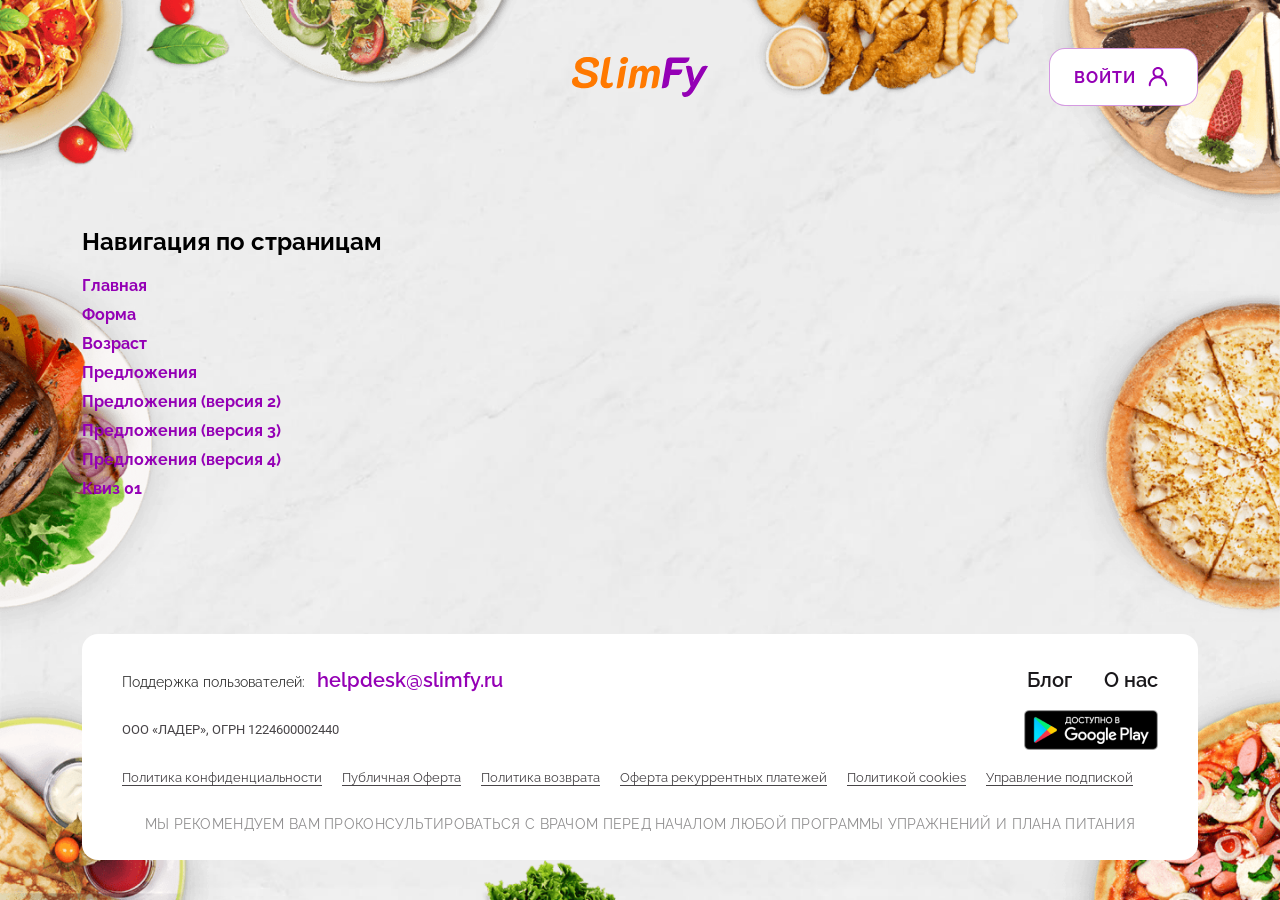
<file: index.html>
<!DOCTYPE html>
<html lang="ru">
	<head>
		<meta charset="UTF-8">
		<meta http-equiv="X-UA-Compatible" content="IE=edge">
		<meta name="viewport" content="width=device-width, initial-scale=1.0">
		<link rel="shortcut icon" href="img/favicon_x32.png" type="image/png">
		<meta name="keywords" content="">
		<meta name="description" content="">
		<meta name="robots" content="noindex, nofollow">
		<title>Навигация по страницам</title><script>setHeaightVariable();window.addEventListener('resize', setHeaightVariable);function setHeaightVariable() {let vh = window.innerHeight * 0.01;document.documentElement.style.setProperty('--vh', `${vh}px`);}</script>
		<link rel="stylesheet" href="css/style.css">
	</head>
	<body> 
		<div class="wrapper"> 
						<!-- header-->
						<header class="header">
							<div class="container">
								<div class="header__container"><a class="header__logo" href="#"> <img src="img/logo.svg" alt=""></a><a class="header__btn" href="#">Войти<img src="img/account.svg" alt=""></a></div>
							</div>
						</header>
						<!--	/header-->
			<main class="main"> 
				<div class="container"> 
					<div class="navpage"> 
						<h1>Навигация по страницам</h1>
						<ul> 
							<li> <a href="home.html">Главная</a></li>
							<li> <a href="form.html">Форма </a></li>
							<li> <a href="age.html">Возраст</a></li>
							<li> <a href="offers.html">Предложения</a></li>
							<li> <a href="offers_v2.html">Предложения (версия 2)</a></li>
							<li> <a href="offers_v3.html">Предложения (версия 3)</a></li>
							<li> <a href="offers_v4.html">Предложения (версия 4)</a></li>
							<li> <a href="quiz_01.html">Квиз 01</a></li>
						</ul>
					</div>
				</div>
			</main>
			<!-- footer-->
			<footer class="footer">
				<div class="container"> 
					<div class="footer__container"> 
						<div class="footer__top"> 
							<div class="footer__text"> <span>Поддержка пользователей:</span><a href="mailto:helpdesk@slimfy.ru">helpdesk@slimfy.ru</a></div>
							<div class="footer__nav"> 
								<ul>
									<li> <a href="#">Блог</a></li>
									<li> <a href="#">О нас</a></li>
								</ul>
							</div>
						</div>
						<div class="footer__center"> 
							<div class="footer__name">ООО «ЛАДЕР», ОГРН 1224600002440</div><a class="footer__market" href="#"> <img src="img/google-play-badge.png" alt="" srcset="img/google-play-badge@2x.png 2x"></a>
						</div>
						<div class="footer__bottom"> 
							<div class="footer__list"> 
								<ul>
									<li> <a href="#">Политика конфиденциальности</a></li>
									<li> <a href="#">Публичная Оферта</a></li>
									<li> <a href="#">Политика возврата</a></li>
									<li> <a href="#">Оферта рекуррентных платежей</a></li>
									<li> <a href="#">Политикой cookies</a></li>
									<li> <a href="#">Управление подпиской</a></li>
								</ul>
							</div>
						</div>
						<div class="footer__ps">Мы рекомендуем вам проконсультироваться с врачом перед началом любой программы упражнений и плана питания</div>
					</div>
				</div>
			</footer>
			<!--	/footer-->
		</div>
		<script src="js/libs/jquery.min.js"> </script>
		<script src="js/libs/bootstrap.bundle.min.js"> </script>
		<script src="js/libs/jquery.mailtip.js"> </script>
		<script src="js/scripts.js"></script>
	</body>
</html>
</file>
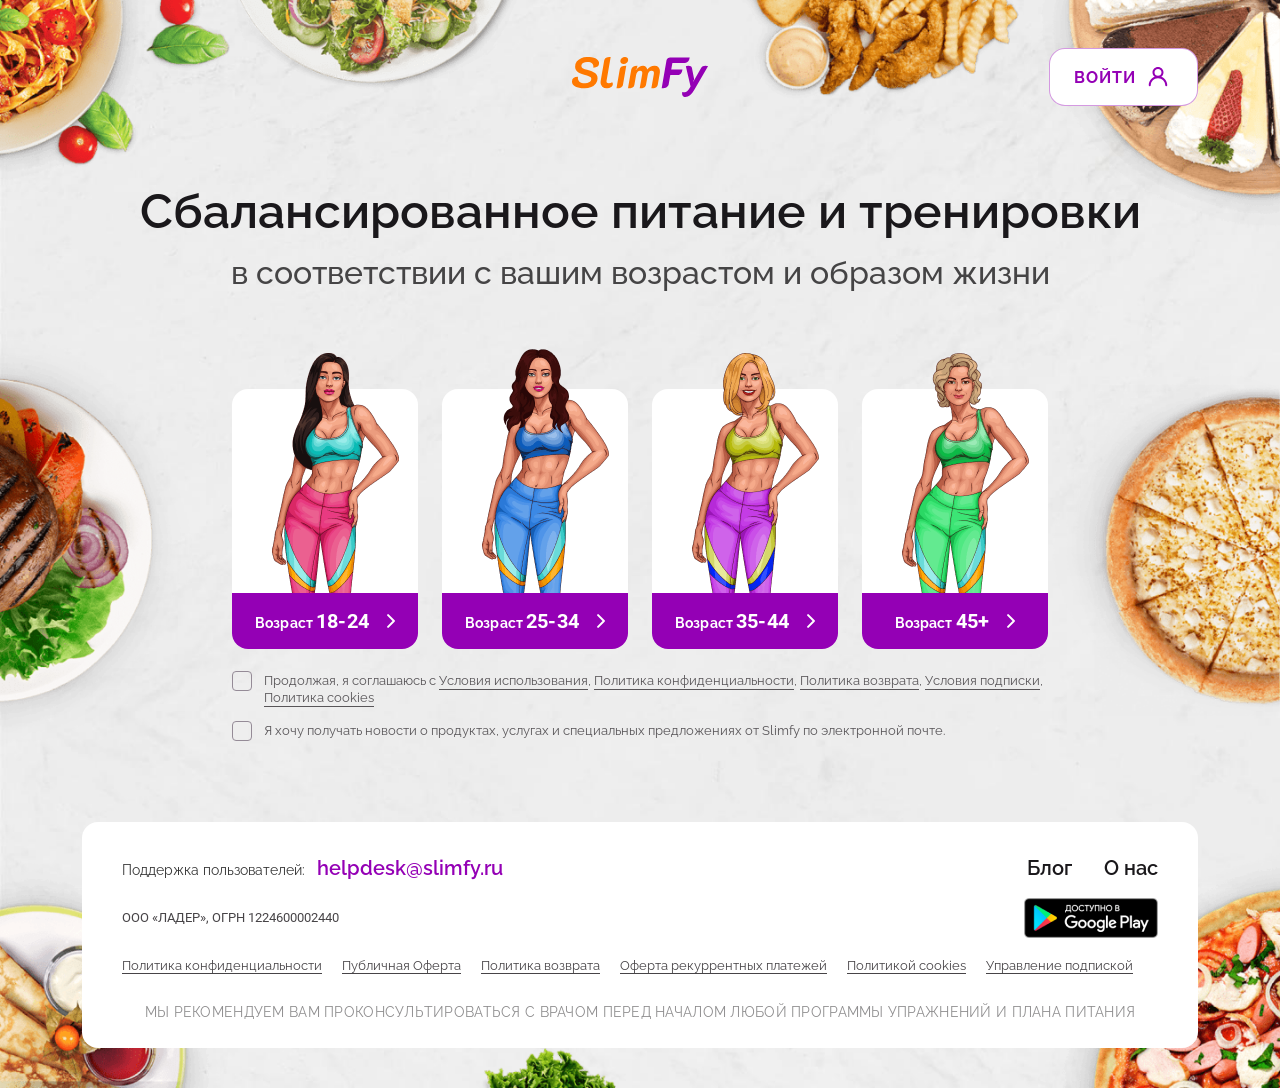
<file: age.html>
<!DOCTYPE html>
<html lang="ru">
	<head>
		<meta charset="UTF-8">
		<meta http-equiv="X-UA-Compatible" content="IE=edge">
		<meta name="viewport" content="width=device-width, initial-scale=1.0">
		<link rel="shortcut icon" href="img/favicon_x32.png" type="image/png">
		<meta name="keywords" content="">
		<meta name="description" content="">
		<meta name="robots" content="noindex, nofollow">
		<title>Возраст</title><script>setHeaightVariable();window.addEventListener('resize', setHeaightVariable);function setHeaightVariable() {let vh = window.innerHeight * 0.01;document.documentElement.style.setProperty('--vh', `${vh}px`);}</script>
		<link rel="stylesheet" href="css/style.css">
	</head>
	<body> 
		<div class="wrapper"> 
						<!-- header-->
						<header class="header">
							<div class="container">
								<div class="header__container"><a class="header__logo" href="#"> <img src="img/logo.svg" alt=""></a><a class="header__btn" href="#">Войти<img src="img/account.svg" alt=""></a></div>
							</div>
						</header>
						<!--	/header-->
			<main class="main"> 
				<!-- age-->
				<div class="age">
					<div class="container"> 
						<div class="age__title">Сбалансированное питание и тренировки</div>
						<div class="age__text">в соответствии с вашим возрастом и образом жизни</div>
						<form class="age__items" action="#"> 
							<div class="row"> 
								<div class="col-lg-3 col-6"> 
									<button class="age__item" type="submit" onclick="setValue(20)"> 
										<div class="age__img"> <img src="img/wooman_01.png" alt="" srcset="img/wooman_01@2x.png 2x"></div>
										<div class="age__btn">Возраст <span>18-24</span>
											<svg width="8" height="14" viewBox="0 0 8 14" fill="none" xmlns="http://www.w3.org/2000/svg">
												<path d="M1.08331 1.16659L6.91665 6.99992L1.08331 12.8333" stroke="white" stroke-width="2" stroke-linecap="round" stroke-linejoin="round"></path>
											</svg>
										</div>
									</button>
								</div>
								<div class="col-lg-3 col-6"> 
									<button class="age__item" type="submit" onclick="setValue(20)"> 
										<div class="age__img"> <img src="img/wooman_02.png" alt="" srcset="img/wooman_02@2x.png 2x"></div>
										<div class="age__btn">Возраст <span>25-34</span>
											<svg width="8" height="14" viewBox="0 0 8 14" fill="none" xmlns="http://www.w3.org/2000/svg">
												<path d="M1.08331 1.16659L6.91665 6.99992L1.08331 12.8333" stroke="white" stroke-width="2" stroke-linecap="round" stroke-linejoin="round"></path>
											</svg>
										</div>
									</button>
								</div>
								<div class="col-lg-3 col-6"> 
									<button class="age__item" type="submit" onclick="setValue(20)"> 
										<div class="age__img"> <img src="img/wooman_03.png" alt="" srcset="img/wooman_03@2x.png 2x"></div>
										<div class="age__btn">Возраст <span>35-44</span>
											<svg width="8" height="14" viewBox="0 0 8 14" fill="none" xmlns="http://www.w3.org/2000/svg">
												<path d="M1.08331 1.16659L6.91665 6.99992L1.08331 12.8333" stroke="white" stroke-width="2" stroke-linecap="round" stroke-linejoin="round"></path>
											</svg>
										</div>
									</button>
								</div>
								<div class="col-lg-3 col-6"> 
									<button class="age__item" type="submit" onclick="setValue(20)"> 
										<div class="age__img"> <img src="img/wooman_04.png" alt="" srcset="img/wooman_04@2x.png 2x"></div>
										<div class="age__btn">Возраст <span>45+</span>
											<svg width="8" height="14" viewBox="0 0 8 14" fill="none" xmlns="http://www.w3.org/2000/svg">
												<path d="M1.08331 1.16659L6.91665 6.99992L1.08331 12.8333" stroke="white" stroke-width="2" stroke-linecap="round" stroke-linejoin="round"></path>
											</svg>
										</div>
									</button>
								</div>
							</div>
						</form>
						<div class="age__approvals"> 
							<div class="welcome__approval"> 
								<input id="approval_0" type="checkbox">
								<label for="approval_0"> <span class="welcome__approval-checkbox"> </span><span class="welcome__approval-text">Продолжая, я соглашаюсь c <a href="#">Условия использования</a>, <a href="#">Политика конфиденциальности</a>, <a href="#">Политика возврата</a>, <a href="#">Условия подписки</a>, <a href="#">Политика cookies</a></span></label>
							</div>
							<div class="welcome__approval"> 
								<input id="approval_1" type="checkbox">
								<label for="approval_1"> <span class="welcome__approval-checkbox"> </span><span class="welcome__approval-text">Я хочу получать новости о продуктах, услугах и специальных предложениях от Slimfy по электронной почте.</span></label>
							</div>
						</div>
					</div>
				</div>
				<!--	/age-->
			</main>
			<!-- footer-->
			<footer class="footer">
				<div class="container"> 
					<div class="footer__container"> 
						<div class="footer__top"> 
							<div class="footer__text"> <span>Поддержка пользователей:</span><a href="mailto:helpdesk@slimfy.ru">helpdesk@slimfy.ru</a></div>
							<div class="footer__nav"> 
								<ul>
									<li> <a href="#">Блог</a></li>
									<li> <a href="#">О нас</a></li>
								</ul>
							</div>
						</div>
						<div class="footer__center"> 
							<div class="footer__name">ООО «ЛАДЕР», ОГРН 1224600002440</div><a class="footer__market" href="#"> <img src="img/google-play-badge.png" alt="" srcset="img/google-play-badge@2x.png 2x"></a>
						</div>
						<div class="footer__bottom"> 
							<div class="footer__list"> 
								<ul>
									<li> <a href="#">Политика конфиденциальности</a></li>
									<li> <a href="#">Публичная Оферта</a></li>
									<li> <a href="#">Политика возврата</a></li>
									<li> <a href="#">Оферта рекуррентных платежей</a></li>
									<li> <a href="#">Политикой cookies</a></li>
									<li> <a href="#">Управление подпиской</a></li>
								</ul>
							</div>
						</div>
						<div class="footer__ps">Мы рекомендуем вам проконсультироваться с врачом перед началом любой программы упражнений и плана питания</div>
					</div>
				</div>
			</footer>
			<!--	/footer-->
		</div>
		<script src="js/libs/jquery.min.js"> </script>
		<script src="js/libs/bootstrap.bundle.min.js"> </script>
		<script src="js/libs/jquery.mailtip.js"> </script>
		<script src="js/scripts.js"></script>
	</body>
</html>
</file>
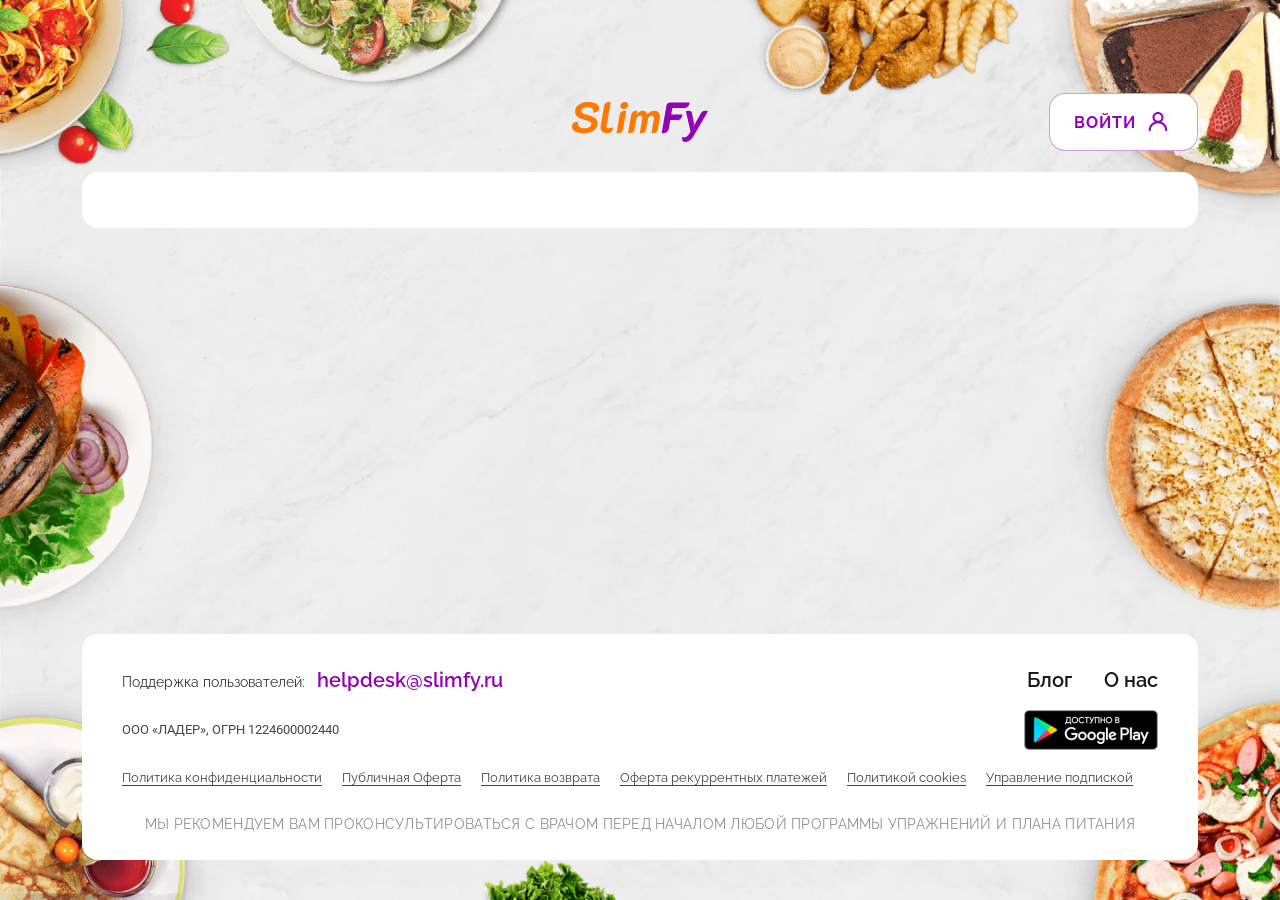
<file: email.html>
<!DOCTYPE html>
<html lang="ru">
	<head>
		<meta charset="UTF-8">
		<meta http-equiv="X-UA-Compatible" content="IE=edge">
		<meta name="viewport" content="width=device-width, initial-scale=1.0">
		<meta name="keywords" content="">
		<meta name="description" content="">
		<title>Ввести почту</title>
		<meta name="robots" content="noindex, nofollow">
		<link rel="stylesheet" href="css/style.css">
	</head>
	<body> 
		<div class="wrapper"> 
			<!-- header-->
			<header class="header">
				<div class="container">
					<div class="header__container header__container--sticker"> <a class="header__logo" href="#"> <img src="img/logo.svg" alt=""></a><a class="header__btn" href="#">Войти<img src="img/account.svg" alt=""></a></div>
				</div>
			</header>
			<!--	/header-->
			<main class="main"> 
				<!-- email-->
				<div class="email">
					<div class="container"> 
						<h1 class="email__title"> </h1>
						<div class="email__text"> </div>
						<div class="email__input"> 
							<div class="input"> 
								<input type="text" name="email" required>
							</div>
						</div>
					</div>
				</div>
				<!--	/email-->
			</main>
			<!-- footer-->
			<footer class="footer">
				<div class="container"> 
					<div class="footer__container"> 
						<div class="footer__top"> 
							<div class="footer__text"> <span>Поддержка пользователей:</span><a href="mailto:helpdesk@slimfy.ru">helpdesk@slimfy.ru</a></div>
							<div class="footer__nav"> 
								<ul>
									<li> <a href="#">Блог</a></li>
									<li> <a href="#">О нас</a></li>
								</ul>
							</div>
						</div>
						<div class="footer__center"> 
							<div class="footer__name">ООО «ЛАДЕР», ОГРН 1224600002440</div><a class="footer__market" href="#"> <img src="img/google-play-badge.png" alt="" srcset="img/google-play-badge@2x.png 2x"></a>
						</div>
						<div class="footer__bottom"> 
							<div class="footer__list"> 
								<ul>
									<li> <a href="#">Политика конфиденциальности</a></li>
									<li> <a href="#">Публичная Оферта</a></li>
									<li> <a href="#">Политика возврата</a></li>
									<li> <a href="#">Оферта рекуррентных платежей</a></li>
									<li> <a href="#">Политикой cookies</a></li>
									<li> <a href="#">Управление подпиской</a></li>
								</ul>
							</div>
						</div>
						<div class="footer__ps">Мы рекомендуем вам проконсультироваться с врачом перед началом любой программы упражнений и плана питания</div>
					</div>
				</div>
			</footer>
			<!--	/footer-->
		</div>
		<script src="js/libs/jquery.min.js"> </script>
		<script src="js/scripts.js"></script>
	</body>
</html>
</file>
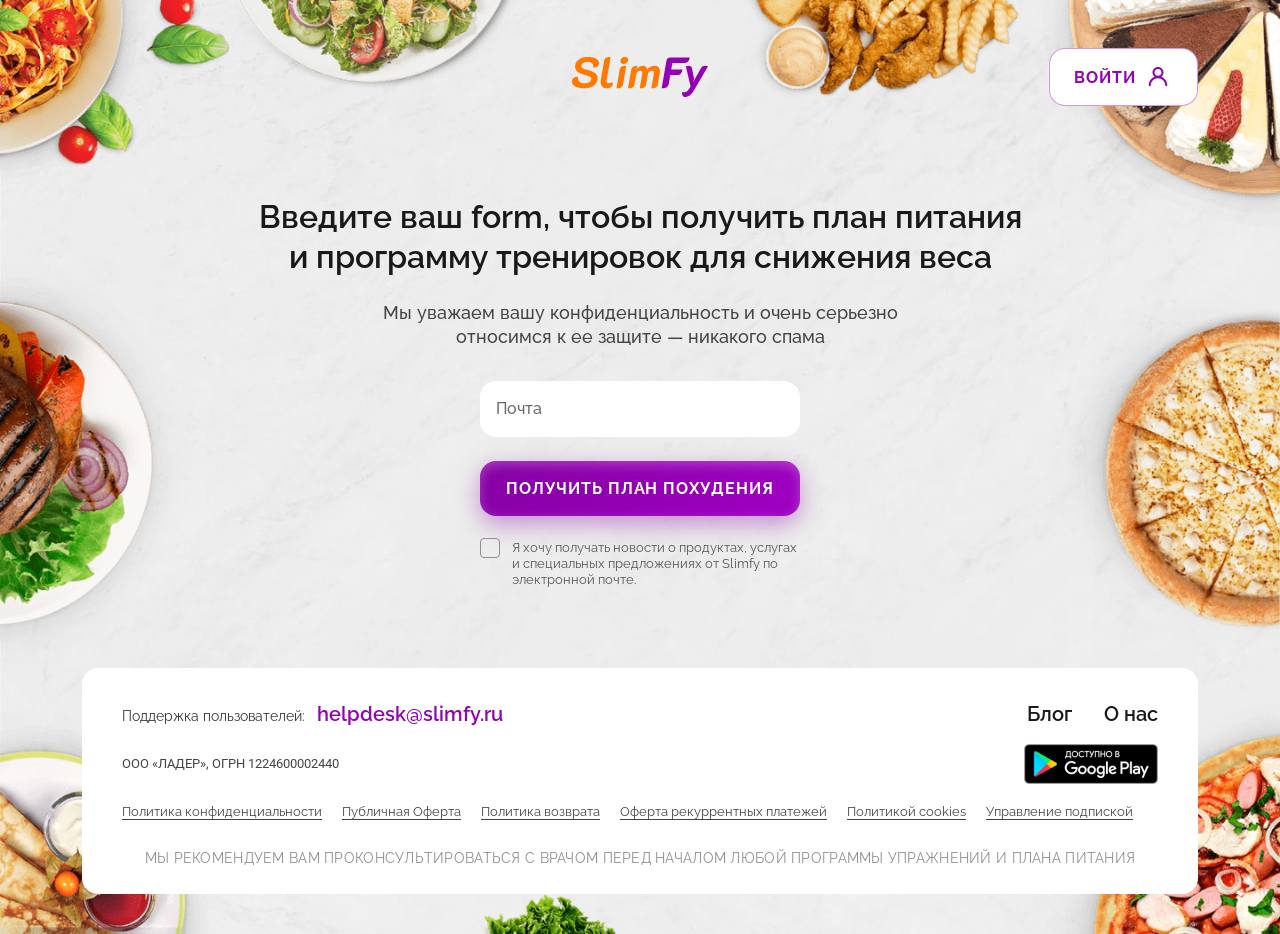
<file: form.html>
<!DOCTYPE html>
<html lang="ru">
	<head>
		<meta charset="UTF-8">
		<meta http-equiv="X-UA-Compatible" content="IE=edge">
		<meta name="viewport" content="width=device-width, initial-scale=1.0">
		<link rel="shortcut icon" href="img/favicon_x32.png" type="image/png">
		<meta name="keywords" content="">
		<meta name="description" content="">
		<meta name="robots" content="noindex, nofollow">
		<title>Форма</title><script>setHeaightVariable();window.addEventListener('resize', setHeaightVariable);function setHeaightVariable() {let vh = window.innerHeight * 0.01;document.documentElement.style.setProperty('--vh', `${vh}px`);}</script>
		<link rel="stylesheet" href="css/style.css">
	</head>
	<body> 
		<div class="wrapper"> 
						<!-- header-->
						<header class="header">
							<div class="container">
								<div class="header__container"><a class="header__logo" href="#"> <img src="img/logo.svg" alt=""></a><a class="header__btn" href="#">Войти<img src="img/account.svg" alt=""></a></div>
							</div>
						</header>
						<!--	/header-->
			<main class="main"> 
				<!-- form-->
				<div class="form">
					<div class="container"> 
						<div class="form__container"> 
							<h1 class="form__title">Введите ваш form, чтобы получить план питания и программу тренировок для снижения веса</h1>
							<div class="form__text">Мы уважаем вашу конфиденциальность и очень серьезно относимся к ее защите — никакого спама</div>
							<form class="form__form" action="#"> 
								<div class="form__input"> 
									<div class="input"> 
										<input class="mailtip" id="email" type="text" name="form" required data-domains="yandex.ru, gmail.com, mail.ru, msn.com, hotmail.com, outlook.com, yahoo.com">
										<div class="input__label">Почта</div>
									</div>
								</div>
								<div class="form__btn"> 
									<button class="btn-shadow" type="submit"><span>Получить план похудения</span></button>
								</div>
								<div class="form__approval"> 
									<div class="welcome__approval"> 
										<input id="approval_1" type="checkbox">
										<label for="approval_1"> <span class="welcome__approval-checkbox"> </span><span class="welcome__approval-text">Я хочу получать новости о продуктах, услугах и специальных предложениях от Slimfy по электронной почте.</span></label>
									</div>
								</div>
							</form>
						</div>
					</div>
				</div>
				<!--	/form-->
			</main>
			<!-- footer-->
			<footer class="footer">
				<div class="container"> 
					<div class="footer__container"> 
						<div class="footer__top"> 
							<div class="footer__text"> <span>Поддержка пользователей:</span><a href="mailto:helpdesk@slimfy.ru">helpdesk@slimfy.ru</a></div>
							<div class="footer__nav"> 
								<ul>
									<li> <a href="#">Блог</a></li>
									<li> <a href="#">О нас</a></li>
								</ul>
							</div>
						</div>
						<div class="footer__center"> 
							<div class="footer__name">ООО «ЛАДЕР», ОГРН 1224600002440</div><a class="footer__market" href="#"> <img src="img/google-play-badge.png" alt="" srcset="img/google-play-badge@2x.png 2x"></a>
						</div>
						<div class="footer__bottom"> 
							<div class="footer__list"> 
								<ul>
									<li> <a href="#">Политика конфиденциальности</a></li>
									<li> <a href="#">Публичная Оферта</a></li>
									<li> <a href="#">Политика возврата</a></li>
									<li> <a href="#">Оферта рекуррентных платежей</a></li>
									<li> <a href="#">Политикой cookies</a></li>
									<li> <a href="#">Управление подпиской</a></li>
								</ul>
							</div>
						</div>
						<div class="footer__ps">Мы рекомендуем вам проконсультироваться с врачом перед началом любой программы упражнений и плана питания</div>
					</div>
				</div>
			</footer>
			<!--	/footer-->
		</div>
		<script src="js/libs/jquery.min.js"> </script>
		<script src="js/libs/bootstrap.bundle.min.js"> </script>
		<script src="js/libs/jquery.mailtip.js"> </script>
		<script src="js/scripts.js"></script>
	</body>
</html>
</file>
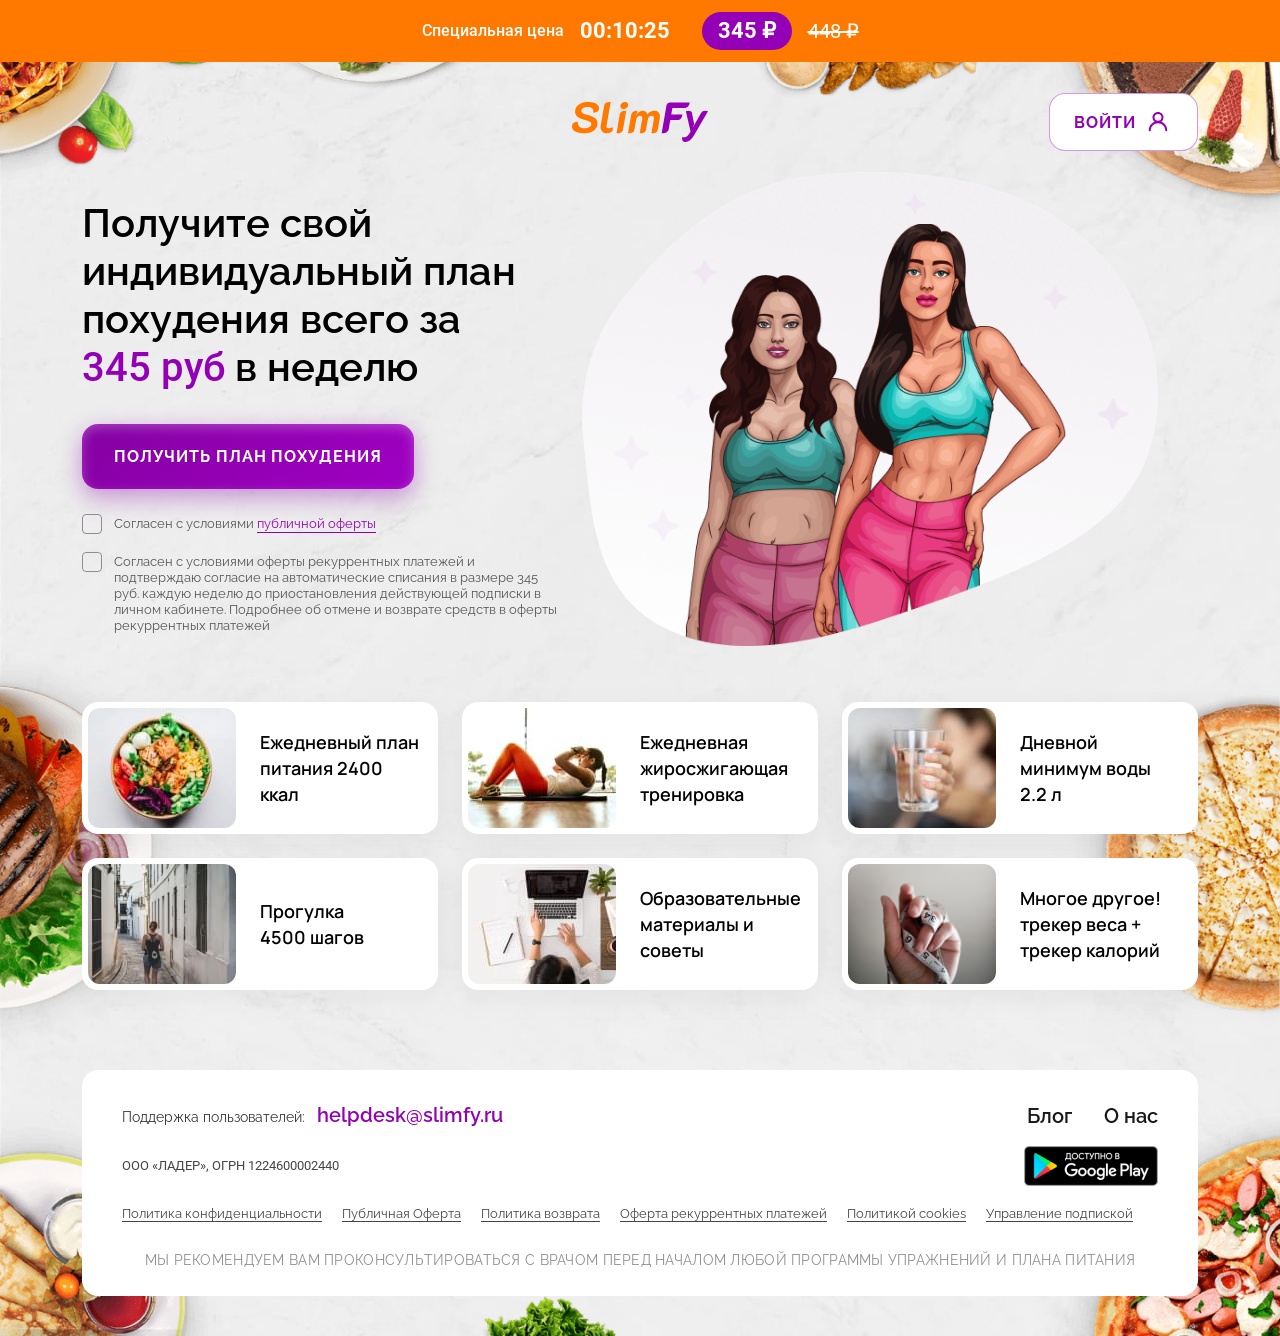
<file: home.html>
<!DOCTYPE html>
<html lang="ru">
	<head>
		<meta charset="UTF-8">
		<meta http-equiv="X-UA-Compatible" content="IE=edge">
		<meta name="viewport" content="width=device-width, initial-scale=1.0">
		<link rel="shortcut icon" href="img/favicon_x32.png" type="image/png">
		<meta name="keywords" content="">
		<meta name="description" content="">
		<meta name="robots" content="noindex, nofollow">
		<title>Главная</title><script>setHeaightVariable();window.addEventListener('resize', setHeaightVariable);function setHeaightVariable() {let vh = window.innerHeight * 0.01;document.documentElement.style.setProperty('--vh', `${vh}px`);}</script>
		<link rel="stylesheet" href="css/style.css">
	</head>
	<body> 
		<div class="wrapper wrapper--offset-bg">
						<!-- header-->
						<header class="header">
							<div class="container">
								<div class="header__container header__container--sticker"> <a class="header__logo" href="#"> <img src="img/logo.svg" alt=""></a><a class="header__btn" href="#">Войти<img src="img/account.svg" alt=""></a></div>
							</div>
						</header>
						<!--	/header-->
			<main class="main"> 
				<!-- sticker-->
				<div class="sticker">
					<div class="container">
						<div class="sticker__container"> 
							<div class="sticker__timer"> 
								<div class="sticker__text">Специальная цена</div>
								<div class="sticker__time">00:10:25</div>
							</div>
							<div class="sticker__pricing"> 
								<div class="sticker__price">345 &#8381;</div>
								<div class="sticker__price-before">448 &#8381;</div>
							</div>
						</div>
					</div>
				</div>
				<!--	/sticker-->
				<!-- welcome-->
				<div class="welcome">
					<div class="container"> 
						<div class="welcome__container"> 
							<div class="welcome__content"> 
								<h1 class="welcome__title">Получите свой индивидуальный план похудения всего за <span>345 руб </span>в неделю</h1>
								<div id="welcomeImgTo"></div>
								<div class="welcome__btn"> 
									<div class="btn-shadow"><span>Получить план похудения</span></div>
								</div>
								<div class="welcome__list"> 
									<div class="welcome__approval"> 
										<input id="approval_0" type="checkbox">
										<label for="approval_0"> <span class="welcome__approval-checkbox"> </span><span class="welcome__approval-text">Согласен с условиями <a href="#">публичной оферты</a></span></label>
									</div>
									<div class="welcome__approval"> 
										<input id="approval_1" type="checkbox">
										<label for="approval_1"> <span class="welcome__approval-checkbox"> </span><span class="welcome__approval-text">Согласен с условиями оферты рекуррентных платежей и подтверждаю согласие на автоматические списания в размере 345 руб. каждую неделю до приостановления действующей подписки в личном кабинете. Подробнее об отмене и возврате средств в оферты рекуррентных платежей</span></label>
									</div>
								</div>
							</div>
							<div id="welcomeImgFrom">
								<div class="welcome__img" id="welcomeImg"><img src="img/welcome.png" alt="" srcset="img/welcome@2x.png 2x"></div>
							</div>
						</div>
					</div>
				</div>
				<!--	/welcome-->
				<!-- items-->
				<div class="items">
					<div class="container"> 
						<div class="items__container"> 
							<div class="row">
								<div class="col-xl-4 col-md-6"> 
									<div class="items__item"> 
										<div class="items__img"> <img src="img/items_01.jpg" alt="" srcset="img/items_01@2x.jpg 2x"></div>
										<div class="items__title">Ежедневный план питания 2400 ккал</div>
									</div>
								</div>
								<div class="col-xl-4 col-md-6"> 
									<div class="items__item"> 
										<div class="items__img"> <img src="img/items_02.jpg" alt="" srcset="img/items_02@2x.jpg 2x"></div>
										<div class="items__title">Ежедневная жиросжигающая тренировка</div>
									</div>
								</div>
								<div class="col-xl-4 col-md-6"> 
									<div class="items__item"> 
										<div class="items__img"> <img src="img/items_03.jpg" alt="" srcset="img/items_03@2x.jpg 2x"></div>
										<div class="items__title">Дневной минимум воды 2.2 л</div>
									</div>
								</div>
								<div class="col-xl-4 col-md-6"> 
									<div class="items__item"> 
										<div class="items__img"> <img src="img/items_04.jpg" alt="" srcset="img/items_04@2x.jpg 2x"></div>
										<div class="items__title">Прогулка <br>4500 шагов</div>
									</div>
								</div>
								<div class="col-xl-4 col-md-6"> 
									<div class="items__item"> 
										<div class="items__img"> <img src="img/items_05.jpg" alt="" srcset="img/items_05@2x.jpg 2x"></div>
										<div class="items__title">Образовательные материалы и советы</div>
									</div>
								</div>
								<div class="col-xl-4 col-md-6"> 
									<div class="items__item"> 
										<div class="items__img"> <img src="img/items_06.jpg" alt="" srcset="img/items_06@2x.jpg 2x"></div>
										<div class="items__title">Многое другое! трекер веса + трекер калорий </div>
									</div>
								</div>
							</div>
						</div>
					</div>
				</div>
				<!--	/items-->
			</main>
			<!-- footer-->
			<footer class="footer">
				<div class="container"> 
					<div class="footer__container"> 
						<div class="footer__top"> 
							<div class="footer__text"> <span>Поддержка пользователей:</span><a href="mailto:helpdesk@slimfy.ru">helpdesk@slimfy.ru</a></div>
							<div class="footer__nav"> 
								<ul>
									<li> <a href="#">Блог</a></li>
									<li> <a href="#">О нас</a></li>
								</ul>
							</div>
						</div>
						<div class="footer__center"> 
							<div class="footer__name">ООО «ЛАДЕР», ОГРН 1224600002440</div><a class="footer__market" href="#"> <img src="img/google-play-badge.png" alt="" srcset="img/google-play-badge@2x.png 2x"></a>
						</div>
						<div class="footer__bottom"> 
							<div class="footer__list"> 
								<ul>
									<li> <a href="#">Политика конфиденциальности</a></li>
									<li> <a href="#">Публичная Оферта</a></li>
									<li> <a href="#">Политика возврата</a></li>
									<li> <a href="#">Оферта рекуррентных платежей</a></li>
									<li> <a href="#">Политикой cookies</a></li>
									<li> <a href="#">Управление подпиской</a></li>
								</ul>
							</div>
						</div>
						<div class="footer__ps">Мы рекомендуем вам проконсультироваться с врачом перед началом любой программы упражнений и плана питания</div>
					</div>
				</div>
			</footer>
			<!--	/footer-->
		</div>
		<script src="js/libs/jquery.min.js"> </script>
		<script src="js/libs/bootstrap.bundle.min.js"> </script>
		<script src="js/libs/jquery.mailtip.js"> </script>
		<script src="js/scripts.js"></script>
	</body>
</html>
</file>
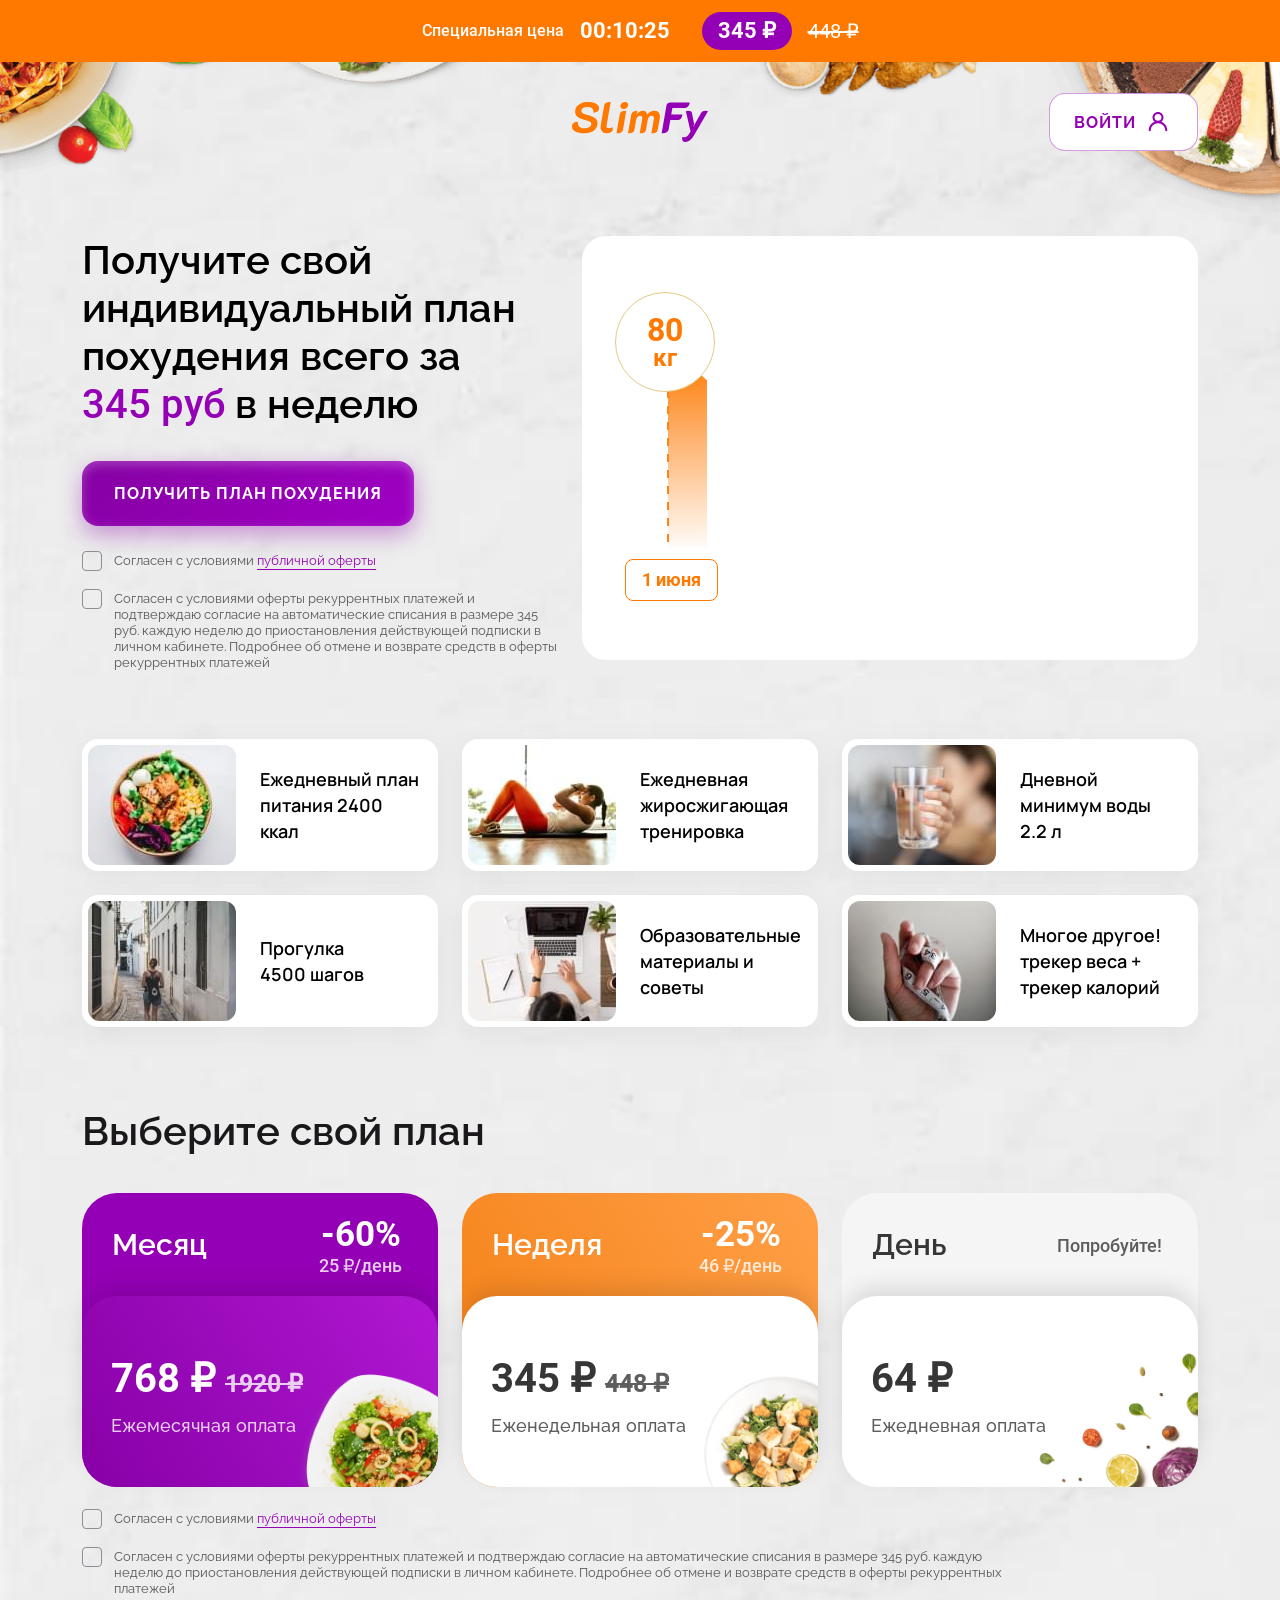
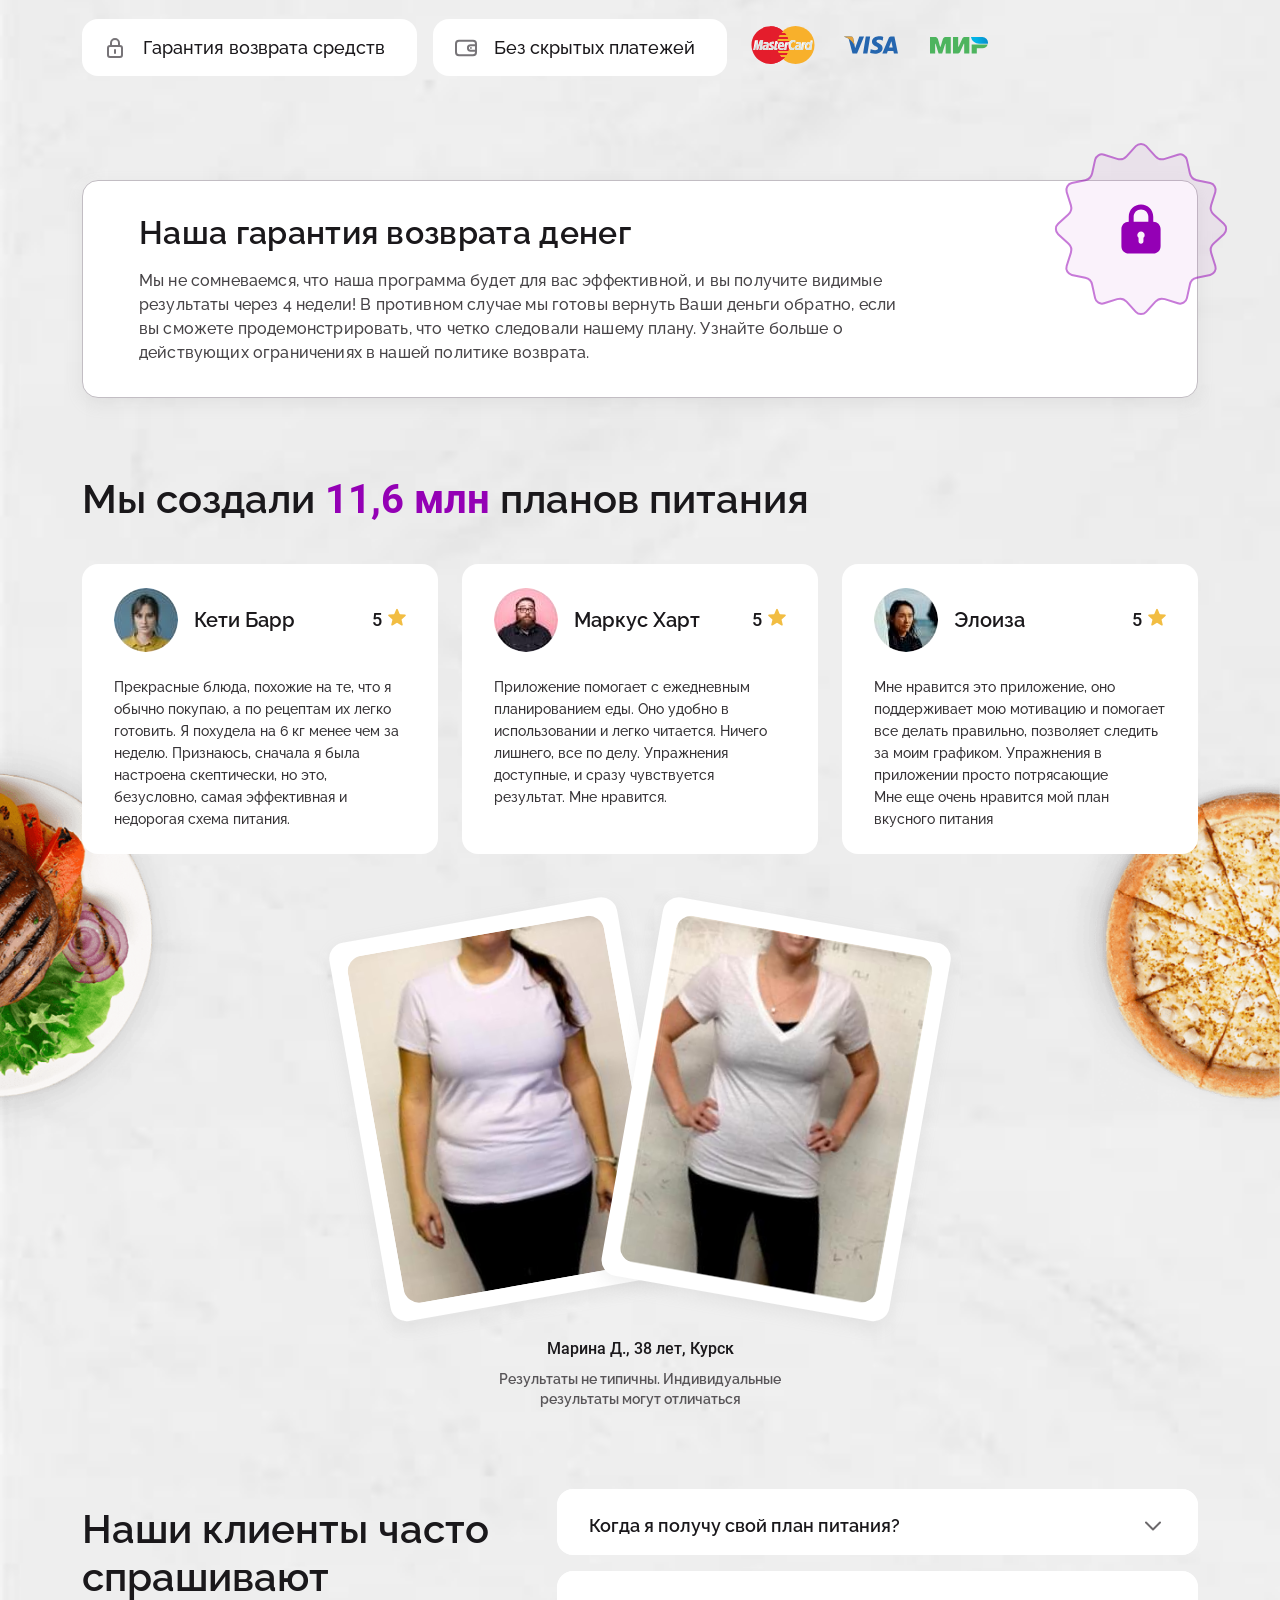
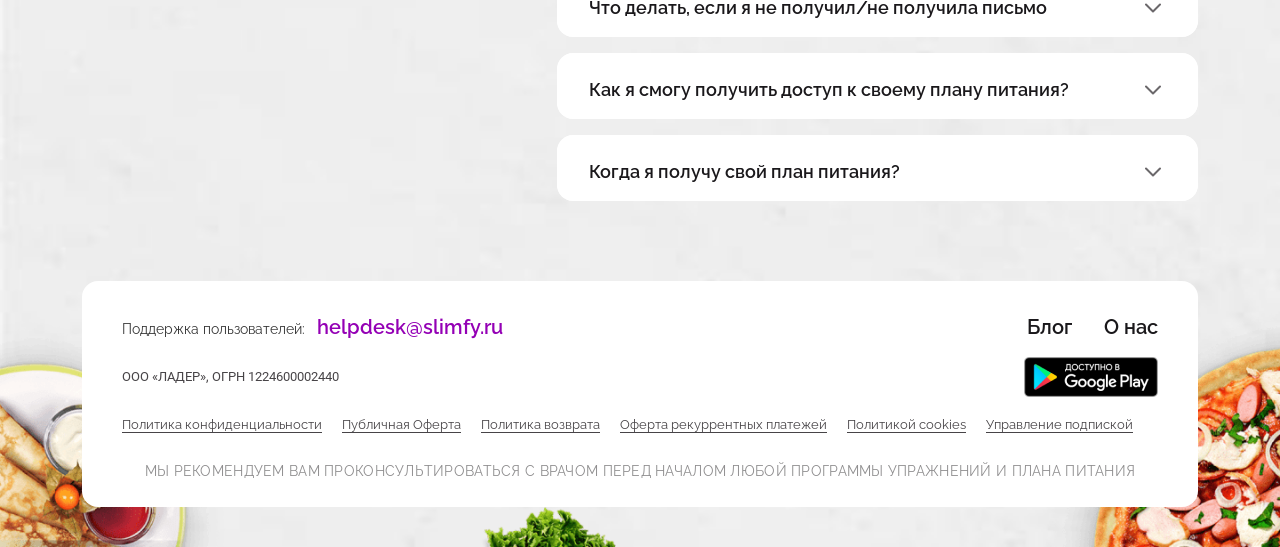
<file: offers.html>
<!DOCTYPE html>
<html lang="ru">
	<head>
		<meta charset="UTF-8">
		<meta http-equiv="X-UA-Compatible" content="IE=edge">
		<meta name="viewport" content="width=device-width, initial-scale=1.0">
		<link rel="shortcut icon" href="img/favicon_x32.png" type="image/png">
		<meta name="keywords" content="">
		<meta name="description" content="">
		<meta name="robots" content="noindex, nofollow">
		<title>Предложения</title><script>setHeaightVariable();window.addEventListener('resize', setHeaightVariable);function setHeaightVariable() {let vh = window.innerHeight * 0.01;document.documentElement.style.setProperty('--vh', `${vh}px`);}</script>
		<link rel="stylesheet" href="css/style.css">
	</head>
	<body> 
		<div class="wrapper wrapper--offset-bg"> 
						<!-- header-->
						<header class="header">
							<div class="container">
								<div class="header__container header__container--sticker"> <a class="header__logo" href="#"> <img src="img/logo.svg" alt=""></a><a class="header__btn" href="#">Войти<img src="img/account.svg" alt=""></a></div>
							</div>
						</header>
						<!--	/header-->
			<main class="main"> 
				<!-- sticker-->
				<div class="sticker">
					<div class="container">
						<div class="sticker__container"> 
							<div class="sticker__timer"> 
								<div class="sticker__text">Специальная цена</div>
								<div class="sticker__time">00:10:25</div>
							</div>
							<div class="sticker__pricing"> 
								<div class="sticker__price">345 &#8381;</div>
								<div class="sticker__price-before">448 &#8381;</div>
							</div>
						</div>
					</div>
				</div>
				<!--	/sticker-->
				<!-- welcome-->
				<div class="welcome welcome--chart">
					<div class="container"> 
						<div class="welcome__container"> 
							<div class="welcome__content"> 
								<h1 class="welcome__title">Получите свой индивидуальный план похудения всего за <span>345 руб </span>в неделю</h1>
								<div id="welcomeChartTo"></div>
								<div class="welcome__btn"> 
									<div class="btn-shadow"><span>Получить план похудения</span></div>
								</div>
								<div class="welcome__list"> 
									<div class="welcome__approval"> 
										<input id="approval_0" type="checkbox">
										<label for="approval_0"> <span class="welcome__approval-checkbox"> </span><span class="welcome__approval-text">Согласен с условиями <a href="#">публичной оферты</a></span></label>
									</div>
									<div class="welcome__approval"> 
										<input id="approval_1" type="checkbox">
										<label for="approval_1"> <span class="welcome__approval-checkbox"> </span><span class="welcome__approval-text">Согласен с условиями оферты рекуррентных платежей и подтверждаю согласие на автоматические списания в размере 345 руб. каждую неделю до приостановления действующей подписки в личном кабинете. Подробнее об отмене и возврате средств в оферты рекуррентных платежей</span></label>
									</div>
								</div>
							</div>
							<div id="welcomeChartFrom">
								<div class="welcome__chart" id="welcomeChart">
									<!-- chart-->
									<div class="chart">
										<div class="chart__container">
											<div class="chart__bg"><img src="img/chart_bg.svg" alt="">
												<div class="chart__after"></div>
											</div>
											<div class="chart__kg">80<span>кг</span></div>
											<div class="chart__target">Ваша цель</div>
											<div class="chart__start-date">1 июня</div>
											<div class="chart__finish-date">29 июня</div>
										</div>
									</div>
									<!--	/chart-->
								</div>
							</div>
						</div>
					</div>
				</div>
				<!--	/welcome-->
				<!-- items-->
				<div class="items">
					<div class="container"> 
						<div class="items__container"> 
							<div class="row">
								<div class="col-xl-4 col-md-6"> 
									<div class="items__item"> 
										<div class="items__img"> <img src="img/items_01.jpg" alt="" srcset="img/items_01@2x.jpg 2x"></div>
										<div class="items__title">Ежедневный план питания 2400 ккал</div>
									</div>
								</div>
								<div class="col-xl-4 col-md-6"> 
									<div class="items__item"> 
										<div class="items__img"> <img src="img/items_02.jpg" alt="" srcset="img/items_02@2x.jpg 2x"></div>
										<div class="items__title">Ежедневная жиросжигающая тренировка</div>
									</div>
								</div>
								<div class="col-xl-4 col-md-6"> 
									<div class="items__item"> 
										<div class="items__img"> <img src="img/items_03.jpg" alt="" srcset="img/items_03@2x.jpg 2x"></div>
										<div class="items__title">Дневной минимум воды 2.2 л</div>
									</div>
								</div>
								<div class="col-xl-4 col-md-6"> 
									<div class="items__item"> 
										<div class="items__img"> <img src="img/items_04.jpg" alt="" srcset="img/items_04@2x.jpg 2x"></div>
										<div class="items__title">Прогулка <br>4500 шагов</div>
									</div>
								</div>
								<div class="col-xl-4 col-md-6"> 
									<div class="items__item"> 
										<div class="items__img"> <img src="img/items_05.jpg" alt="" srcset="img/items_05@2x.jpg 2x"></div>
										<div class="items__title">Образовательные материалы и советы</div>
									</div>
								</div>
								<div class="col-xl-4 col-md-6"> 
									<div class="items__item"> 
										<div class="items__img"> <img src="img/items_06.jpg" alt="" srcset="img/items_06@2x.jpg 2x"></div>
										<div class="items__title">Многое другое! трекер веса + трекер калорий </div>
									</div>
								</div>
							</div>
						</div>
					</div>
				</div>
				<!--	/items-->
				<!-- tariffs-->
				<div class="tariffs">
					<div class="container"> 
						<h2 class="tariffs__title">Выберите свой план</h2>
						<form class="tariffs__items" action="#"> 
							<div class="row justify-content-center">
								<div class="col-lg-4 col-md-6">
									<button class="tariffs__item tariffs__item--month" type="submit"> 
										<div class="tariffs__head"> 
											<div class="tariffs__name">Месяц </div>
											<div class="tariffs__rate">-60%<span>25 &#8381;/день</span></div>
										</div>
										<div class="tariffs__card"> 
											<div class="tariffs__price">768 &#8381;<span>1920 &#8381;</span></div>
											<div class="tariffs__text">Ежемесячная оплата</div>
										</div>
									</button>
								</div>
								<div class="col-lg-4 col-md-6">
									<button class="tariffs__item tariffs__item--week" type="submit"> 
										<div class="tariffs__head"> 
											<div class="tariffs__name">Неделя</div>
											<div class="tariffs__rate">-25%<span>46 &#8381;/день</span></div>
										</div>
										<div class="tariffs__card"> 
											<div class="tariffs__price">345 &#8381;<span>448 &#8381; </span></div>
											<div class="tariffs__text">Еженедельная оплата</div>
										</div>
									</button>
								</div>
								<div class="col-lg-4 col-md-6">
									<button class="tariffs__item tariffs__item--day" type="submit"> 
										<div class="tariffs__head"> 
											<div class="tariffs__name">День</div>
											<div class="tariffs__rate"> <span>Попробуйте!</span></div>
										</div>
										<div class="tariffs__card"> 
											<div class="tariffs__price">64 &#8381;</div>
											<div class="tariffs__text">Ежедневная оплата</div>
										</div>
									</button>
								</div>
							</div>
						</form>
						<div class="tariffs__approvals"> 
							<div class="welcome__approval"> 
								<input id="approval_2" type="checkbox">
								<label for="approval_2"> <span class="welcome__approval-checkbox"> </span><span class="welcome__approval-text">Согласен с условиями <a href="#">публичной оферты</a></span></label>
							</div>
							<div class="welcome__approval"> 
								<input id="approval_3" type="checkbox">
								<label for="approval_3"> <span class="welcome__approval-checkbox"> </span><span class="welcome__approval-text">Согласен с условиями оферты рекуррентных платежей и подтверждаю согласие на автоматические списания в размере 345 руб. каждую неделю до приостановления действующей подписки в личном кабинете. Подробнее об отмене и возврате средств в оферты рекуррентных платежей</span></label>
							</div>
						</div>
						<div class="tariffs__pays"> 
							<div class="tariffs__pays-items"> 
								<div class="tariffs__pays-items-row">
									<div class="tariffs__pays-item"> <img src="img/padlock.svg" alt="">Гарантия возврата средств</div>
									<div class="tariffs__pays-item"> <img src="img/wallet.svg" alt="">Без скрытых платежей</div>
								</div>
							</div>
							<div class="tariffs__icons"> 
								<div class="tariffs__icons-row"> 
									<div class="tariffs__icon"> <img src="img/mastercard.svg" alt=""></div>
									<div class="tariffs__icon"> <img src="img/visa.svg" alt=""></div>
									<div class="tariffs__icon"> <img src="img/mir.svg" alt=""></div>
								</div>
							</div>
						</div>
					</div>
				</div>
			</main>
			<!--	/tariffs-->
			<!-- warranty-->
			<div class="warranty">
				<div class="container"> 
					<div class="warranty__container"> 
						<h2 class="warranty__title d-none d-md-block">Наша гарантия возврата денег</h2>
						<h2 class="warranty__title d-block d-md-none">Наша гарантия <br>возврата денег</h2>
						<div class="warranty__text">Мы не сомневаемся, что наша программа будет для вас эффективной, и вы получите видимые результаты через 4 недели! В противном случае мы готовы вернуть Ваши деньги обратно, если вы сможете продемонстрировать, что четко следовали нашему плану. Узнайте больше о действующих ограничениях в нашей политике возврата.</div>
						<div class="warranty__icon"> <img src="img/lock.svg" alt=""></div>
					</div>
				</div>
			</div>
			<!--	/warranty-->
			<!-- comments-->
			<div class="comments">
				<div class="container"> 
					<h2 class="comments__title">Мы создали <span>11,6 млн </span>планов питания</h2>
					<div class="comments__items"> 
						<div class="row justify-content-center"> 
							<div class="col-lg-4 col-md-6"> 
								<div class="comments__item"> 
									<div class="comments__head"> 
										<div class="comments__ava"> <img src="img/ava_01.jpg" alt="" srcset="img/ava_01@2x.jpg 2x"></div>
										<div class="comments__name">Кети Барр
											<div class="comments__rating">5<img src="img/star-2.svg" alt=""></div>
										</div>
									</div>
									<div class="comments__body"> 
										<p>Прекрасные блюда, похожие на те, что я обычно покупаю, а по рецептам их легко готовить. Я похудела на 6 кг менее чем за неделю. Признаюсь, сначала я была настроена скептически, но это, безусловно, самая эффективная и недорогая схема питания.</p>
									</div>
								</div>
							</div>
							<div class="col-lg-4 col-md-6"> 
								<div class="comments__item"> 
									<div class="comments__head"> 
										<div class="comments__ava"> <img src="img/ava_02.jpg" alt="" srcset="img/ava_02@2x.jpg 2x"></div>
										<div class="comments__name">Маркус Харт
											<div class="comments__rating">5<img src="img/star-2.svg" alt=""></div>
										</div>
									</div>
									<div class="comments__body"> 
										<p>Приложение помогает с ежедневным планированием еды. Оно удобно в использовании и легко читается. Ничего лишнего, все по делу. Упражнения доступные, и сразу чувствуется результат. Мне нравится.</p>
									</div>
								</div>
							</div>
							<div class="col-lg-4 col-md-6"> 
								<div class="comments__item"> 
									<div class="comments__head"> 
										<div class="comments__ava"> <img src="img/ava_03.jpg" alt="" srcset="img/ava_03@2x.jpg 2x"></div>
										<div class="comments__name">Элоиза
											<div class="comments__rating">5<img src="img/star-2.svg" alt=""></div>
										</div>
									</div>
									<div class="comments__body"> 
										<p>Мне нравится это приложение, оно поддерживает мою мотивацию и помогает все делать правильно, позволяет следить за моим графиком. Упражнения в приложении просто потрясающие</p>
										<p>Мне еще очень нравится мой план вкусного питания</p>
									</div>
								</div>
							</div>
						</div>
					</div>
				</div>
			</div>
			<!--	/comments-->
			<!-- case-->
			<div class="case">
				<div class="container"> 
					<div class="case__container"> 
						<div class="case__photos"> 
							<div class="case__photo case__photo--before"><img src="img/case_before.jpg" alt="" srcset="img/case_before@2x.jpg 2x"></div>
							<div class="case__photo case__photo--after"><img src="img/case_after.jpg" alt="" srcset="img/case_after@2x.jpg 2x"></div>
						</div>
						<div class="case__content">
							<div class="case__title">Марина Д., 38 лет, Курск</div>
							<div class="case__text">Результаты не типичны. Индивидуальные результаты могут отличаться</div>
						</div>
					</div>
				</div>
			</div>
			<!--	/case-->
			<!-- faq-->
			<div class="faq">
				<div class="container"> 
					<div class="row"> 
						<div class="col-xxl-4 col-xl-5">
							<div class="faq__title">Наши клиенты часто спрашивают</div>
						</div>
						<div class="col-xl-7 offset-xxl-1">
							<div class="faq__accordion"> 
								<!-- accordion bootstrap-->
								<div class="accordionid" id="accordionFaq">
									<div class="accordion-item faq__item">
										<div class="accordion-header">
											<button class="accordion-button faq__button collapsed" type="button" data-bs-toggle="collapse" data-bs-target="#collapse_0" aria-expanded="true" aria-controls="collapse_0">Когда я получу свой план питания?</button>
										</div>
										<div class="accordion-collapse faq__collapse collapse" id="collapse_0" data-bs-parent="#accordionFaq">
											<div class="faq__text">Вы получите доступ к своему персонализированному плану питания <br>сразу же после оплаты</div>
										</div>
									</div>
									<div class="accordion-item faq__item">
										<div class="accordion-header">
											<button class="accordion-button faq__button collapsed" type="button" data-bs-toggle="collapse" data-bs-target="#collapse_1" aria-expanded="true" aria-controls="collapse_1">Что делать, если я не получил/не получила письмо</button>
										</div>
										<div class="accordion-collapse faq__collapse collapse" id="collapse_1" data-bs-parent="#accordionFaq">
											<div class="faq__text">Вы получите доступ к своему персонализированному плану питания <br>сразу же после оплаты</div>
										</div>
									</div>
									<div class="accordion-item faq__item">
										<div class="accordion-header">
											<button class="accordion-button faq__button collapsed" type="button" data-bs-toggle="collapse" data-bs-target="#collapse_2" aria-expanded="true" aria-controls="collapse_2">Как я смогу получить доступ к своему плану питания?</button>
										</div>
										<div class="accordion-collapse faq__collapse collapse" id="collapse_2" data-bs-parent="#accordionFaq">
											<div class="faq__text">Вы получите доступ к своему персонализированному плану питания <br>сразу же после оплаты</div>
										</div>
									</div>
									<div class="accordion-item faq__item">
										<div class="accordion-header">
											<button class="accordion-button faq__button collapsed" type="button" data-bs-toggle="collapse" data-bs-target="#collapse_3" aria-expanded="true" aria-controls="collapse_3">Когда я получу свой план питания?</button>
										</div>
										<div class="accordion-collapse faq__collapse collapse" id="collapse_3" data-bs-parent="#accordionFaq">
											<div class="faq__text">Вы получите доступ к своему персонализированному плану питания <br>сразу же после оплаты</div>
										</div>
									</div>
								</div>
								<!-- /accordion bootstrap-->
							</div>
						</div>
					</div>
				</div>
			</div>
			<!--	/faq-->
			<!-- footer-->
			<footer class="footer">
				<div class="container"> 
					<div class="footer__container"> 
						<div class="footer__top"> 
							<div class="footer__text"> <span>Поддержка пользователей:</span><a href="mailto:helpdesk@slimfy.ru">helpdesk@slimfy.ru</a></div>
							<div class="footer__nav"> 
								<ul>
									<li> <a href="#">Блог</a></li>
									<li> <a href="#">О нас</a></li>
								</ul>
							</div>
						</div>
						<div class="footer__center"> 
							<div class="footer__name">ООО «ЛАДЕР», ОГРН 1224600002440</div><a class="footer__market" href="#"> <img src="img/google-play-badge.png" alt="" srcset="img/google-play-badge@2x.png 2x"></a>
						</div>
						<div class="footer__bottom"> 
							<div class="footer__list"> 
								<ul>
									<li> <a href="#">Политика конфиденциальности</a></li>
									<li> <a href="#">Публичная Оферта</a></li>
									<li> <a href="#">Политика возврата</a></li>
									<li> <a href="#">Оферта рекуррентных платежей</a></li>
									<li> <a href="#">Политикой cookies</a></li>
									<li> <a href="#">Управление подпиской</a></li>
								</ul>
							</div>
						</div>
						<div class="footer__ps">Мы рекомендуем вам проконсультироваться с врачом перед началом любой программы упражнений и плана питания</div>
					</div>
				</div>
			</footer>
			<!--	/footer-->
		</div>
		<script src="js/libs/jquery.min.js"> </script>
		<script src="js/libs/bootstrap.bundle.min.js"> </script>
		<script src="js/libs/jquery.mailtip.js"> </script>
		<script src="js/scripts.js"></script>
	</body>
</html>
</file>
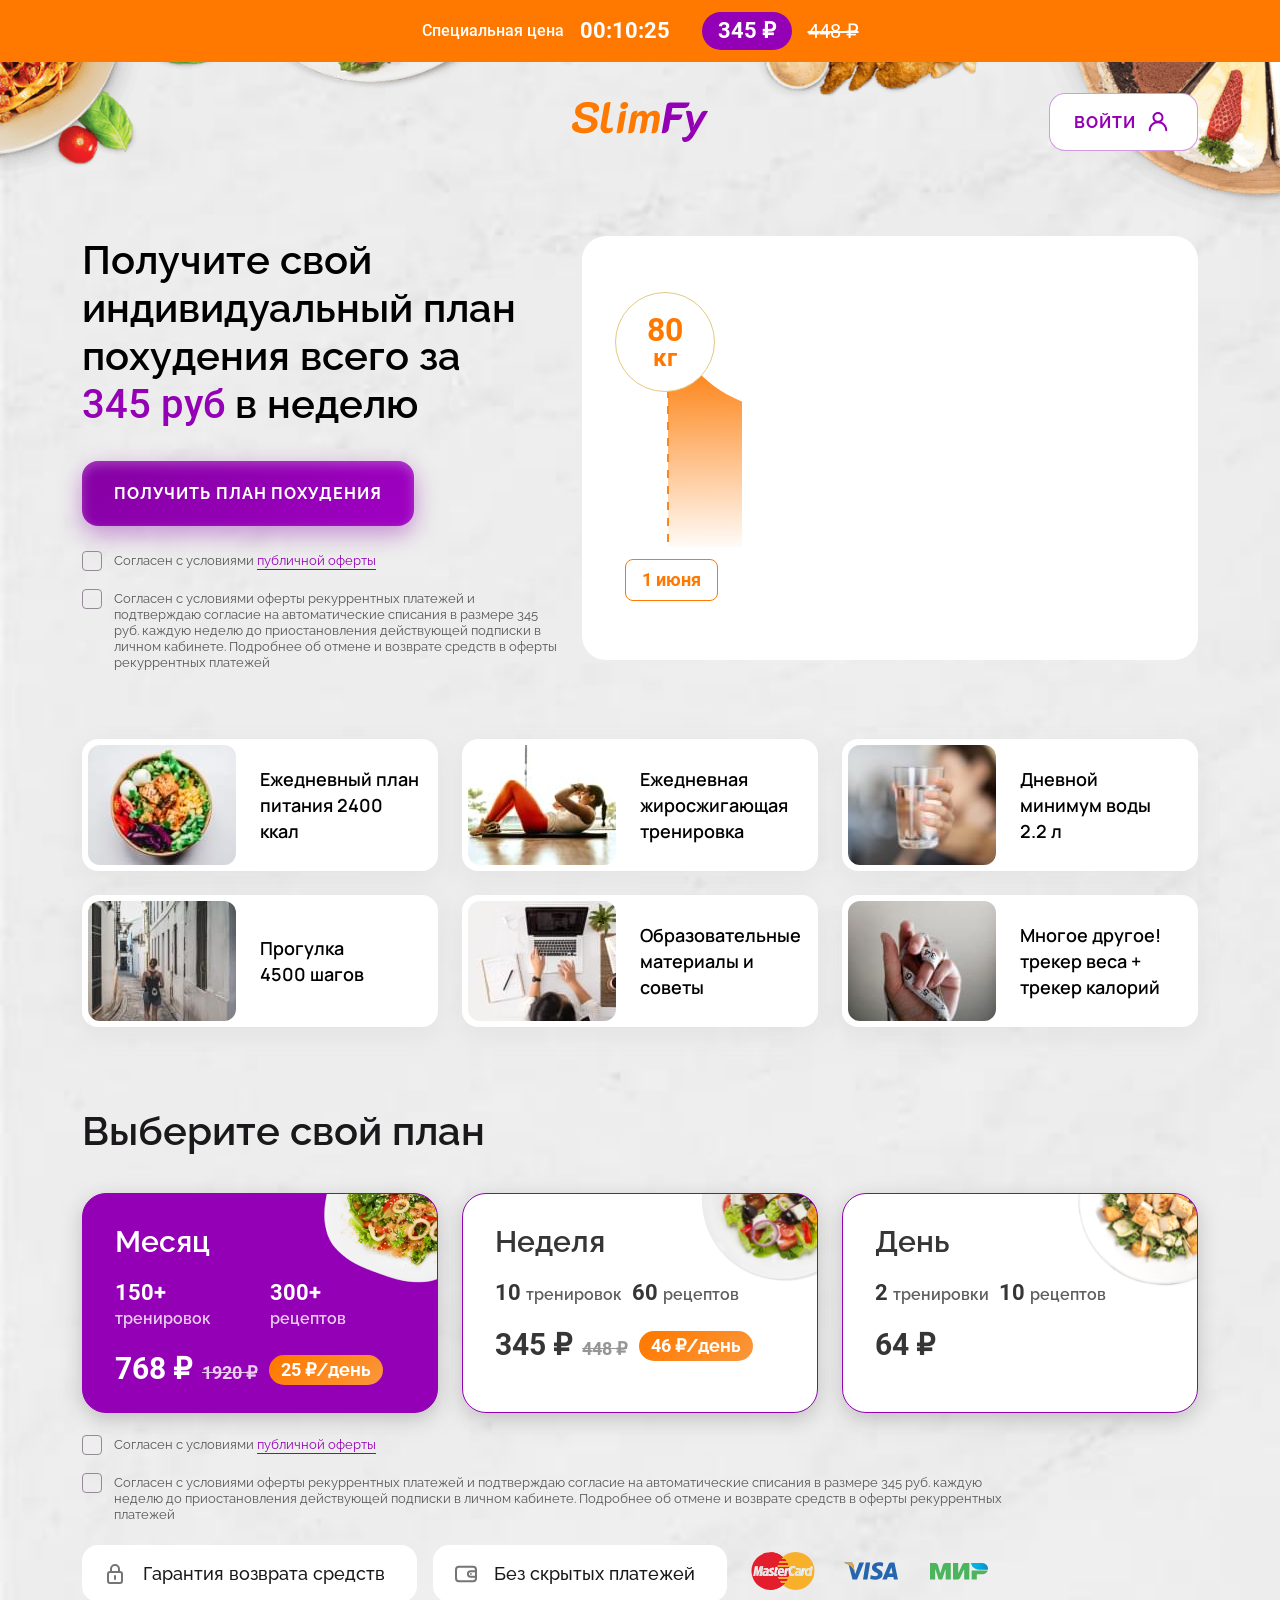
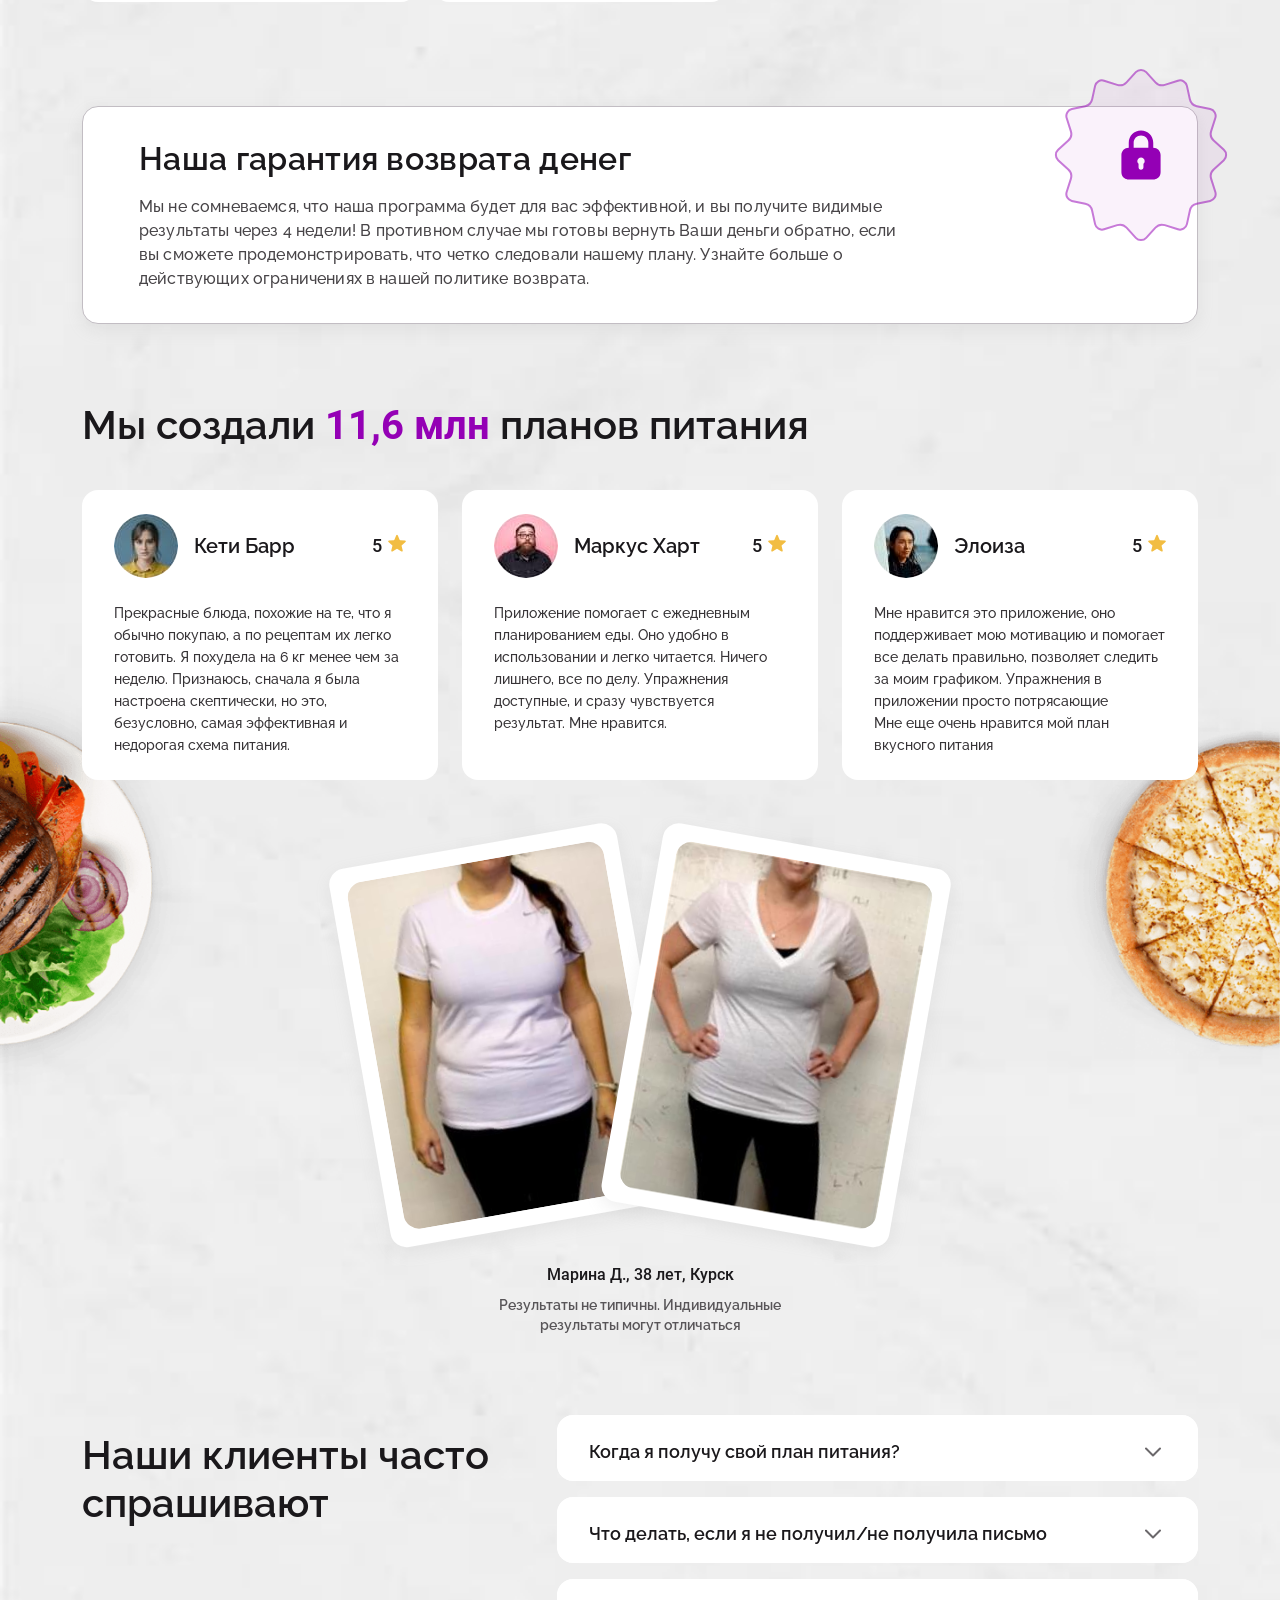
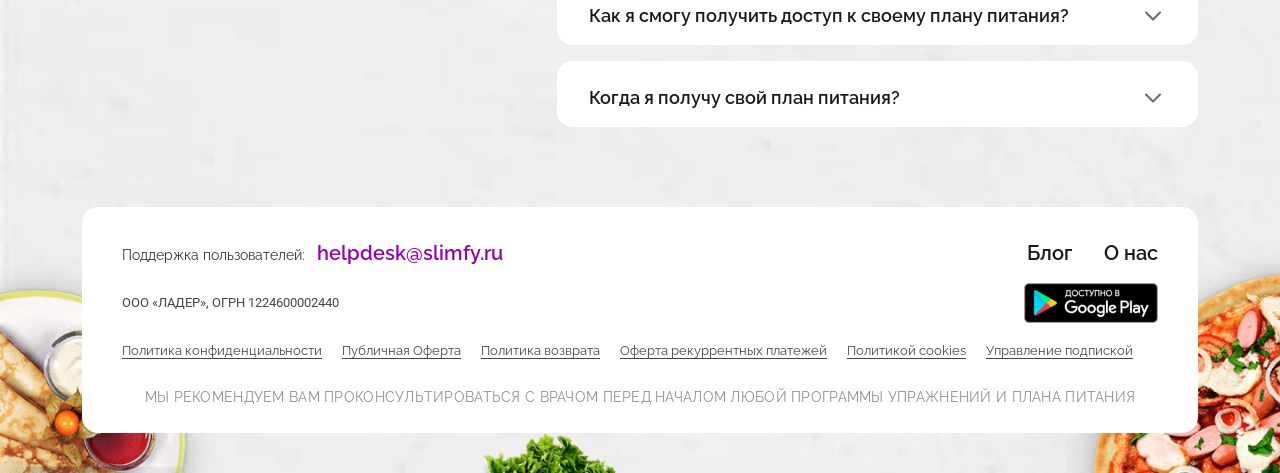
<file: offers_v2.html>
<!DOCTYPE html>
<html lang="ru">
	<head>
		<meta charset="UTF-8">
		<meta http-equiv="X-UA-Compatible" content="IE=edge">
		<meta name="viewport" content="width=device-width, initial-scale=1.0">
		<link rel="shortcut icon" href="img/favicon_x32.png" type="image/png">
		<meta name="keywords" content="">
		<meta name="description" content="">
		<meta name="robots" content="noindex, nofollow">
		<title>Предложения (версия 2)</title><script>setHeaightVariable();window.addEventListener('resize', setHeaightVariable);function setHeaightVariable() {let vh = window.innerHeight * 0.01;document.documentElement.style.setProperty('--vh', `${vh}px`);}</script>
		<link rel="stylesheet" href="css/style.css">
	</head>
	<body> 
		<div class="wrapper wrapper--offset-bg"> 
						<!-- header-->
						<header class="header">
							<div class="container">
								<div class="header__container header__container--sticker"> <a class="header__logo" href="#"> <img src="img/logo.svg" alt=""></a><a class="header__btn" href="#">Войти<img src="img/account.svg" alt=""></a></div>
							</div>
						</header>
						<!--	/header-->
			<main class="main"> 
				<!-- sticker-->
				<div class="sticker">
					<div class="container">
						<div class="sticker__container"> 
							<div class="sticker__timer"> 
								<div class="sticker__text">Специальная цена</div>
								<div class="sticker__time">00:10:25</div>
							</div>
							<div class="sticker__pricing"> 
								<div class="sticker__price">345 &#8381;</div>
								<div class="sticker__price-before">448 &#8381;</div>
							</div>
						</div>
					</div>
				</div>
				<!--	/sticker-->
				<!-- welcome-->
				<div class="welcome welcome--chart">
					<div class="container"> 
						<div class="welcome__container"> 
							<div class="welcome__content"> 
								<h1 class="welcome__title">Получите свой индивидуальный план похудения всего за <span>345 руб </span>в неделю</h1>
								<div id="welcomeChartTo"></div>
								<div class="welcome__btn"> 
									<div class="btn-shadow"><span>Получить план похудения</span></div>
								</div>
								<div class="welcome__list"> 
									<div class="welcome__approval"> 
										<input id="approval_0" type="checkbox">
										<label for="approval_0"> <span class="welcome__approval-checkbox"> </span><span class="welcome__approval-text">Согласен с условиями <a href="#">публичной оферты</a></span></label>
									</div>
									<div class="welcome__approval"> 
										<input id="approval_1" type="checkbox">
										<label for="approval_1"> <span class="welcome__approval-checkbox"> </span><span class="welcome__approval-text">Согласен с условиями оферты рекуррентных платежей и подтверждаю согласие на автоматические списания в размере 345 руб. каждую неделю до приостановления действующей подписки в личном кабинете. Подробнее об отмене и возврате средств в оферты рекуррентных платежей</span></label>
									</div>
								</div>
							</div>
							<div id="welcomeChartFrom">
								<div class="welcome__chart" id="welcomeChart">
									<!-- chart-->
									<div class="chart">
										<div class="chart__container">
											<div class="chart__bg"><img src="img/chart_bg.svg" alt="">
												<div class="chart__after"></div>
											</div>
											<div class="chart__kg">80<span>кг</span></div>
											<div class="chart__target">Ваша цель</div>
											<div class="chart__start-date">1 июня</div>
											<div class="chart__finish-date">29 июня</div>
										</div>
									</div>
									<!--	/chart-->
								</div>
							</div>
						</div>
					</div>
				</div>
				<!--	/welcome-->
				<!-- items-->
				<div class="items">
					<div class="container"> 
						<div class="items__container"> 
							<div class="row">
								<div class="col-xl-4 col-md-6"> 
									<div class="items__item"> 
										<div class="items__img"> <img src="img/items_01.jpg" alt="" srcset="img/items_01@2x.jpg 2x"></div>
										<div class="items__title">Ежедневный план питания 2400 ккал</div>
									</div>
								</div>
								<div class="col-xl-4 col-md-6"> 
									<div class="items__item"> 
										<div class="items__img"> <img src="img/items_02.jpg" alt="" srcset="img/items_02@2x.jpg 2x"></div>
										<div class="items__title">Ежедневная жиросжигающая тренировка</div>
									</div>
								</div>
								<div class="col-xl-4 col-md-6"> 
									<div class="items__item"> 
										<div class="items__img"> <img src="img/items_03.jpg" alt="" srcset="img/items_03@2x.jpg 2x"></div>
										<div class="items__title">Дневной минимум воды 2.2 л</div>
									</div>
								</div>
								<div class="col-xl-4 col-md-6"> 
									<div class="items__item"> 
										<div class="items__img"> <img src="img/items_04.jpg" alt="" srcset="img/items_04@2x.jpg 2x"></div>
										<div class="items__title">Прогулка <br>4500 шагов</div>
									</div>
								</div>
								<div class="col-xl-4 col-md-6"> 
									<div class="items__item"> 
										<div class="items__img"> <img src="img/items_05.jpg" alt="" srcset="img/items_05@2x.jpg 2x"></div>
										<div class="items__title">Образовательные материалы и советы</div>
									</div>
								</div>
								<div class="col-xl-4 col-md-6"> 
									<div class="items__item"> 
										<div class="items__img"> <img src="img/items_06.jpg" alt="" srcset="img/items_06@2x.jpg 2x"></div>
										<div class="items__title">Многое другое! трекер веса + трекер калорий </div>
									</div>
								</div>
							</div>
						</div>
					</div>
				</div>
				<!--	/items-->
				<!-- tariffs-->
				<div class="tariffs">
					<div class="container"> 
						<h2 class="tariffs__title">Выберите свой план</h2>
						<form class="tariffs__items" action="#"> 
							<div class="row justify-content-center">
								<div class="col-lg-4 col-md-6">
									<button class="tariffs__item-v2 tariffs__item-v2--month" type="submit"> 
										<div class="tariffs__name">Месяц </div>
										<div class="tariffs__nums"> 
											<div class="tariffs__num">150+ <span>тренировок</span></div>
											<div class="tariffs__num">300+ <span>рецептов</span></div>
										</div>
										<div class="tariffs__prices">
											<div class="tariffs__price">768 &#8381;<span>1920 &#8381;</span></div>
											<div class="tariffs__orange-price"> <span>25 </span>₽/день</div>
										</div>
									</button>
								</div>
								<div class="col-lg-4 col-md-6">
									<button class="tariffs__item-v2 tariffs__item-v2--week" type="submit"> 
										<div class="tariffs__name">Неделя</div>
										<div class="tariffs__nums"> 
											<div class="tariffs__num">10 <span>тренировок</span></div>
											<div class="tariffs__num">60 <span>рецептов</span></div>
										</div>
										<div class="tariffs__prices">
											<div class="tariffs__price">345 &#8381;<span>448 &#8381; </span></div>
											<div class="tariffs__orange-price"> <span>46 </span>₽/день</div>
										</div>
									</button>
								</div>
								<div class="col-lg-4 col-md-6">
									<button class="tariffs__item-v2 tariffs__item-v2--day" type="submit"> 
										<div class="tariffs__name">День</div>
										<div class="tariffs__nums"> 
											<div class="tariffs__num">2 <span>тренировки</span></div>
											<div class="tariffs__num">10 <span>рецептов</span></div>
										</div>
										<div class="tariffs__prices">
											<div class="tariffs__price">64 &#8381;</div>
										</div>
									</button>
								</div>
							</div>
						</form>
						<div class="tariffs__approvals"> 
							<div class="welcome__approval"> 
								<input id="approval_2" type="checkbox">
								<label for="approval_2"> <span class="welcome__approval-checkbox"> </span><span class="welcome__approval-text">Согласен с условиями <a href="#">публичной оферты</a></span></label>
							</div>
							<div class="welcome__approval"> 
								<input id="approval_3" type="checkbox">
								<label for="approval_3"> <span class="welcome__approval-checkbox"> </span><span class="welcome__approval-text">Согласен с условиями оферты рекуррентных платежей и подтверждаю согласие на автоматические списания в размере 345 руб. каждую неделю до приостановления действующей подписки в личном кабинете. Подробнее об отмене и возврате средств в оферты рекуррентных платежей</span></label>
							</div>
						</div>
						<div class="tariffs__pays"> 
							<div class="tariffs__pays-items"> 
								<div class="tariffs__pays-items-row">
									<div class="tariffs__pays-item"> <img src="img/padlock.svg" alt="">Гарантия возврата средств</div>
									<div class="tariffs__pays-item"> <img src="img/wallet.svg" alt="">Без скрытых платежей</div>
								</div>
							</div>
							<div class="tariffs__icons"> 
								<div class="tariffs__icons-row"> 
									<div class="tariffs__icon"> <img src="img/mastercard.svg" alt=""></div>
									<div class="tariffs__icon"> <img src="img/visa.svg" alt=""></div>
									<div class="tariffs__icon"> <img src="img/mir.svg" alt=""></div>
								</div>
							</div>
						</div>
					</div>
				</div>
			</main>
			<!--	/tariffs-->
			<!-- warranty-->
			<div class="warranty">
				<div class="container"> 
					<div class="warranty__container"> 
						<h2 class="warranty__title d-none d-md-block">Наша гарантия возврата денег</h2>
						<h2 class="warranty__title d-block d-md-none">Наша гарантия <br>возврата денег</h2>
						<div class="warranty__text">Мы не сомневаемся, что наша программа будет для вас эффективной, и вы получите видимые результаты через 4 недели! В противном случае мы готовы вернуть Ваши деньги обратно, если вы сможете продемонстрировать, что четко следовали нашему плану. Узнайте больше о действующих ограничениях в нашей политике возврата.</div>
						<div class="warranty__icon"> <img src="img/lock.svg" alt=""></div>
					</div>
				</div>
			</div>
			<!--	/warranty-->
			<!-- comments-->
			<div class="comments">
				<div class="container"> 
					<h2 class="comments__title">Мы создали <span>11,6 млн </span>планов питания</h2>
					<div class="comments__items"> 
						<div class="row justify-content-center"> 
							<div class="col-lg-4 col-md-6"> 
								<div class="comments__item"> 
									<div class="comments__head"> 
										<div class="comments__ava"> <img src="img/ava_01.jpg" alt="" srcset="img/ava_01@2x.jpg 2x"></div>
										<div class="comments__name">Кети Барр
											<div class="comments__rating">5<img src="img/star-2.svg" alt=""></div>
										</div>
									</div>
									<div class="comments__body"> 
										<p>Прекрасные блюда, похожие на те, что я обычно покупаю, а по рецептам их легко готовить. Я похудела на 6 кг менее чем за неделю. Признаюсь, сначала я была настроена скептически, но это, безусловно, самая эффективная и недорогая схема питания.</p>
									</div>
								</div>
							</div>
							<div class="col-lg-4 col-md-6"> 
								<div class="comments__item"> 
									<div class="comments__head"> 
										<div class="comments__ava"> <img src="img/ava_02.jpg" alt="" srcset="img/ava_02@2x.jpg 2x"></div>
										<div class="comments__name">Маркус Харт
											<div class="comments__rating">5<img src="img/star-2.svg" alt=""></div>
										</div>
									</div>
									<div class="comments__body"> 
										<p>Приложение помогает с ежедневным планированием еды. Оно удобно в использовании и легко читается. Ничего лишнего, все по делу. Упражнения доступные, и сразу чувствуется результат. Мне нравится.</p>
									</div>
								</div>
							</div>
							<div class="col-lg-4 col-md-6"> 
								<div class="comments__item"> 
									<div class="comments__head"> 
										<div class="comments__ava"> <img src="img/ava_03.jpg" alt="" srcset="img/ava_03@2x.jpg 2x"></div>
										<div class="comments__name">Элоиза
											<div class="comments__rating">5<img src="img/star-2.svg" alt=""></div>
										</div>
									</div>
									<div class="comments__body"> 
										<p>Мне нравится это приложение, оно поддерживает мою мотивацию и помогает все делать правильно, позволяет следить за моим графиком. Упражнения в приложении просто потрясающие</p>
										<p>Мне еще очень нравится мой план вкусного питания</p>
									</div>
								</div>
							</div>
						</div>
					</div>
				</div>
			</div>
			<!--	/comments-->
			<!-- case-->
			<div class="case">
				<div class="container"> 
					<div class="case__container"> 
						<div class="case__photos"> 
							<div class="case__photo case__photo--before"><img src="img/case_before.jpg" alt="" srcset="img/case_before@2x.jpg 2x"></div>
							<div class="case__photo case__photo--after"><img src="img/case_after.jpg" alt="" srcset="img/case_after@2x.jpg 2x"></div>
						</div>
						<div class="case__content">
							<div class="case__title">Марина Д., 38 лет, Курск</div>
							<div class="case__text">Результаты не типичны. Индивидуальные результаты могут отличаться</div>
						</div>
					</div>
				</div>
			</div>
			<!--	/case-->
			<!-- faq-->
			<div class="faq">
				<div class="container"> 
					<div class="row"> 
						<div class="col-xxl-4 col-xl-5">
							<div class="faq__title">Наши клиенты часто спрашивают</div>
						</div>
						<div class="col-xl-7 offset-xxl-1">
							<div class="faq__accordion"> 
								<!-- accordion bootstrap-->
								<div class="accordionid" id="accordionFaq">
									<div class="accordion-item faq__item">
										<div class="accordion-header">
											<button class="accordion-button faq__button collapsed" type="button" data-bs-toggle="collapse" data-bs-target="#collapse_0" aria-expanded="true" aria-controls="collapse_0">Когда я получу свой план питания?</button>
										</div>
										<div class="accordion-collapse faq__collapse collapse" id="collapse_0" data-bs-parent="#accordionFaq">
											<div class="faq__text">Вы получите доступ к своему персонализированному плану питания <br>сразу же после оплаты</div>
										</div>
									</div>
									<div class="accordion-item faq__item">
										<div class="accordion-header">
											<button class="accordion-button faq__button collapsed" type="button" data-bs-toggle="collapse" data-bs-target="#collapse_1" aria-expanded="true" aria-controls="collapse_1">Что делать, если я не получил/не получила письмо</button>
										</div>
										<div class="accordion-collapse faq__collapse collapse" id="collapse_1" data-bs-parent="#accordionFaq">
											<div class="faq__text">Вы получите доступ к своему персонализированному плану питания <br>сразу же после оплаты</div>
										</div>
									</div>
									<div class="accordion-item faq__item">
										<div class="accordion-header">
											<button class="accordion-button faq__button collapsed" type="button" data-bs-toggle="collapse" data-bs-target="#collapse_2" aria-expanded="true" aria-controls="collapse_2">Как я смогу получить доступ к своему плану питания?</button>
										</div>
										<div class="accordion-collapse faq__collapse collapse" id="collapse_2" data-bs-parent="#accordionFaq">
											<div class="faq__text">Вы получите доступ к своему персонализированному плану питания <br>сразу же после оплаты</div>
										</div>
									</div>
									<div class="accordion-item faq__item">
										<div class="accordion-header">
											<button class="accordion-button faq__button collapsed" type="button" data-bs-toggle="collapse" data-bs-target="#collapse_3" aria-expanded="true" aria-controls="collapse_3">Когда я получу свой план питания?</button>
										</div>
										<div class="accordion-collapse faq__collapse collapse" id="collapse_3" data-bs-parent="#accordionFaq">
											<div class="faq__text">Вы получите доступ к своему персонализированному плану питания <br>сразу же после оплаты</div>
										</div>
									</div>
								</div>
								<!-- /accordion bootstrap-->
							</div>
						</div>
					</div>
				</div>
			</div>
			<!--	/faq-->
			<!-- footer-->
			<footer class="footer">
				<div class="container"> 
					<div class="footer__container"> 
						<div class="footer__top"> 
							<div class="footer__text"> <span>Поддержка пользователей:</span><a href="mailto:helpdesk@slimfy.ru">helpdesk@slimfy.ru</a></div>
							<div class="footer__nav"> 
								<ul>
									<li> <a href="#">Блог</a></li>
									<li> <a href="#">О нас</a></li>
								</ul>
							</div>
						</div>
						<div class="footer__center"> 
							<div class="footer__name">ООО «ЛАДЕР», ОГРН 1224600002440</div><a class="footer__market" href="#"> <img src="img/google-play-badge.png" alt="" srcset="img/google-play-badge@2x.png 2x"></a>
						</div>
						<div class="footer__bottom"> 
							<div class="footer__list"> 
								<ul>
									<li> <a href="#">Политика конфиденциальности</a></li>
									<li> <a href="#">Публичная Оферта</a></li>
									<li> <a href="#">Политика возврата</a></li>
									<li> <a href="#">Оферта рекуррентных платежей</a></li>
									<li> <a href="#">Политикой cookies</a></li>
									<li> <a href="#">Управление подпиской</a></li>
								</ul>
							</div>
						</div>
						<div class="footer__ps">Мы рекомендуем вам проконсультироваться с врачом перед началом любой программы упражнений и плана питания</div>
					</div>
				</div>
			</footer>
			<!--	/footer-->
		</div>
		<script src="js/libs/jquery.min.js"> </script>
		<script src="js/libs/bootstrap.bundle.min.js"> </script>
		<script src="js/libs/jquery.mailtip.js"> </script>
		<script src="js/scripts.js"></script>
	</body>
</html>
</file>
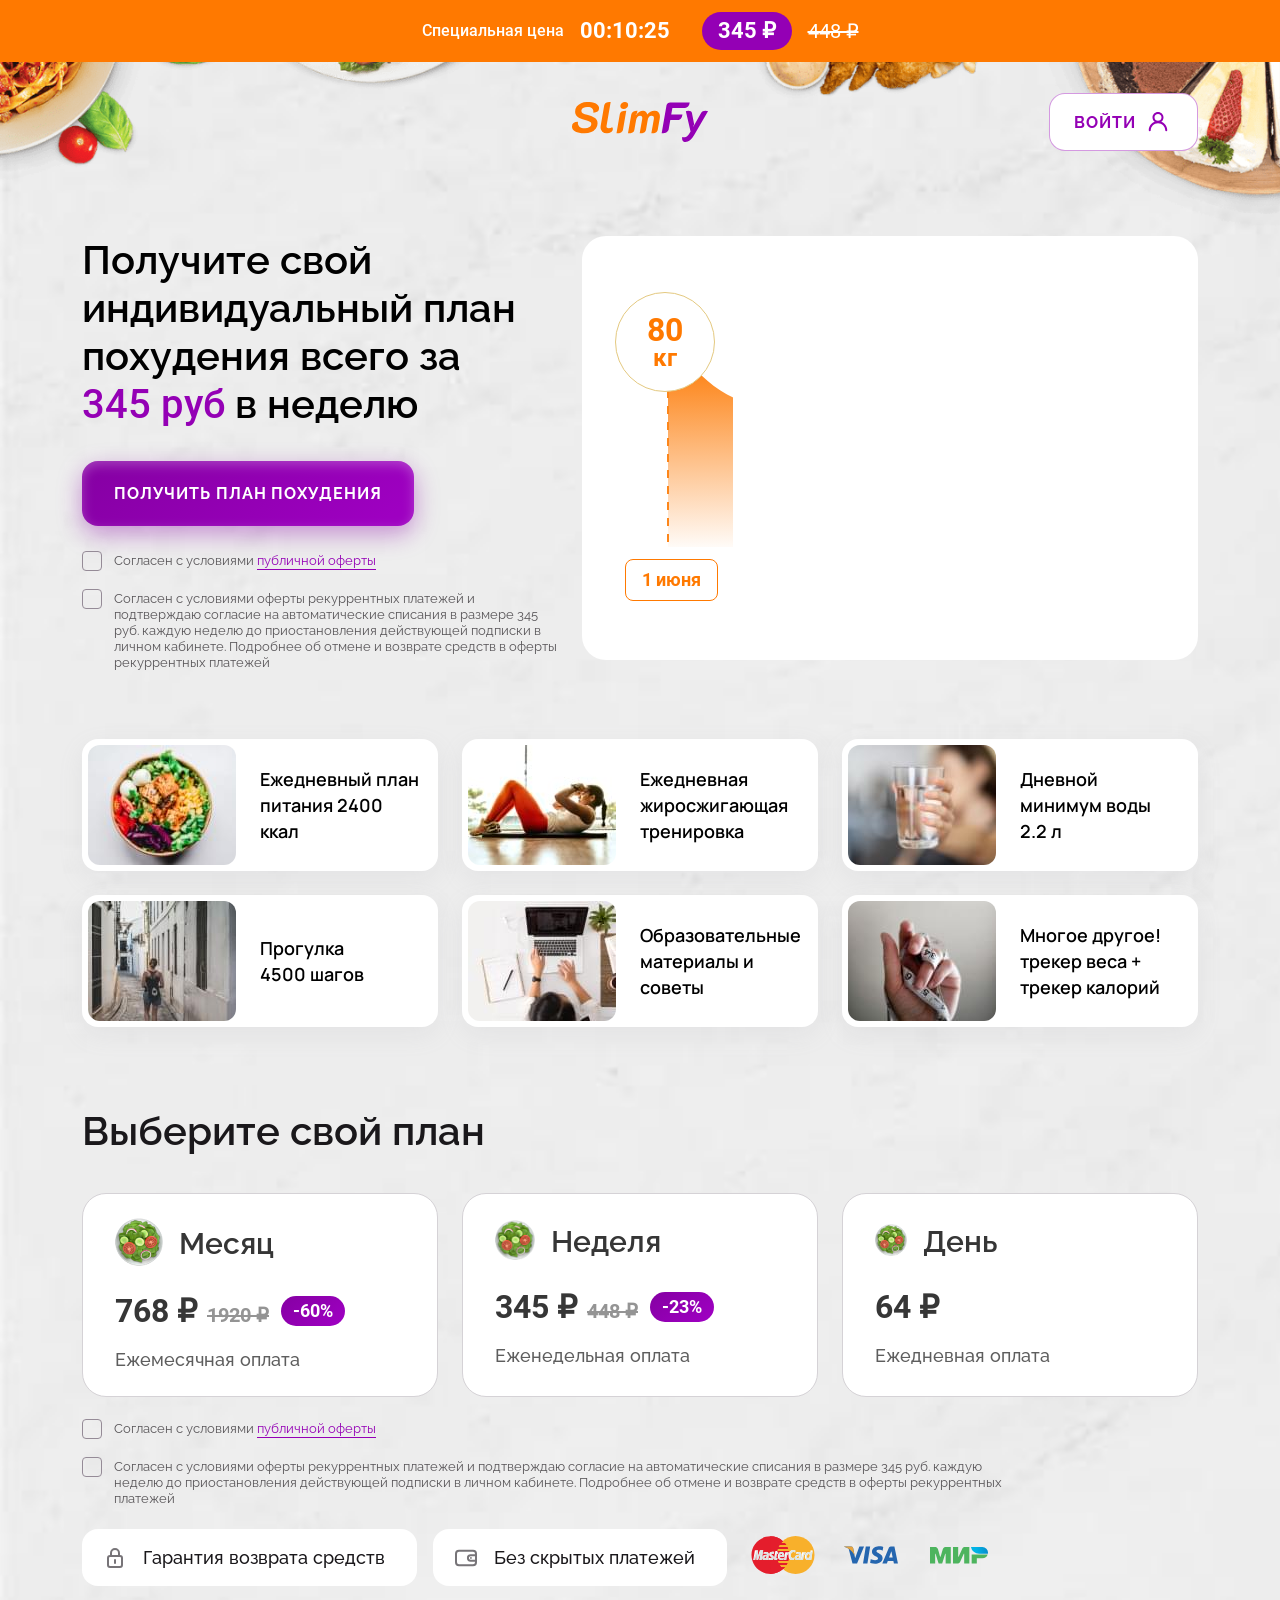
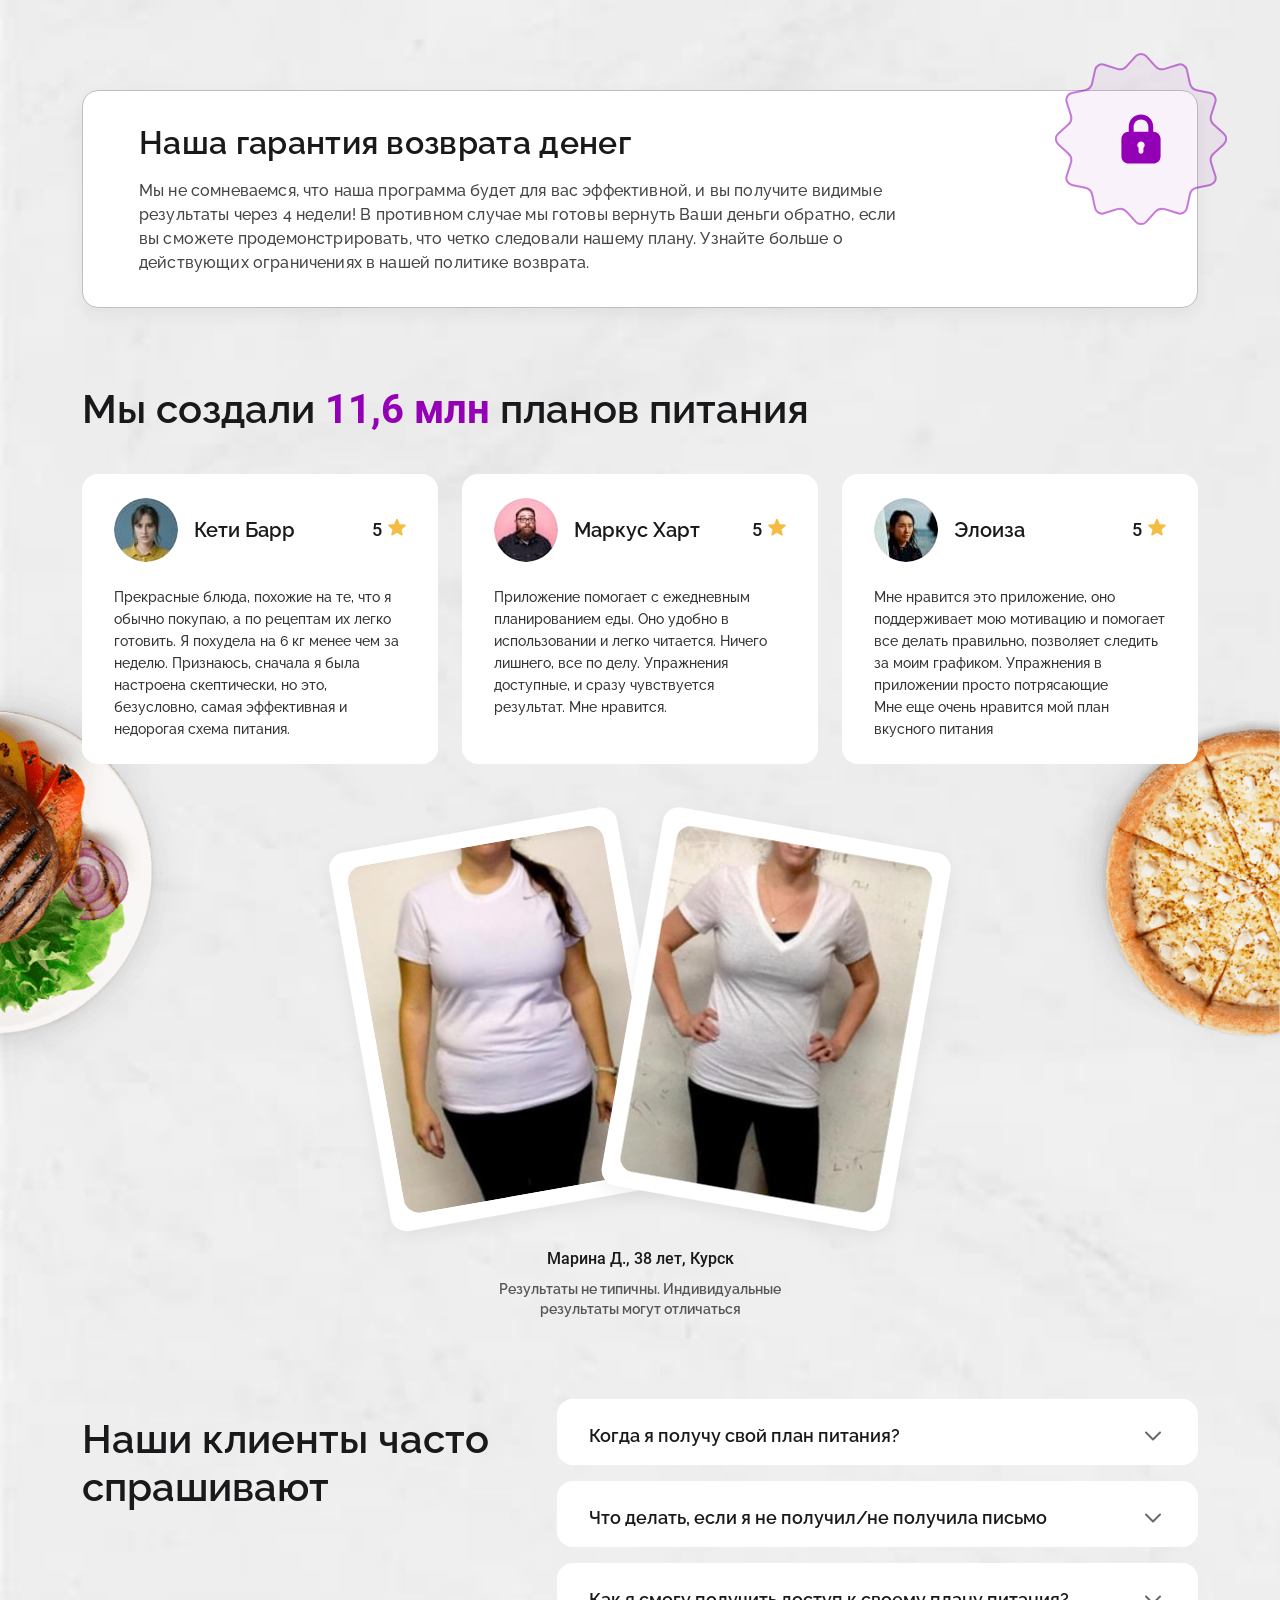
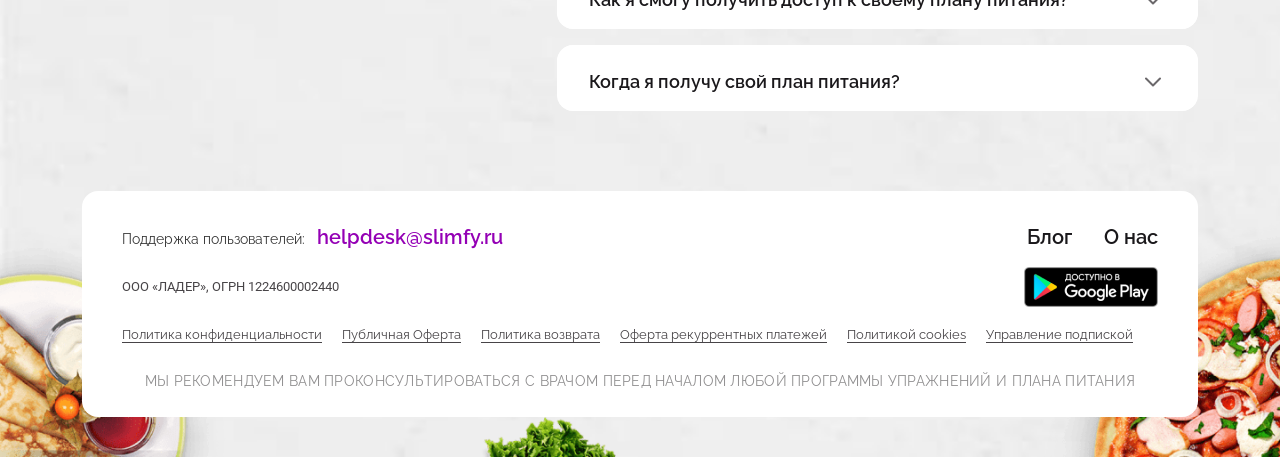
<file: offers_v3.html>
<!DOCTYPE html>
<html lang="ru">
	<head>
		<meta charset="UTF-8">
		<meta http-equiv="X-UA-Compatible" content="IE=edge">
		<meta name="viewport" content="width=device-width, initial-scale=1.0">
		<link rel="shortcut icon" href="img/favicon_x32.png" type="image/png">
		<meta name="keywords" content="">
		<meta name="description" content="">
		<meta name="robots" content="noindex, nofollow">
		<title>Предложения (версия 3)</title><script>setHeaightVariable();window.addEventListener('resize', setHeaightVariable);function setHeaightVariable() {let vh = window.innerHeight * 0.01;document.documentElement.style.setProperty('--vh', `${vh}px`);}</script>
		<link rel="stylesheet" href="css/style.css">
	</head>
	<body> 
		<div class="wrapper wrapper--offset-bg"> 
						<!-- header-->
						<header class="header">
							<div class="container">
								<div class="header__container header__container--sticker"> <a class="header__logo" href="#"> <img src="img/logo.svg" alt=""></a><a class="header__btn" href="#">Войти<img src="img/account.svg" alt=""></a></div>
							</div>
						</header>
						<!--	/header-->
			<main class="main"> 
				<!-- sticker-->
				<div class="sticker">
					<div class="container">
						<div class="sticker__container"> 
							<div class="sticker__timer"> 
								<div class="sticker__text">Специальная цена</div>
								<div class="sticker__time">00:10:25</div>
							</div>
							<div class="sticker__pricing"> 
								<div class="sticker__price">345 &#8381;</div>
								<div class="sticker__price-before">448 &#8381;</div>
							</div>
						</div>
					</div>
				</div>
				<!--	/sticker-->
				<!-- welcome-->
				<div class="welcome welcome--chart">
					<div class="container"> 
						<div class="welcome__container"> 
							<div class="welcome__content"> 
								<h1 class="welcome__title">Получите свой индивидуальный план похудения всего за <span>345 руб </span>в неделю</h1>
								<div id="welcomeChartTo"></div>
								<div class="welcome__btn"> 
									<div class="btn-shadow"><span>Получить план похудения</span></div>
								</div>
								<div class="welcome__list"> 
									<div class="welcome__approval"> 
										<input id="approval_0" type="checkbox">
										<label for="approval_0"> <span class="welcome__approval-checkbox"> </span><span class="welcome__approval-text">Согласен с условиями <a href="#">публичной оферты</a></span></label>
									</div>
									<div class="welcome__approval"> 
										<input id="approval_1" type="checkbox">
										<label for="approval_1"> <span class="welcome__approval-checkbox"> </span><span class="welcome__approval-text">Согласен с условиями оферты рекуррентных платежей и подтверждаю согласие на автоматические списания в размере 345 руб. каждую неделю до приостановления действующей подписки в личном кабинете. Подробнее об отмене и возврате средств в оферты рекуррентных платежей</span></label>
									</div>
								</div>
							</div>
							<div id="welcomeChartFrom">
								<div class="welcome__chart" id="welcomeChart">
									<!-- chart-->
									<div class="chart">
										<div class="chart__container">
											<div class="chart__bg"><img src="img/chart_bg.svg" alt="">
												<div class="chart__after"></div>
											</div>
											<div class="chart__kg">80<span>кг</span></div>
											<div class="chart__target">Ваша цель</div>
											<div class="chart__start-date">1 июня</div>
											<div class="chart__finish-date">29 июня</div>
										</div>
									</div>
									<!--	/chart-->
								</div>
							</div>
						</div>
					</div>
				</div>
				<!--	/welcome-->
				<!-- items-->
				<div class="items">
					<div class="container"> 
						<div class="items__container"> 
							<div class="row">
								<div class="col-xl-4 col-md-6"> 
									<div class="items__item"> 
										<div class="items__img"> <img src="img/items_01.jpg" alt="" srcset="img/items_01@2x.jpg 2x"></div>
										<div class="items__title">Ежедневный план питания 2400 ккал</div>
									</div>
								</div>
								<div class="col-xl-4 col-md-6"> 
									<div class="items__item"> 
										<div class="items__img"> <img src="img/items_02.jpg" alt="" srcset="img/items_02@2x.jpg 2x"></div>
										<div class="items__title">Ежедневная жиросжигающая тренировка</div>
									</div>
								</div>
								<div class="col-xl-4 col-md-6"> 
									<div class="items__item"> 
										<div class="items__img"> <img src="img/items_03.jpg" alt="" srcset="img/items_03@2x.jpg 2x"></div>
										<div class="items__title">Дневной минимум воды 2.2 л</div>
									</div>
								</div>
								<div class="col-xl-4 col-md-6"> 
									<div class="items__item"> 
										<div class="items__img"> <img src="img/items_04.jpg" alt="" srcset="img/items_04@2x.jpg 2x"></div>
										<div class="items__title">Прогулка <br>4500 шагов</div>
									</div>
								</div>
								<div class="col-xl-4 col-md-6"> 
									<div class="items__item"> 
										<div class="items__img"> <img src="img/items_05.jpg" alt="" srcset="img/items_05@2x.jpg 2x"></div>
										<div class="items__title">Образовательные материалы и советы</div>
									</div>
								</div>
								<div class="col-xl-4 col-md-6"> 
									<div class="items__item"> 
										<div class="items__img"> <img src="img/items_06.jpg" alt="" srcset="img/items_06@2x.jpg 2x"></div>
										<div class="items__title">Многое другое! трекер веса + трекер калорий </div>
									</div>
								</div>
							</div>
						</div>
					</div>
				</div>
				<!--	/items-->
				<!-- tariffs-->
				<div class="tariffs">
					<div class="container"> 
						<h2 class="tariffs__title">Выберите свой план</h2>
						<form class="tariffs__items" action="#"> 
							<div class="row justify-content-center">
								<div class="col-lg-4 col-md-6">
									<button class="tariffs__item-v3 tariffs__item-v3--month" type="submit"> 
										<div class="tariffs__food-name"> 
											<div class="tariffs__food"> <img src="img/food-v3.png" alt="" srcset="img/food-v3@2x.png 2x"></div>
											<div class="tariffs__name">Месяц </div>
										</div>
										<div class="tariffs__prices">
											<div class="tariffs__price">768 &#8381;<span>1920 &#8381;</span></div>
											<div class="tariffs__orange-price">-60%</div>
										</div>
										<div class="tariffs__text">Ежемесячная оплата</div>
									</button>
								</div>
								<div class="col-lg-4 col-md-6">
									<button class="tariffs__item-v3 tariffs__item-v3--week" type="submit"> 
										<div class="tariffs__food-name"> 
											<div class="tariffs__food"> <img src="img/food-v3.png" alt="" srcset="img/food-v3@2x.png 2x"></div>
											<div class="tariffs__name">Неделя</div>
										</div>
										<div class="tariffs__prices">
											<div class="tariffs__price">345 &#8381;<span>448 &#8381; </span></div>
											<div class="tariffs__orange-price">-23%</div>
										</div>
										<div class="tariffs__text">Еженедельная оплата</div>
									</button>
								</div>
								<div class="col-lg-4 col-md-6">
									<button class="tariffs__item-v3 tariffs__item-v3--day" type="submit"> 
										<div class="tariffs__food-name"> 
											<div class="tariffs__food"> <img src="img/food-v3.png" alt="" srcset="img/food-v3@2x.png 2x"></div>
											<div class="tariffs__name">День</div>
										</div>
										<div class="tariffs__prices">
											<div class="tariffs__price">64 &#8381;</div>
										</div>
										<div class="tariffs__text">Ежедневная оплата</div>
									</button>
								</div>
							</div>
						</form>
						<div class="tariffs__approvals"> 
							<div class="welcome__approval"> 
								<input id="approval_2" type="checkbox">
								<label for="approval_2"> <span class="welcome__approval-checkbox"> </span><span class="welcome__approval-text">Согласен с условиями <a href="#">публичной оферты</a></span></label>
							</div>
							<div class="welcome__approval"> 
								<input id="approval_3" type="checkbox">
								<label for="approval_3"> <span class="welcome__approval-checkbox"> </span><span class="welcome__approval-text">Согласен с условиями оферты рекуррентных платежей и подтверждаю согласие на автоматические списания в размере 345 руб. каждую неделю до приостановления действующей подписки в личном кабинете. Подробнее об отмене и возврате средств в оферты рекуррентных платежей</span></label>
							</div>
						</div>
						<div class="tariffs__pays"> 
							<div class="tariffs__pays-items"> 
								<div class="tariffs__pays-items-row">
									<div class="tariffs__pays-item"> <img src="img/padlock.svg" alt="">Гарантия возврата средств</div>
									<div class="tariffs__pays-item"> <img src="img/wallet.svg" alt="">Без скрытых платежей</div>
								</div>
							</div>
							<div class="tariffs__icons"> 
								<div class="tariffs__icons-row"> 
									<div class="tariffs__icon"> <img src="img/mastercard.svg" alt=""></div>
									<div class="tariffs__icon"> <img src="img/visa.svg" alt=""></div>
									<div class="tariffs__icon"> <img src="img/mir.svg" alt=""></div>
								</div>
							</div>
						</div>
					</div>
				</div>
			</main>
			<!--	/tariffs-->
			<!-- warranty-->
			<div class="warranty">
				<div class="container"> 
					<div class="warranty__container"> 
						<h2 class="warranty__title d-none d-md-block">Наша гарантия возврата денег</h2>
						<h2 class="warranty__title d-block d-md-none">Наша гарантия <br>возврата денег</h2>
						<div class="warranty__text">Мы не сомневаемся, что наша программа будет для вас эффективной, и вы получите видимые результаты через 4 недели! В противном случае мы готовы вернуть Ваши деньги обратно, если вы сможете продемонстрировать, что четко следовали нашему плану. Узнайте больше о действующих ограничениях в нашей политике возврата.</div>
						<div class="warranty__icon"> <img src="img/lock.svg" alt=""></div>
					</div>
				</div>
			</div>
			<!--	/warranty-->
			<!-- comments-->
			<div class="comments">
				<div class="container"> 
					<h2 class="comments__title">Мы создали <span>11,6 млн </span>планов питания</h2>
					<div class="comments__items"> 
						<div class="row justify-content-center"> 
							<div class="col-lg-4 col-md-6"> 
								<div class="comments__item"> 
									<div class="comments__head"> 
										<div class="comments__ava"> <img src="img/ava_01.jpg" alt="" srcset="img/ava_01@2x.jpg 2x"></div>
										<div class="comments__name">Кети Барр
											<div class="comments__rating">5<img src="img/star-2.svg" alt=""></div>
										</div>
									</div>
									<div class="comments__body"> 
										<p>Прекрасные блюда, похожие на те, что я обычно покупаю, а по рецептам их легко готовить. Я похудела на 6 кг менее чем за неделю. Признаюсь, сначала я была настроена скептически, но это, безусловно, самая эффективная и недорогая схема питания.</p>
									</div>
								</div>
							</div>
							<div class="col-lg-4 col-md-6"> 
								<div class="comments__item"> 
									<div class="comments__head"> 
										<div class="comments__ava"> <img src="img/ava_02.jpg" alt="" srcset="img/ava_02@2x.jpg 2x"></div>
										<div class="comments__name">Маркус Харт
											<div class="comments__rating">5<img src="img/star-2.svg" alt=""></div>
										</div>
									</div>
									<div class="comments__body"> 
										<p>Приложение помогает с ежедневным планированием еды. Оно удобно в использовании и легко читается. Ничего лишнего, все по делу. Упражнения доступные, и сразу чувствуется результат. Мне нравится.</p>
									</div>
								</div>
							</div>
							<div class="col-lg-4 col-md-6"> 
								<div class="comments__item"> 
									<div class="comments__head"> 
										<div class="comments__ava"> <img src="img/ava_03.jpg" alt="" srcset="img/ava_03@2x.jpg 2x"></div>
										<div class="comments__name">Элоиза
											<div class="comments__rating">5<img src="img/star-2.svg" alt=""></div>
										</div>
									</div>
									<div class="comments__body"> 
										<p>Мне нравится это приложение, оно поддерживает мою мотивацию и помогает все делать правильно, позволяет следить за моим графиком. Упражнения в приложении просто потрясающие</p>
										<p>Мне еще очень нравится мой план вкусного питания</p>
									</div>
								</div>
							</div>
						</div>
					</div>
				</div>
			</div>
			<!--	/comments-->
			<!-- case-->
			<div class="case">
				<div class="container"> 
					<div class="case__container"> 
						<div class="case__photos"> 
							<div class="case__photo case__photo--before"><img src="img/case_before.jpg" alt="" srcset="img/case_before@2x.jpg 2x"></div>
							<div class="case__photo case__photo--after"><img src="img/case_after.jpg" alt="" srcset="img/case_after@2x.jpg 2x"></div>
						</div>
						<div class="case__content">
							<div class="case__title">Марина Д., 38 лет, Курск</div>
							<div class="case__text">Результаты не типичны. Индивидуальные результаты могут отличаться</div>
						</div>
					</div>
				</div>
			</div>
			<!--	/case-->
			<!-- faq-->
			<div class="faq">
				<div class="container"> 
					<div class="row"> 
						<div class="col-xxl-4 col-xl-5">
							<div class="faq__title">Наши клиенты часто спрашивают</div>
						</div>
						<div class="col-xl-7 offset-xxl-1">
							<div class="faq__accordion"> 
								<!-- accordion bootstrap-->
								<div class="accordionid" id="accordionFaq">
									<div class="accordion-item faq__item">
										<div class="accordion-header">
											<button class="accordion-button faq__button collapsed" type="button" data-bs-toggle="collapse" data-bs-target="#collapse_0" aria-expanded="true" aria-controls="collapse_0">Когда я получу свой план питания?</button>
										</div>
										<div class="accordion-collapse faq__collapse collapse" id="collapse_0" data-bs-parent="#accordionFaq">
											<div class="faq__text">Вы получите доступ к своему персонализированному плану питания <br>сразу же после оплаты</div>
										</div>
									</div>
									<div class="accordion-item faq__item">
										<div class="accordion-header">
											<button class="accordion-button faq__button collapsed" type="button" data-bs-toggle="collapse" data-bs-target="#collapse_1" aria-expanded="true" aria-controls="collapse_1">Что делать, если я не получил/не получила письмо</button>
										</div>
										<div class="accordion-collapse faq__collapse collapse" id="collapse_1" data-bs-parent="#accordionFaq">
											<div class="faq__text">Вы получите доступ к своему персонализированному плану питания <br>сразу же после оплаты</div>
										</div>
									</div>
									<div class="accordion-item faq__item">
										<div class="accordion-header">
											<button class="accordion-button faq__button collapsed" type="button" data-bs-toggle="collapse" data-bs-target="#collapse_2" aria-expanded="true" aria-controls="collapse_2">Как я смогу получить доступ к своему плану питания?</button>
										</div>
										<div class="accordion-collapse faq__collapse collapse" id="collapse_2" data-bs-parent="#accordionFaq">
											<div class="faq__text">Вы получите доступ к своему персонализированному плану питания <br>сразу же после оплаты</div>
										</div>
									</div>
									<div class="accordion-item faq__item">
										<div class="accordion-header">
											<button class="accordion-button faq__button collapsed" type="button" data-bs-toggle="collapse" data-bs-target="#collapse_3" aria-expanded="true" aria-controls="collapse_3">Когда я получу свой план питания?</button>
										</div>
										<div class="accordion-collapse faq__collapse collapse" id="collapse_3" data-bs-parent="#accordionFaq">
											<div class="faq__text">Вы получите доступ к своему персонализированному плану питания <br>сразу же после оплаты</div>
										</div>
									</div>
								</div>
								<!-- /accordion bootstrap-->
							</div>
						</div>
					</div>
				</div>
			</div>
			<!--	/faq-->
			<!-- footer-->
			<footer class="footer">
				<div class="container"> 
					<div class="footer__container"> 
						<div class="footer__top"> 
							<div class="footer__text"> <span>Поддержка пользователей:</span><a href="mailto:helpdesk@slimfy.ru">helpdesk@slimfy.ru</a></div>
							<div class="footer__nav"> 
								<ul>
									<li> <a href="#">Блог</a></li>
									<li> <a href="#">О нас</a></li>
								</ul>
							</div>
						</div>
						<div class="footer__center"> 
							<div class="footer__name">ООО «ЛАДЕР», ОГРН 1224600002440</div><a class="footer__market" href="#"> <img src="img/google-play-badge.png" alt="" srcset="img/google-play-badge@2x.png 2x"></a>
						</div>
						<div class="footer__bottom"> 
							<div class="footer__list"> 
								<ul>
									<li> <a href="#">Политика конфиденциальности</a></li>
									<li> <a href="#">Публичная Оферта</a></li>
									<li> <a href="#">Политика возврата</a></li>
									<li> <a href="#">Оферта рекуррентных платежей</a></li>
									<li> <a href="#">Политикой cookies</a></li>
									<li> <a href="#">Управление подпиской</a></li>
								</ul>
							</div>
						</div>
						<div class="footer__ps">Мы рекомендуем вам проконсультироваться с врачом перед началом любой программы упражнений и плана питания</div>
					</div>
				</div>
			</footer>
			<!--	/footer-->
		</div>
		<script src="js/libs/jquery.min.js"> </script>
		<script src="js/libs/bootstrap.bundle.min.js"> </script>
		<script src="js/libs/jquery.mailtip.js"> </script>
		<script src="js/scripts.js"></script>
	</body>
</html>
</file>
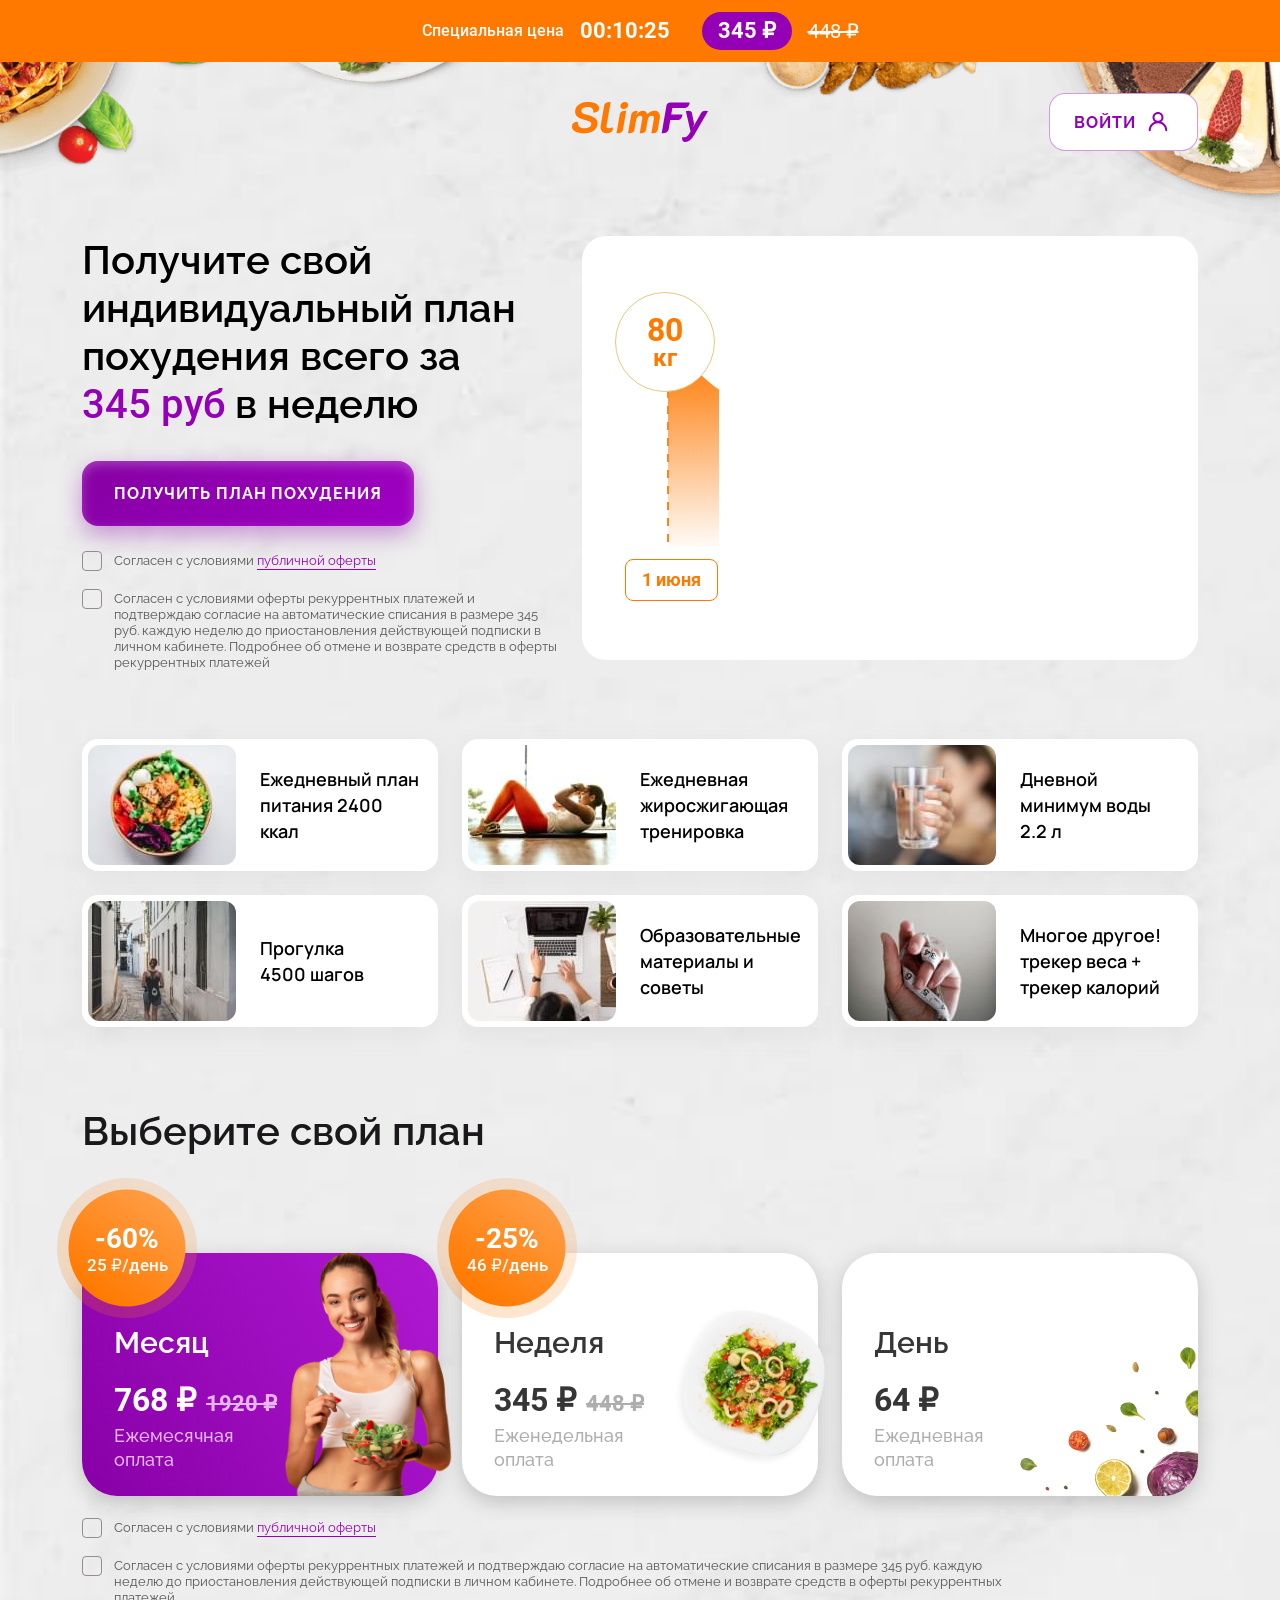
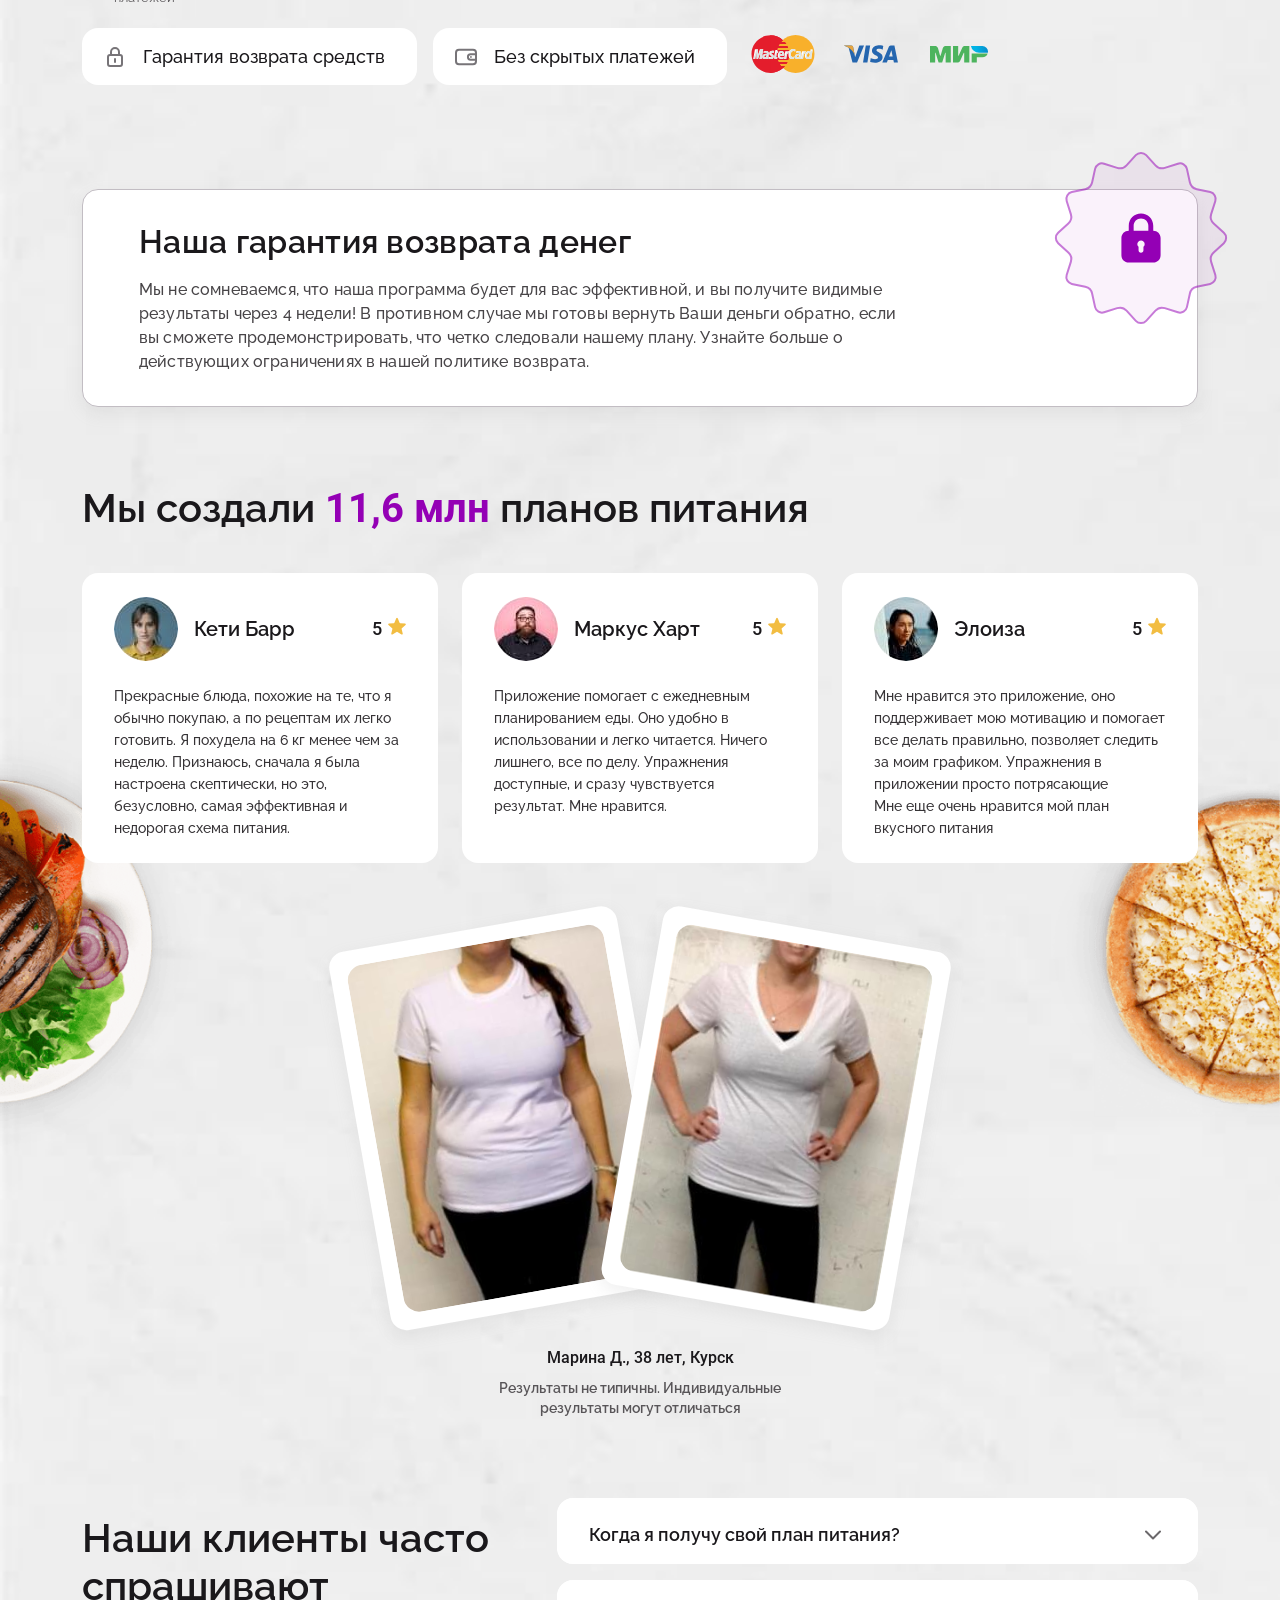
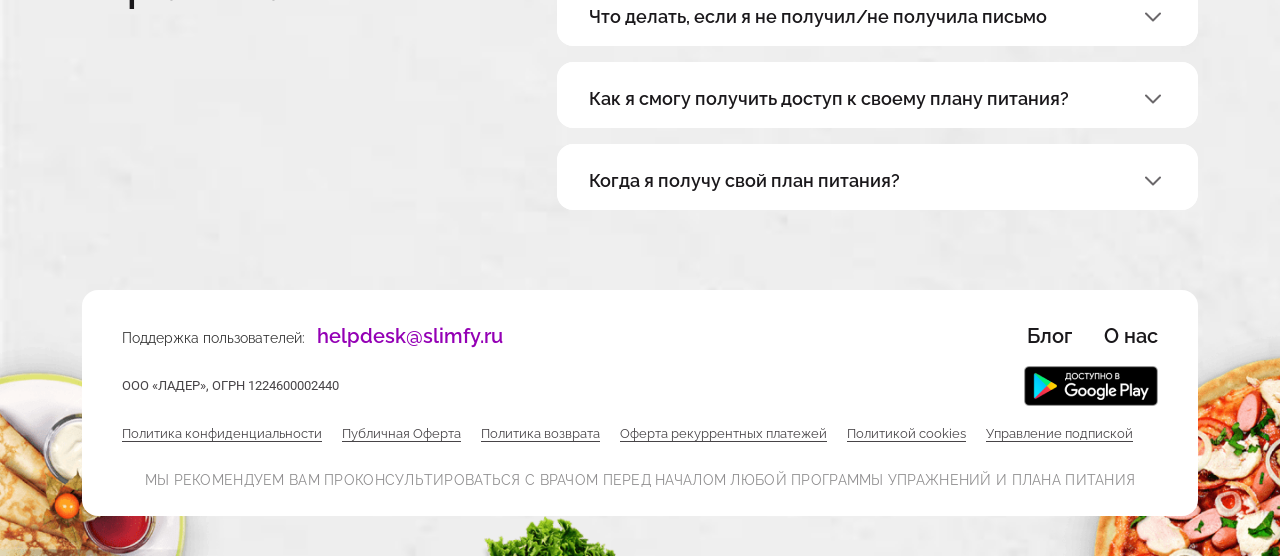
<file: offers_v4.html>
<!DOCTYPE html>
<html lang="ru">
	<head>
		<meta charset="UTF-8">
		<meta http-equiv="X-UA-Compatible" content="IE=edge">
		<meta name="viewport" content="width=device-width, initial-scale=1.0">
		<link rel="shortcut icon" href="img/favicon_x32.png" type="image/png">
		<meta name="keywords" content="">
		<meta name="description" content="">
		<meta name="robots" content="noindex, nofollow">
		<title>Предложения (версия 4)</title><script>setHeaightVariable();window.addEventListener('resize', setHeaightVariable);function setHeaightVariable() {let vh = window.innerHeight * 0.01;document.documentElement.style.setProperty('--vh', `${vh}px`);}</script>
		<link rel="stylesheet" href="css/style.css">
	</head>
	<body> 
		<div class="wrapper wrapper--offset-bg"> 
						<!-- header-->
						<header class="header">
							<div class="container">
								<div class="header__container header__container--sticker"> <a class="header__logo" href="#"> <img src="img/logo.svg" alt=""></a><a class="header__btn" href="#">Войти<img src="img/account.svg" alt=""></a></div>
							</div>
						</header>
						<!--	/header-->
			<main class="main"> 
				<!-- sticker-->
				<div class="sticker">
					<div class="container">
						<div class="sticker__container"> 
							<div class="sticker__timer"> 
								<div class="sticker__text">Специальная цена</div>
								<div class="sticker__time">00:10:25</div>
							</div>
							<div class="sticker__pricing"> 
								<div class="sticker__price">345 &#8381;</div>
								<div class="sticker__price-before">448 &#8381;</div>
							</div>
						</div>
					</div>
				</div>
				<!--	/sticker-->
				<!-- welcome-->
				<div class="welcome welcome--chart">
					<div class="container"> 
						<div class="welcome__container"> 
							<div class="welcome__content"> 
								<h1 class="welcome__title">Получите свой индивидуальный план похудения всего за <span>345 руб </span>в неделю</h1>
								<div id="welcomeChartTo"></div>
								<div class="welcome__btn"> 
									<div class="btn-shadow"><span>Получить план похудения</span></div>
								</div>
								<div class="welcome__list"> 
									<div class="welcome__approval"> 
										<input id="approval_0" type="checkbox">
										<label for="approval_0"> <span class="welcome__approval-checkbox"> </span><span class="welcome__approval-text">Согласен с условиями <a href="#">публичной оферты</a></span></label>
									</div>
									<div class="welcome__approval"> 
										<input id="approval_1" type="checkbox">
										<label for="approval_1"> <span class="welcome__approval-checkbox"> </span><span class="welcome__approval-text">Согласен с условиями оферты рекуррентных платежей и подтверждаю согласие на автоматические списания в размере 345 руб. каждую неделю до приостановления действующей подписки в личном кабинете. Подробнее об отмене и возврате средств в оферты рекуррентных платежей</span></label>
									</div>
								</div>
							</div>
							<div id="welcomeChartFrom">
								<div class="welcome__chart" id="welcomeChart">
									<!-- chart-->
									<div class="chart">
										<div class="chart__container">
											<div class="chart__bg"><img src="img/chart_bg.svg" alt="">
												<div class="chart__after"></div>
											</div>
											<div class="chart__kg">80<span>кг</span></div>
											<div class="chart__target">Ваша цель</div>
											<div class="chart__start-date">1 июня</div>
											<div class="chart__finish-date">29 июня</div>
										</div>
									</div>
									<!--	/chart-->
								</div>
							</div>
						</div>
					</div>
				</div>
				<!--	/welcome-->
				<!-- items-->
				<div class="items">
					<div class="container"> 
						<div class="items__container"> 
							<div class="row">
								<div class="col-xl-4 col-md-6"> 
									<div class="items__item"> 
										<div class="items__img"> <img src="img/items_01.jpg" alt="" srcset="img/items_01@2x.jpg 2x"></div>
										<div class="items__title">Ежедневный план питания 2400 ккал</div>
									</div>
								</div>
								<div class="col-xl-4 col-md-6"> 
									<div class="items__item"> 
										<div class="items__img"> <img src="img/items_02.jpg" alt="" srcset="img/items_02@2x.jpg 2x"></div>
										<div class="items__title">Ежедневная жиросжигающая тренировка</div>
									</div>
								</div>
								<div class="col-xl-4 col-md-6"> 
									<div class="items__item"> 
										<div class="items__img"> <img src="img/items_03.jpg" alt="" srcset="img/items_03@2x.jpg 2x"></div>
										<div class="items__title">Дневной минимум воды 2.2 л</div>
									</div>
								</div>
								<div class="col-xl-4 col-md-6"> 
									<div class="items__item"> 
										<div class="items__img"> <img src="img/items_04.jpg" alt="" srcset="img/items_04@2x.jpg 2x"></div>
										<div class="items__title">Прогулка <br>4500 шагов</div>
									</div>
								</div>
								<div class="col-xl-4 col-md-6"> 
									<div class="items__item"> 
										<div class="items__img"> <img src="img/items_05.jpg" alt="" srcset="img/items_05@2x.jpg 2x"></div>
										<div class="items__title">Образовательные материалы и советы</div>
									</div>
								</div>
								<div class="col-xl-4 col-md-6"> 
									<div class="items__item"> 
										<div class="items__img"> <img src="img/items_06.jpg" alt="" srcset="img/items_06@2x.jpg 2x"></div>
										<div class="items__title">Многое другое! трекер веса + трекер калорий </div>
									</div>
								</div>
							</div>
						</div>
					</div>
				</div>
				<!--	/items-->
				<!-- tariffs-->
				<div class="tariffs">
					<div class="container"> 
						<h2 class="tariffs__title">Выберите свой план</h2>
						<form class="tariffs__items tariffs__items--v4" action="#">
							<div class="row justify-content-center">
								<div class="col-lg-4 col-md-6 mt-4 mt-md-0 mb-2 mb-md-0">
									<button class="tariffs__item-v4 tariffs__item-v4--month" type="submit"> 
										<div class="tariffs__name">Месяц </div>
										<div class="tariffs__prices">
											<div class="tariffs__price">768 &#8381;<span>1920 &#8381;</span></div>
										</div>
										<div class="tariffs__text">Ежемесячная оплата</div><img class="tariffs__img" src="img/wooman.png" alt="" srcset="img/wooman@2x.png 2x">
										<div class="tariffs__sticker"> 
											<div class="tariffs__sticker-inner">-60%<span>25 ₽/день</span></div>
										</div>
									</button>
								</div>
								<div class="col-lg-4 col-md-6 mt-5 mt-md-0">
									<button class="tariffs__item-v4 tariffs__item-v4--week" type="submit"> 
										<div class="tariffs__name">Неделя</div>
										<div class="tariffs__prices">
											<div class="tariffs__price">345 &#8381;<span>448 &#8381; </span></div>
										</div>
										<div class="tariffs__text">Еженедельная оплата</div><img class="tariffs__img" src="img/food_01-v4.png" alt="" srcset="img/food_01-v4@2x.png 2x">
										<div class="tariffs__sticker">
											<div class="tariffs__sticker-inner">-25%<span>46 ₽/день</span></div>
										</div>
									</button>
								</div>
								<div class="col-lg-4 col-md-6">
									<button class="tariffs__item-v4 tariffs__item-v4--day" type="submit"> 
										<div class="tariffs__name">День</div>
										<div class="tariffs__prices">
											<div class="tariffs__price">64 &#8381;</div>
										</div>
										<div class="tariffs__text">Ежедневная оплата</div><img class="tariffs__img" src="img/food_02-v4.png" alt="" srcset="img/food_02-v4@2x.png 2x">
									</button>
								</div>
							</div>
						</form>
						<div class="tariffs__approvals"> 
							<div class="welcome__approval"> 
								<input id="approval_2" type="checkbox">
								<label for="approval_2"> <span class="welcome__approval-checkbox"> </span><span class="welcome__approval-text">Согласен с условиями <a href="#">публичной оферты</a></span></label>
							</div>
							<div class="welcome__approval"> 
								<input id="approval_3" type="checkbox">
								<label for="approval_3"> <span class="welcome__approval-checkbox"> </span><span class="welcome__approval-text">Согласен с условиями оферты рекуррентных платежей и подтверждаю согласие на автоматические списания в размере 345 руб. каждую неделю до приостановления действующей подписки в личном кабинете. Подробнее об отмене и возврате средств в оферты рекуррентных платежей</span></label>
							</div>
						</div>
						<div class="tariffs__pays"> 
							<div class="tariffs__pays-items"> 
								<div class="tariffs__pays-items-row">
									<div class="tariffs__pays-item"> <img src="img/padlock.svg" alt="">Гарантия возврата средств</div>
									<div class="tariffs__pays-item"> <img src="img/wallet.svg" alt="">Без скрытых платежей</div>
								</div>
							</div>
							<div class="tariffs__icons"> 
								<div class="tariffs__icons-row"> 
									<div class="tariffs__icon"> <img src="img/mastercard.svg" alt=""></div>
									<div class="tariffs__icon"> <img src="img/visa.svg" alt=""></div>
									<div class="tariffs__icon"> <img src="img/mir.svg" alt=""></div>
								</div>
							</div>
						</div>
					</div>
				</div>
			</main>
			<!--	/tariffs-->
			<!-- warranty-->
			<div class="warranty">
				<div class="container"> 
					<div class="warranty__container"> 
						<h2 class="warranty__title d-none d-md-block">Наша гарантия возврата денег</h2>
						<h2 class="warranty__title d-block d-md-none">Наша гарантия <br>возврата денег</h2>
						<div class="warranty__text">Мы не сомневаемся, что наша программа будет для вас эффективной, и вы получите видимые результаты через 4 недели! В противном случае мы готовы вернуть Ваши деньги обратно, если вы сможете продемонстрировать, что четко следовали нашему плану. Узнайте больше о действующих ограничениях в нашей политике возврата.</div>
						<div class="warranty__icon"> <img src="img/lock.svg" alt=""></div>
					</div>
				</div>
			</div>
			<!--	/warranty-->
			<!-- comments-->
			<div class="comments">
				<div class="container"> 
					<h2 class="comments__title">Мы создали <span>11,6 млн </span>планов питания</h2>
					<div class="comments__items"> 
						<div class="row justify-content-center"> 
							<div class="col-lg-4 col-md-6"> 
								<div class="comments__item"> 
									<div class="comments__head"> 
										<div class="comments__ava"> <img src="img/ava_01.jpg" alt="" srcset="img/ava_01@2x.jpg 2x"></div>
										<div class="comments__name">Кети Барр
											<div class="comments__rating">5<img src="img/star-2.svg" alt=""></div>
										</div>
									</div>
									<div class="comments__body"> 
										<p>Прекрасные блюда, похожие на те, что я обычно покупаю, а по рецептам их легко готовить. Я похудела на 6 кг менее чем за неделю. Признаюсь, сначала я была настроена скептически, но это, безусловно, самая эффективная и недорогая схема питания.</p>
									</div>
								</div>
							</div>
							<div class="col-lg-4 col-md-6"> 
								<div class="comments__item"> 
									<div class="comments__head"> 
										<div class="comments__ava"> <img src="img/ava_02.jpg" alt="" srcset="img/ava_02@2x.jpg 2x"></div>
										<div class="comments__name">Маркус Харт
											<div class="comments__rating">5<img src="img/star-2.svg" alt=""></div>
										</div>
									</div>
									<div class="comments__body"> 
										<p>Приложение помогает с ежедневным планированием еды. Оно удобно в использовании и легко читается. Ничего лишнего, все по делу. Упражнения доступные, и сразу чувствуется результат. Мне нравится.</p>
									</div>
								</div>
							</div>
							<div class="col-lg-4 col-md-6"> 
								<div class="comments__item"> 
									<div class="comments__head"> 
										<div class="comments__ava"> <img src="img/ava_03.jpg" alt="" srcset="img/ava_03@2x.jpg 2x"></div>
										<div class="comments__name">Элоиза
											<div class="comments__rating">5<img src="img/star-2.svg" alt=""></div>
										</div>
									</div>
									<div class="comments__body"> 
										<p>Мне нравится это приложение, оно поддерживает мою мотивацию и помогает все делать правильно, позволяет следить за моим графиком. Упражнения в приложении просто потрясающие</p>
										<p>Мне еще очень нравится мой план вкусного питания</p>
									</div>
								</div>
							</div>
						</div>
					</div>
				</div>
			</div>
			<!--	/comments-->
			<!-- case-->
			<div class="case">
				<div class="container"> 
					<div class="case__container"> 
						<div class="case__photos"> 
							<div class="case__photo case__photo--before"><img src="img/case_before.jpg" alt="" srcset="img/case_before@2x.jpg 2x"></div>
							<div class="case__photo case__photo--after"><img src="img/case_after.jpg" alt="" srcset="img/case_after@2x.jpg 2x"></div>
						</div>
						<div class="case__content">
							<div class="case__title">Марина Д., 38 лет, Курск</div>
							<div class="case__text">Результаты не типичны. Индивидуальные результаты могут отличаться</div>
						</div>
					</div>
				</div>
			</div>
			<!--	/case-->
			<!-- faq-->
			<div class="faq">
				<div class="container"> 
					<div class="row"> 
						<div class="col-xxl-4 col-xl-5">
							<div class="faq__title">Наши клиенты часто спрашивают</div>
						</div>
						<div class="col-xl-7 offset-xxl-1">
							<div class="faq__accordion"> 
								<!-- accordion bootstrap-->
								<div class="accordionid" id="accordionFaq">
									<div class="accordion-item faq__item">
										<div class="accordion-header">
											<button class="accordion-button faq__button collapsed" type="button" data-bs-toggle="collapse" data-bs-target="#collapse_0" aria-expanded="true" aria-controls="collapse_0">Когда я получу свой план питания?</button>
										</div>
										<div class="accordion-collapse faq__collapse collapse" id="collapse_0" data-bs-parent="#accordionFaq">
											<div class="faq__text">Вы получите доступ к своему персонализированному плану питания <br>сразу же после оплаты</div>
										</div>
									</div>
									<div class="accordion-item faq__item">
										<div class="accordion-header">
											<button class="accordion-button faq__button collapsed" type="button" data-bs-toggle="collapse" data-bs-target="#collapse_1" aria-expanded="true" aria-controls="collapse_1">Что делать, если я не получил/не получила письмо</button>
										</div>
										<div class="accordion-collapse faq__collapse collapse" id="collapse_1" data-bs-parent="#accordionFaq">
											<div class="faq__text">Вы получите доступ к своему персонализированному плану питания <br>сразу же после оплаты</div>
										</div>
									</div>
									<div class="accordion-item faq__item">
										<div class="accordion-header">
											<button class="accordion-button faq__button collapsed" type="button" data-bs-toggle="collapse" data-bs-target="#collapse_2" aria-expanded="true" aria-controls="collapse_2">Как я смогу получить доступ к своему плану питания?</button>
										</div>
										<div class="accordion-collapse faq__collapse collapse" id="collapse_2" data-bs-parent="#accordionFaq">
											<div class="faq__text">Вы получите доступ к своему персонализированному плану питания <br>сразу же после оплаты</div>
										</div>
									</div>
									<div class="accordion-item faq__item">
										<div class="accordion-header">
											<button class="accordion-button faq__button collapsed" type="button" data-bs-toggle="collapse" data-bs-target="#collapse_3" aria-expanded="true" aria-controls="collapse_3">Когда я получу свой план питания?</button>
										</div>
										<div class="accordion-collapse faq__collapse collapse" id="collapse_3" data-bs-parent="#accordionFaq">
											<div class="faq__text">Вы получите доступ к своему персонализированному плану питания <br>сразу же после оплаты</div>
										</div>
									</div>
								</div>
								<!-- /accordion bootstrap-->
							</div>
						</div>
					</div>
				</div>
			</div>
			<!--	/faq-->
			<!-- footer-->
			<footer class="footer">
				<div class="container"> 
					<div class="footer__container"> 
						<div class="footer__top"> 
							<div class="footer__text"> <span>Поддержка пользователей:</span><a href="mailto:helpdesk@slimfy.ru">helpdesk@slimfy.ru</a></div>
							<div class="footer__nav"> 
								<ul>
									<li> <a href="#">Блог</a></li>
									<li> <a href="#">О нас</a></li>
								</ul>
							</div>
						</div>
						<div class="footer__center"> 
							<div class="footer__name">ООО «ЛАДЕР», ОГРН 1224600002440</div><a class="footer__market" href="#"> <img src="img/google-play-badge.png" alt="" srcset="img/google-play-badge@2x.png 2x"></a>
						</div>
						<div class="footer__bottom"> 
							<div class="footer__list"> 
								<ul>
									<li> <a href="#">Политика конфиденциальности</a></li>
									<li> <a href="#">Публичная Оферта</a></li>
									<li> <a href="#">Политика возврата</a></li>
									<li> <a href="#">Оферта рекуррентных платежей</a></li>
									<li> <a href="#">Политикой cookies</a></li>
									<li> <a href="#">Управление подпиской</a></li>
								</ul>
							</div>
						</div>
						<div class="footer__ps">Мы рекомендуем вам проконсультироваться с врачом перед началом любой программы упражнений и плана питания</div>
					</div>
				</div>
			</footer>
			<!--	/footer-->
		</div>
		<script src="js/libs/jquery.min.js"> </script>
		<script src="js/libs/bootstrap.bundle.min.js"> </script>
		<script src="js/libs/jquery.mailtip.js"> </script>
		<script src="js/scripts.js"></script>
	</body>
</html>
</file>
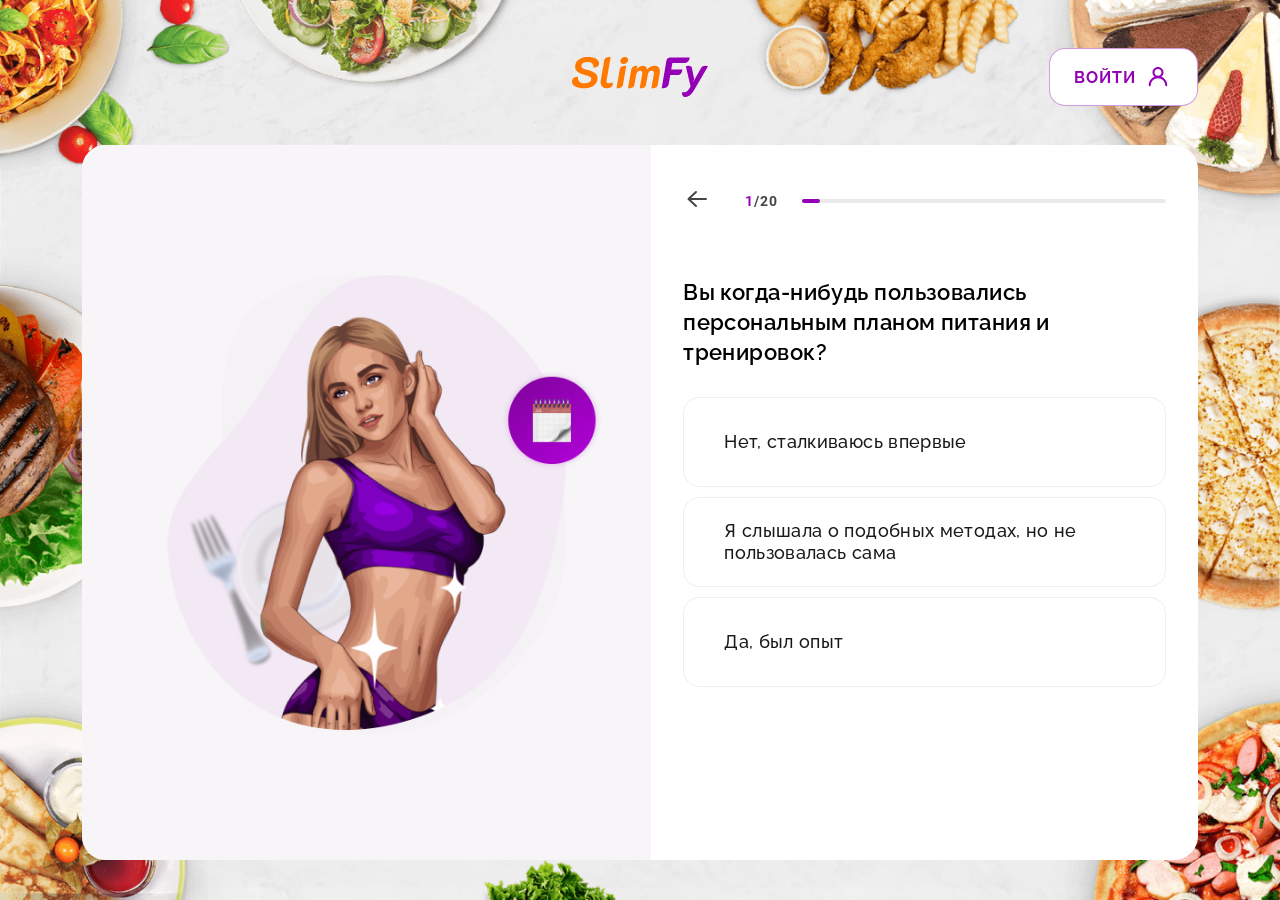
<file: quiz_01.html>
<!DOCTYPE html>
<html lang="ru">
	<head>
		<meta charset="UTF-8">
		<meta http-equiv="X-UA-Compatible" content="IE=edge">
		<meta name="viewport" content="width=device-width, initial-scale=1.0">
		<link rel="shortcut icon" href="img/favicon_x32.png" type="image/png">
		<meta name="keywords" content="">
		<meta name="description" content="">
		<meta name="robots" content="noindex, nofollow">
		<title>Квиз</title><script>setHeaightVariable();window.addEventListener('resize', setHeaightVariable);function setHeaightVariable() {let vh = window.innerHeight * 0.01;document.documentElement.style.setProperty('--vh', `${vh}px`);}</script>
		<link rel="stylesheet" href="css/style.css">
	</head>
	<body> 
		<div class="wrapper">
			<!-- Добавил в хедер .d-none.d-md-block-->
						<!-- header-->
						<header class="header d-none d-md-block">
							<div class="container">
								<div class="header__container"><a class="header__logo" href="#"> <img src="img/logo.svg" alt=""></a><a class="header__btn" href="#">Войти<img src="img/account.svg" alt=""></a></div>
							</div>
						</header>
						<!--	/header-->
			<!-- Добавил .main--flex-column-->
			<main class="main main--flex-column">
				<!-- quiz-->
				<div class="quiz">
					<div class="container"> 
						<form class="quiz__container" action="#"> 
							<div class="quiz__img"> <img src="img/quiz_01.png" alt="" srcset="img/quiz_01@2x.png 2x"></div>
							<div class="quiz__content"> 
								<div class="quiz__progressbar"> <a class="quiz__back" href="#"> 
										<svg width="48" height="48" viewBox="0 0 48 48" fill="none" xmlns="http://www.w3.org/2000/svg">
											<rect width="48" height="48" rx="24" fill="white"></rect>
											<path d="M17 24L33 24" stroke-width="2" stroke-linecap="round" stroke-linejoin="round"></path>
											<path d="M23 17L15.5 24L23 31" stroke-width="2" stroke-linecap="round" stroke-linejoin="round"></path>
										</svg></a><a class="quiz__logo d-block d-md-none" href="#"><img src="img/logo.svg" alt=""></a>
									<div class="quiz__progressnum"> <span>1</span>/20</div>
									<div class="quiz__progress"> <span style="width: 5%;"></span></div>
								</div>
								<div class="quiz__title">Вы когда-нибудь пользовались персональным планом питания и тренировок?</div>
								<div class="quiz__flex-grow">
									<button class="quiz__variant-btn" type="submit"> <img class="d-block d-md-none" src="img/smile-not.png" alt="" srcset="img/smile-not@4x.png 2x">Нет, сталкиваюсь впервые</button>
									<button class="quiz__variant-btn" type="submit"> <img class="d-block d-md-none" src="img/smile-hand_01.png" alt="" srcset="img/smile-hand_01@4x.png 2x">Я слышала о подобных методах, но не пользовалась сама</button>
									<button class="quiz__variant-btn" type="submit"> <img class="d-block d-md-none" src="img/smile-stars.png" alt="" srcset="img/smile-stars@4x.png 2x">Да, был опыт</button>
								</div>
							</div>
						</form>
					</div>
				</div>
				<!--	/quiz-->
			</main>
		</div>
		<script src="js/libs/jquery.min.js"> </script>
		<script src="js/libs/bootstrap.bundle.min.js"> </script>
		<script src="js/libs/jquery.mailtip.js"> </script>
		<script src="js/scripts.js"></script>
	</body>
</html>
</file>
<file: css/style.css>
/* reset */
html, body, div, span, applet, object, iframe,
h1, h2, h3, h4, h5, h6, p, blockquote, pre,
a, abbr, acronym, address, big, cite, code,
del, dfn, em, img, ins, kbd, q, s, samp,
small, strike, strong, sub, sup, tt, var,
b, u, i, center,
dl, dt, dd, ol, ul, li,
fieldset, form, label, legend,
table, caption, tbody, tfoot, thead, tr, th, td,
article, aside, canvas, details, embed,
figure, figcaption, footer, header, hgroup,
menu, nav, output, ruby, section, summary,
time, mark, audio, video {
  margin: 0;
  padding: 0;
  border: 0;
  font-size: 100%;
  font: inherit;
  vertical-align: baseline;
}

article, aside, details, figcaption, figure,
footer, header, hgroup, menu, nav, section {
  display: block;
}

* {
  margin: 0;
  padding: 0;
}

* {
  -webkit-box-sizing: border-box;
  box-sizing: border-box;
}

button,
input,
a,
textarea {
  outline: none;
}

html {
  -ms-text-size-adjust: 100%;
  -webkit-text-size-adjust: 100%;
}

ol, ul {
  list-style: none;
}

table {
  border-collapse: collapse;
  border-spacing: 0;
}

img {
  max-width: 100%;
}

h1, h2, h3 {
  font-weight: bold;
}

/* /reset */
/*!
 * Bootstrap v5.0.1 (https://getbootstrap.com/)
 * Copyright 2011-2021 The Bootstrap Authors
 * Copyright 2011-2021 Twitter, Inc.
 * Licensed under MIT (https://github.com/twbs/bootstrap/blob/main/LICENSE)
 */
:root {
  --bs-blue: #0d6efd;
  --bs-indigo: #6610f2;
  --bs-purple: #6f42c1;
  --bs-pink: #d63384;
  --bs-red: #dc3545;
  --bs-orange: #fd7e14;
  --bs-yellow: #ffc107;
  --bs-green: #198754;
  --bs-teal: #20c997;
  --bs-cyan: #0dcaf0;
  --bs-white: #fff;
  --bs-gray: #6c757d;
  --bs-gray-dark: #343a40;
  --bs-primary: #0d6efd;
  --bs-secondary: #6c757d;
  --bs-success: #198754;
  --bs-info: #0dcaf0;
  --bs-warning: #ffc107;
  --bs-danger: #dc3545;
  --bs-light: #f8f9fa;
  --bs-dark: #212529;
  --bs-font-sans-serif: system-ui, -apple-system, "Segoe UI", Roboto, "Helvetica Neue", Arial, "Noto Sans", "Liberation Sans", sans-serif, "Apple Color Emoji", "Segoe UI Emoji", "Segoe UI Symbol", "Noto Color Emoji";
  --bs-font-monospace: SFMono-Regular, Menlo, Monaco, Consolas, "Liberation Mono", "Courier New", monospace;
  --bs-gradient: linear-gradient(180deg, rgba(255, 255, 255, 0.15), rgba(255, 255, 255, 0));
}

.container,
.container-fluid,
.container-xxl,
.container-xl,
.container-lg,
.container-md,
.container-sm {
  width: 100%;
  padding-right: var(--bs-gutter-x, 12px);
  padding-left: var(--bs-gutter-x, 12px);
  margin-right: auto;
  margin-left: auto;
}

@media (min-width: 576px) {
  .container-sm, .container {
    max-width: 540px;
  }
}
@media (min-width: 768px) {
  .container-md, .container-sm, .container {
    max-width: 720px;
  }
}
@media (min-width: 992px) {
  .container-lg, .container-md, .container-sm, .container {
    max-width: 936px;
  }
}
@media (min-width: 1270px) {
  .container-xl, .container-lg, .container-md, .container-sm, .container {
    max-width: 1140px;
  }
}
@media (min-width: 1400px) {
  .container-xxl, .container-xl, .container-lg, .container-md, .container-sm, .container {
    max-width: 1264px;
  }
}
.row {
  --bs-gutter-x: 24px;
  --bs-gutter-y: 0;
  display: -webkit-box;
  display: -ms-flexbox;
  display: flex;
  -ms-flex-wrap: wrap;
  flex-wrap: wrap;
  margin-top: calc(var(--bs-gutter-y) * -1);
  margin-right: calc(var(--bs-gutter-x) / -2);
  margin-left: calc(var(--bs-gutter-x) / -2);
}
.row > * {
  -ms-flex-negative: 0;
  flex-shrink: 0;
  width: 100%;
  max-width: 100%;
  padding-right: calc(var(--bs-gutter-x) / 2);
  padding-left: calc(var(--bs-gutter-x) / 2);
  margin-top: var(--bs-gutter-y);
}

.col {
  -webkit-box-flex: 1;
  -ms-flex: 1 0 0%;
  flex: 1 0 0%;
}

.row-cols-auto > * {
  -webkit-box-flex: 0;
  -ms-flex: 0 0 auto;
  flex: 0 0 auto;
  width: auto;
}

.row-cols-1 > * {
  -webkit-box-flex: 0;
  -ms-flex: 0 0 auto;
  flex: 0 0 auto;
  width: 100%;
}

.row-cols-2 > * {
  -webkit-box-flex: 0;
  -ms-flex: 0 0 auto;
  flex: 0 0 auto;
  width: 50%;
}

.row-cols-3 > * {
  -webkit-box-flex: 0;
  -ms-flex: 0 0 auto;
  flex: 0 0 auto;
  width: 33.3333333333%;
}

.row-cols-4 > * {
  -webkit-box-flex: 0;
  -ms-flex: 0 0 auto;
  flex: 0 0 auto;
  width: 25%;
}

.row-cols-5 > * {
  -webkit-box-flex: 0;
  -ms-flex: 0 0 auto;
  flex: 0 0 auto;
  width: 20%;
}

.row-cols-6 > * {
  -webkit-box-flex: 0;
  -ms-flex: 0 0 auto;
  flex: 0 0 auto;
  width: 16.6666666667%;
}

.col-auto {
  -webkit-box-flex: 0;
  -ms-flex: 0 0 auto;
  flex: 0 0 auto;
  width: auto;
}

.col-1 {
  -webkit-box-flex: 0;
  -ms-flex: 0 0 auto;
  flex: 0 0 auto;
  width: 8.3333333333%;
}

.col-2 {
  -webkit-box-flex: 0;
  -ms-flex: 0 0 auto;
  flex: 0 0 auto;
  width: 16.6666666667%;
}

.col-3 {
  -webkit-box-flex: 0;
  -ms-flex: 0 0 auto;
  flex: 0 0 auto;
  width: 25%;
}

.col-4 {
  -webkit-box-flex: 0;
  -ms-flex: 0 0 auto;
  flex: 0 0 auto;
  width: 33.3333333333%;
}

.col-5 {
  -webkit-box-flex: 0;
  -ms-flex: 0 0 auto;
  flex: 0 0 auto;
  width: 41.6666666667%;
}

.col-6 {
  -webkit-box-flex: 0;
  -ms-flex: 0 0 auto;
  flex: 0 0 auto;
  width: 50%;
}

.col-7 {
  -webkit-box-flex: 0;
  -ms-flex: 0 0 auto;
  flex: 0 0 auto;
  width: 58.3333333333%;
}

.col-8 {
  -webkit-box-flex: 0;
  -ms-flex: 0 0 auto;
  flex: 0 0 auto;
  width: 66.6666666667%;
}

.col-9 {
  -webkit-box-flex: 0;
  -ms-flex: 0 0 auto;
  flex: 0 0 auto;
  width: 75%;
}

.col-10 {
  -webkit-box-flex: 0;
  -ms-flex: 0 0 auto;
  flex: 0 0 auto;
  width: 83.3333333333%;
}

.col-11 {
  -webkit-box-flex: 0;
  -ms-flex: 0 0 auto;
  flex: 0 0 auto;
  width: 91.6666666667%;
}

.col-12 {
  -webkit-box-flex: 0;
  -ms-flex: 0 0 auto;
  flex: 0 0 auto;
  width: 100%;
}

.offset-1 {
  margin-left: 8.3333333333%;
}

.offset-2 {
  margin-left: 16.6666666667%;
}

.offset-3 {
  margin-left: 25%;
}

.offset-4 {
  margin-left: 33.3333333333%;
}

.offset-5 {
  margin-left: 41.6666666667%;
}

.offset-6 {
  margin-left: 50%;
}

.offset-7 {
  margin-left: 58.3333333333%;
}

.offset-8 {
  margin-left: 66.6666666667%;
}

.offset-9 {
  margin-left: 75%;
}

.offset-10 {
  margin-left: 83.3333333333%;
}

.offset-11 {
  margin-left: 91.6666666667%;
}

.g-0,
.gx-0 {
  --bs-gutter-x: 0;
}

.g-0,
.gy-0 {
  --bs-gutter-y: 0;
}

.g-1,
.gx-1 {
  --bs-gutter-x: 12px;
}

.g-1,
.gy-1 {
  --bs-gutter-y: 12px;
}

.g-2,
.gx-2 {
  --bs-gutter-x: 18px;
}

.g-2,
.gy-2 {
  --bs-gutter-y: 18px;
}

.g-3,
.gx-3 {
  --bs-gutter-x: 24px;
}

.g-3,
.gy-3 {
  --bs-gutter-y: 24px;
}

.g-4,
.gx-4 {
  --bs-gutter-x: 36px;
}

.g-4,
.gy-4 {
  --bs-gutter-y: 36px;
}

.g-5,
.gx-5 {
  --bs-gutter-x: 48px;
}

.g-5,
.gy-5 {
  --bs-gutter-y: 48px;
}

@media (min-width: 576px) {
  .col-sm {
    -webkit-box-flex: 1;
    -ms-flex: 1 0 0%;
    flex: 1 0 0%;
  }

  .row-cols-sm-auto > * {
    -webkit-box-flex: 0;
    -ms-flex: 0 0 auto;
    flex: 0 0 auto;
    width: auto;
  }

  .row-cols-sm-1 > * {
    -webkit-box-flex: 0;
    -ms-flex: 0 0 auto;
    flex: 0 0 auto;
    width: 100%;
  }

  .row-cols-sm-2 > * {
    -webkit-box-flex: 0;
    -ms-flex: 0 0 auto;
    flex: 0 0 auto;
    width: 50%;
  }

  .row-cols-sm-3 > * {
    -webkit-box-flex: 0;
    -ms-flex: 0 0 auto;
    flex: 0 0 auto;
    width: 33.3333333333%;
  }

  .row-cols-sm-4 > * {
    -webkit-box-flex: 0;
    -ms-flex: 0 0 auto;
    flex: 0 0 auto;
    width: 25%;
  }

  .row-cols-sm-5 > * {
    -webkit-box-flex: 0;
    -ms-flex: 0 0 auto;
    flex: 0 0 auto;
    width: 20%;
  }

  .row-cols-sm-6 > * {
    -webkit-box-flex: 0;
    -ms-flex: 0 0 auto;
    flex: 0 0 auto;
    width: 16.6666666667%;
  }

  .col-sm-auto {
    -webkit-box-flex: 0;
    -ms-flex: 0 0 auto;
    flex: 0 0 auto;
    width: auto;
  }

  .col-sm-1 {
    -webkit-box-flex: 0;
    -ms-flex: 0 0 auto;
    flex: 0 0 auto;
    width: 8.3333333333%;
  }

  .col-sm-2 {
    -webkit-box-flex: 0;
    -ms-flex: 0 0 auto;
    flex: 0 0 auto;
    width: 16.6666666667%;
  }

  .col-sm-3 {
    -webkit-box-flex: 0;
    -ms-flex: 0 0 auto;
    flex: 0 0 auto;
    width: 25%;
  }

  .col-sm-4 {
    -webkit-box-flex: 0;
    -ms-flex: 0 0 auto;
    flex: 0 0 auto;
    width: 33.3333333333%;
  }

  .col-sm-5 {
    -webkit-box-flex: 0;
    -ms-flex: 0 0 auto;
    flex: 0 0 auto;
    width: 41.6666666667%;
  }

  .col-sm-6 {
    -webkit-box-flex: 0;
    -ms-flex: 0 0 auto;
    flex: 0 0 auto;
    width: 50%;
  }

  .col-sm-7 {
    -webkit-box-flex: 0;
    -ms-flex: 0 0 auto;
    flex: 0 0 auto;
    width: 58.3333333333%;
  }

  .col-sm-8 {
    -webkit-box-flex: 0;
    -ms-flex: 0 0 auto;
    flex: 0 0 auto;
    width: 66.6666666667%;
  }

  .col-sm-9 {
    -webkit-box-flex: 0;
    -ms-flex: 0 0 auto;
    flex: 0 0 auto;
    width: 75%;
  }

  .col-sm-10 {
    -webkit-box-flex: 0;
    -ms-flex: 0 0 auto;
    flex: 0 0 auto;
    width: 83.3333333333%;
  }

  .col-sm-11 {
    -webkit-box-flex: 0;
    -ms-flex: 0 0 auto;
    flex: 0 0 auto;
    width: 91.6666666667%;
  }

  .col-sm-12 {
    -webkit-box-flex: 0;
    -ms-flex: 0 0 auto;
    flex: 0 0 auto;
    width: 100%;
  }

  .offset-sm-0 {
    margin-left: 0;
  }

  .offset-sm-1 {
    margin-left: 8.3333333333%;
  }

  .offset-sm-2 {
    margin-left: 16.6666666667%;
  }

  .offset-sm-3 {
    margin-left: 25%;
  }

  .offset-sm-4 {
    margin-left: 33.3333333333%;
  }

  .offset-sm-5 {
    margin-left: 41.6666666667%;
  }

  .offset-sm-6 {
    margin-left: 50%;
  }

  .offset-sm-7 {
    margin-left: 58.3333333333%;
  }

  .offset-sm-8 {
    margin-left: 66.6666666667%;
  }

  .offset-sm-9 {
    margin-left: 75%;
  }

  .offset-sm-10 {
    margin-left: 83.3333333333%;
  }

  .offset-sm-11 {
    margin-left: 91.6666666667%;
  }

  .g-sm-0,
.gx-sm-0 {
    --bs-gutter-x: 0;
  }

  .g-sm-0,
.gy-sm-0 {
    --bs-gutter-y: 0;
  }

  .g-sm-1,
.gx-sm-1 {
    --bs-gutter-x: 12px;
  }

  .g-sm-1,
.gy-sm-1 {
    --bs-gutter-y: 12px;
  }

  .g-sm-2,
.gx-sm-2 {
    --bs-gutter-x: 18px;
  }

  .g-sm-2,
.gy-sm-2 {
    --bs-gutter-y: 18px;
  }

  .g-sm-3,
.gx-sm-3 {
    --bs-gutter-x: 24px;
  }

  .g-sm-3,
.gy-sm-3 {
    --bs-gutter-y: 24px;
  }

  .g-sm-4,
.gx-sm-4 {
    --bs-gutter-x: 36px;
  }

  .g-sm-4,
.gy-sm-4 {
    --bs-gutter-y: 36px;
  }

  .g-sm-5,
.gx-sm-5 {
    --bs-gutter-x: 48px;
  }

  .g-sm-5,
.gy-sm-5 {
    --bs-gutter-y: 48px;
  }
}
@media (min-width: 768px) {
  .col-md {
    -webkit-box-flex: 1;
    -ms-flex: 1 0 0%;
    flex: 1 0 0%;
  }

  .row-cols-md-auto > * {
    -webkit-box-flex: 0;
    -ms-flex: 0 0 auto;
    flex: 0 0 auto;
    width: auto;
  }

  .row-cols-md-1 > * {
    -webkit-box-flex: 0;
    -ms-flex: 0 0 auto;
    flex: 0 0 auto;
    width: 100%;
  }

  .row-cols-md-2 > * {
    -webkit-box-flex: 0;
    -ms-flex: 0 0 auto;
    flex: 0 0 auto;
    width: 50%;
  }

  .row-cols-md-3 > * {
    -webkit-box-flex: 0;
    -ms-flex: 0 0 auto;
    flex: 0 0 auto;
    width: 33.3333333333%;
  }

  .row-cols-md-4 > * {
    -webkit-box-flex: 0;
    -ms-flex: 0 0 auto;
    flex: 0 0 auto;
    width: 25%;
  }

  .row-cols-md-5 > * {
    -webkit-box-flex: 0;
    -ms-flex: 0 0 auto;
    flex: 0 0 auto;
    width: 20%;
  }

  .row-cols-md-6 > * {
    -webkit-box-flex: 0;
    -ms-flex: 0 0 auto;
    flex: 0 0 auto;
    width: 16.6666666667%;
  }

  .col-md-auto {
    -webkit-box-flex: 0;
    -ms-flex: 0 0 auto;
    flex: 0 0 auto;
    width: auto;
  }

  .col-md-1 {
    -webkit-box-flex: 0;
    -ms-flex: 0 0 auto;
    flex: 0 0 auto;
    width: 8.3333333333%;
  }

  .col-md-2 {
    -webkit-box-flex: 0;
    -ms-flex: 0 0 auto;
    flex: 0 0 auto;
    width: 16.6666666667%;
  }

  .col-md-3 {
    -webkit-box-flex: 0;
    -ms-flex: 0 0 auto;
    flex: 0 0 auto;
    width: 25%;
  }

  .col-md-4 {
    -webkit-box-flex: 0;
    -ms-flex: 0 0 auto;
    flex: 0 0 auto;
    width: 33.3333333333%;
  }

  .col-md-5 {
    -webkit-box-flex: 0;
    -ms-flex: 0 0 auto;
    flex: 0 0 auto;
    width: 41.6666666667%;
  }

  .col-md-6 {
    -webkit-box-flex: 0;
    -ms-flex: 0 0 auto;
    flex: 0 0 auto;
    width: 50%;
  }

  .col-md-7 {
    -webkit-box-flex: 0;
    -ms-flex: 0 0 auto;
    flex: 0 0 auto;
    width: 58.3333333333%;
  }

  .col-md-8 {
    -webkit-box-flex: 0;
    -ms-flex: 0 0 auto;
    flex: 0 0 auto;
    width: 66.6666666667%;
  }

  .col-md-9 {
    -webkit-box-flex: 0;
    -ms-flex: 0 0 auto;
    flex: 0 0 auto;
    width: 75%;
  }

  .col-md-10 {
    -webkit-box-flex: 0;
    -ms-flex: 0 0 auto;
    flex: 0 0 auto;
    width: 83.3333333333%;
  }

  .col-md-11 {
    -webkit-box-flex: 0;
    -ms-flex: 0 0 auto;
    flex: 0 0 auto;
    width: 91.6666666667%;
  }

  .col-md-12 {
    -webkit-box-flex: 0;
    -ms-flex: 0 0 auto;
    flex: 0 0 auto;
    width: 100%;
  }

  .offset-md-0 {
    margin-left: 0;
  }

  .offset-md-1 {
    margin-left: 8.3333333333%;
  }

  .offset-md-2 {
    margin-left: 16.6666666667%;
  }

  .offset-md-3 {
    margin-left: 25%;
  }

  .offset-md-4 {
    margin-left: 33.3333333333%;
  }

  .offset-md-5 {
    margin-left: 41.6666666667%;
  }

  .offset-md-6 {
    margin-left: 50%;
  }

  .offset-md-7 {
    margin-left: 58.3333333333%;
  }

  .offset-md-8 {
    margin-left: 66.6666666667%;
  }

  .offset-md-9 {
    margin-left: 75%;
  }

  .offset-md-10 {
    margin-left: 83.3333333333%;
  }

  .offset-md-11 {
    margin-left: 91.6666666667%;
  }

  .g-md-0,
.gx-md-0 {
    --bs-gutter-x: 0;
  }

  .g-md-0,
.gy-md-0 {
    --bs-gutter-y: 0;
  }

  .g-md-1,
.gx-md-1 {
    --bs-gutter-x: 12px;
  }

  .g-md-1,
.gy-md-1 {
    --bs-gutter-y: 12px;
  }

  .g-md-2,
.gx-md-2 {
    --bs-gutter-x: 18px;
  }

  .g-md-2,
.gy-md-2 {
    --bs-gutter-y: 18px;
  }

  .g-md-3,
.gx-md-3 {
    --bs-gutter-x: 24px;
  }

  .g-md-3,
.gy-md-3 {
    --bs-gutter-y: 24px;
  }

  .g-md-4,
.gx-md-4 {
    --bs-gutter-x: 36px;
  }

  .g-md-4,
.gy-md-4 {
    --bs-gutter-y: 36px;
  }

  .g-md-5,
.gx-md-5 {
    --bs-gutter-x: 48px;
  }

  .g-md-5,
.gy-md-5 {
    --bs-gutter-y: 48px;
  }
}
@media (min-width: 992px) {
  .col-lg {
    -webkit-box-flex: 1;
    -ms-flex: 1 0 0%;
    flex: 1 0 0%;
  }

  .row-cols-lg-auto > * {
    -webkit-box-flex: 0;
    -ms-flex: 0 0 auto;
    flex: 0 0 auto;
    width: auto;
  }

  .row-cols-lg-1 > * {
    -webkit-box-flex: 0;
    -ms-flex: 0 0 auto;
    flex: 0 0 auto;
    width: 100%;
  }

  .row-cols-lg-2 > * {
    -webkit-box-flex: 0;
    -ms-flex: 0 0 auto;
    flex: 0 0 auto;
    width: 50%;
  }

  .row-cols-lg-3 > * {
    -webkit-box-flex: 0;
    -ms-flex: 0 0 auto;
    flex: 0 0 auto;
    width: 33.3333333333%;
  }

  .row-cols-lg-4 > * {
    -webkit-box-flex: 0;
    -ms-flex: 0 0 auto;
    flex: 0 0 auto;
    width: 25%;
  }

  .row-cols-lg-5 > * {
    -webkit-box-flex: 0;
    -ms-flex: 0 0 auto;
    flex: 0 0 auto;
    width: 20%;
  }

  .row-cols-lg-6 > * {
    -webkit-box-flex: 0;
    -ms-flex: 0 0 auto;
    flex: 0 0 auto;
    width: 16.6666666667%;
  }

  .col-lg-auto {
    -webkit-box-flex: 0;
    -ms-flex: 0 0 auto;
    flex: 0 0 auto;
    width: auto;
  }

  .col-lg-1 {
    -webkit-box-flex: 0;
    -ms-flex: 0 0 auto;
    flex: 0 0 auto;
    width: 8.3333333333%;
  }

  .col-lg-2 {
    -webkit-box-flex: 0;
    -ms-flex: 0 0 auto;
    flex: 0 0 auto;
    width: 16.6666666667%;
  }

  .col-lg-3 {
    -webkit-box-flex: 0;
    -ms-flex: 0 0 auto;
    flex: 0 0 auto;
    width: 25%;
  }

  .col-lg-4 {
    -webkit-box-flex: 0;
    -ms-flex: 0 0 auto;
    flex: 0 0 auto;
    width: 33.3333333333%;
  }

  .col-lg-5 {
    -webkit-box-flex: 0;
    -ms-flex: 0 0 auto;
    flex: 0 0 auto;
    width: 41.6666666667%;
  }

  .col-lg-6 {
    -webkit-box-flex: 0;
    -ms-flex: 0 0 auto;
    flex: 0 0 auto;
    width: 50%;
  }

  .col-lg-7 {
    -webkit-box-flex: 0;
    -ms-flex: 0 0 auto;
    flex: 0 0 auto;
    width: 58.3333333333%;
  }

  .col-lg-8 {
    -webkit-box-flex: 0;
    -ms-flex: 0 0 auto;
    flex: 0 0 auto;
    width: 66.6666666667%;
  }

  .col-lg-9 {
    -webkit-box-flex: 0;
    -ms-flex: 0 0 auto;
    flex: 0 0 auto;
    width: 75%;
  }

  .col-lg-10 {
    -webkit-box-flex: 0;
    -ms-flex: 0 0 auto;
    flex: 0 0 auto;
    width: 83.3333333333%;
  }

  .col-lg-11 {
    -webkit-box-flex: 0;
    -ms-flex: 0 0 auto;
    flex: 0 0 auto;
    width: 91.6666666667%;
  }

  .col-lg-12 {
    -webkit-box-flex: 0;
    -ms-flex: 0 0 auto;
    flex: 0 0 auto;
    width: 100%;
  }

  .offset-lg-0 {
    margin-left: 0;
  }

  .offset-lg-1 {
    margin-left: 8.3333333333%;
  }

  .offset-lg-2 {
    margin-left: 16.6666666667%;
  }

  .offset-lg-3 {
    margin-left: 25%;
  }

  .offset-lg-4 {
    margin-left: 33.3333333333%;
  }

  .offset-lg-5 {
    margin-left: 41.6666666667%;
  }

  .offset-lg-6 {
    margin-left: 50%;
  }

  .offset-lg-7 {
    margin-left: 58.3333333333%;
  }

  .offset-lg-8 {
    margin-left: 66.6666666667%;
  }

  .offset-lg-9 {
    margin-left: 75%;
  }

  .offset-lg-10 {
    margin-left: 83.3333333333%;
  }

  .offset-lg-11 {
    margin-left: 91.6666666667%;
  }

  .g-lg-0,
.gx-lg-0 {
    --bs-gutter-x: 0;
  }

  .g-lg-0,
.gy-lg-0 {
    --bs-gutter-y: 0;
  }

  .g-lg-1,
.gx-lg-1 {
    --bs-gutter-x: 12px;
  }

  .g-lg-1,
.gy-lg-1 {
    --bs-gutter-y: 12px;
  }

  .g-lg-2,
.gx-lg-2 {
    --bs-gutter-x: 18px;
  }

  .g-lg-2,
.gy-lg-2 {
    --bs-gutter-y: 18px;
  }

  .g-lg-3,
.gx-lg-3 {
    --bs-gutter-x: 24px;
  }

  .g-lg-3,
.gy-lg-3 {
    --bs-gutter-y: 24px;
  }

  .g-lg-4,
.gx-lg-4 {
    --bs-gutter-x: 36px;
  }

  .g-lg-4,
.gy-lg-4 {
    --bs-gutter-y: 36px;
  }

  .g-lg-5,
.gx-lg-5 {
    --bs-gutter-x: 48px;
  }

  .g-lg-5,
.gy-lg-5 {
    --bs-gutter-y: 48px;
  }
}
@media (min-width: 1270px) {
  .col-xl {
    -webkit-box-flex: 1;
    -ms-flex: 1 0 0%;
    flex: 1 0 0%;
  }

  .row-cols-xl-auto > * {
    -webkit-box-flex: 0;
    -ms-flex: 0 0 auto;
    flex: 0 0 auto;
    width: auto;
  }

  .row-cols-xl-1 > * {
    -webkit-box-flex: 0;
    -ms-flex: 0 0 auto;
    flex: 0 0 auto;
    width: 100%;
  }

  .row-cols-xl-2 > * {
    -webkit-box-flex: 0;
    -ms-flex: 0 0 auto;
    flex: 0 0 auto;
    width: 50%;
  }

  .row-cols-xl-3 > * {
    -webkit-box-flex: 0;
    -ms-flex: 0 0 auto;
    flex: 0 0 auto;
    width: 33.3333333333%;
  }

  .row-cols-xl-4 > * {
    -webkit-box-flex: 0;
    -ms-flex: 0 0 auto;
    flex: 0 0 auto;
    width: 25%;
  }

  .row-cols-xl-5 > * {
    -webkit-box-flex: 0;
    -ms-flex: 0 0 auto;
    flex: 0 0 auto;
    width: 20%;
  }

  .row-cols-xl-6 > * {
    -webkit-box-flex: 0;
    -ms-flex: 0 0 auto;
    flex: 0 0 auto;
    width: 16.6666666667%;
  }

  .col-xl-auto {
    -webkit-box-flex: 0;
    -ms-flex: 0 0 auto;
    flex: 0 0 auto;
    width: auto;
  }

  .col-xl-1 {
    -webkit-box-flex: 0;
    -ms-flex: 0 0 auto;
    flex: 0 0 auto;
    width: 8.3333333333%;
  }

  .col-xl-2 {
    -webkit-box-flex: 0;
    -ms-flex: 0 0 auto;
    flex: 0 0 auto;
    width: 16.6666666667%;
  }

  .col-xl-3 {
    -webkit-box-flex: 0;
    -ms-flex: 0 0 auto;
    flex: 0 0 auto;
    width: 25%;
  }

  .col-xl-4 {
    -webkit-box-flex: 0;
    -ms-flex: 0 0 auto;
    flex: 0 0 auto;
    width: 33.3333333333%;
  }

  .col-xl-5 {
    -webkit-box-flex: 0;
    -ms-flex: 0 0 auto;
    flex: 0 0 auto;
    width: 41.6666666667%;
  }

  .col-xl-6 {
    -webkit-box-flex: 0;
    -ms-flex: 0 0 auto;
    flex: 0 0 auto;
    width: 50%;
  }

  .col-xl-7 {
    -webkit-box-flex: 0;
    -ms-flex: 0 0 auto;
    flex: 0 0 auto;
    width: 58.3333333333%;
  }

  .col-xl-8 {
    -webkit-box-flex: 0;
    -ms-flex: 0 0 auto;
    flex: 0 0 auto;
    width: 66.6666666667%;
  }

  .col-xl-9 {
    -webkit-box-flex: 0;
    -ms-flex: 0 0 auto;
    flex: 0 0 auto;
    width: 75%;
  }

  .col-xl-10 {
    -webkit-box-flex: 0;
    -ms-flex: 0 0 auto;
    flex: 0 0 auto;
    width: 83.3333333333%;
  }

  .col-xl-11 {
    -webkit-box-flex: 0;
    -ms-flex: 0 0 auto;
    flex: 0 0 auto;
    width: 91.6666666667%;
  }

  .col-xl-12 {
    -webkit-box-flex: 0;
    -ms-flex: 0 0 auto;
    flex: 0 0 auto;
    width: 100%;
  }

  .offset-xl-0 {
    margin-left: 0;
  }

  .offset-xl-1 {
    margin-left: 8.3333333333%;
  }

  .offset-xl-2 {
    margin-left: 16.6666666667%;
  }

  .offset-xl-3 {
    margin-left: 25%;
  }

  .offset-xl-4 {
    margin-left: 33.3333333333%;
  }

  .offset-xl-5 {
    margin-left: 41.6666666667%;
  }

  .offset-xl-6 {
    margin-left: 50%;
  }

  .offset-xl-7 {
    margin-left: 58.3333333333%;
  }

  .offset-xl-8 {
    margin-left: 66.6666666667%;
  }

  .offset-xl-9 {
    margin-left: 75%;
  }

  .offset-xl-10 {
    margin-left: 83.3333333333%;
  }

  .offset-xl-11 {
    margin-left: 91.6666666667%;
  }

  .g-xl-0,
.gx-xl-0 {
    --bs-gutter-x: 0;
  }

  .g-xl-0,
.gy-xl-0 {
    --bs-gutter-y: 0;
  }

  .g-xl-1,
.gx-xl-1 {
    --bs-gutter-x: 12px;
  }

  .g-xl-1,
.gy-xl-1 {
    --bs-gutter-y: 12px;
  }

  .g-xl-2,
.gx-xl-2 {
    --bs-gutter-x: 18px;
  }

  .g-xl-2,
.gy-xl-2 {
    --bs-gutter-y: 18px;
  }

  .g-xl-3,
.gx-xl-3 {
    --bs-gutter-x: 24px;
  }

  .g-xl-3,
.gy-xl-3 {
    --bs-gutter-y: 24px;
  }

  .g-xl-4,
.gx-xl-4 {
    --bs-gutter-x: 36px;
  }

  .g-xl-4,
.gy-xl-4 {
    --bs-gutter-y: 36px;
  }

  .g-xl-5,
.gx-xl-5 {
    --bs-gutter-x: 48px;
  }

  .g-xl-5,
.gy-xl-5 {
    --bs-gutter-y: 48px;
  }
}
@media (min-width: 1400px) {
  .col-xxl {
    -webkit-box-flex: 1;
    -ms-flex: 1 0 0%;
    flex: 1 0 0%;
  }

  .row-cols-xxl-auto > * {
    -webkit-box-flex: 0;
    -ms-flex: 0 0 auto;
    flex: 0 0 auto;
    width: auto;
  }

  .row-cols-xxl-1 > * {
    -webkit-box-flex: 0;
    -ms-flex: 0 0 auto;
    flex: 0 0 auto;
    width: 100%;
  }

  .row-cols-xxl-2 > * {
    -webkit-box-flex: 0;
    -ms-flex: 0 0 auto;
    flex: 0 0 auto;
    width: 50%;
  }

  .row-cols-xxl-3 > * {
    -webkit-box-flex: 0;
    -ms-flex: 0 0 auto;
    flex: 0 0 auto;
    width: 33.3333333333%;
  }

  .row-cols-xxl-4 > * {
    -webkit-box-flex: 0;
    -ms-flex: 0 0 auto;
    flex: 0 0 auto;
    width: 25%;
  }

  .row-cols-xxl-5 > * {
    -webkit-box-flex: 0;
    -ms-flex: 0 0 auto;
    flex: 0 0 auto;
    width: 20%;
  }

  .row-cols-xxl-6 > * {
    -webkit-box-flex: 0;
    -ms-flex: 0 0 auto;
    flex: 0 0 auto;
    width: 16.6666666667%;
  }

  .col-xxl-auto {
    -webkit-box-flex: 0;
    -ms-flex: 0 0 auto;
    flex: 0 0 auto;
    width: auto;
  }

  .col-xxl-1 {
    -webkit-box-flex: 0;
    -ms-flex: 0 0 auto;
    flex: 0 0 auto;
    width: 8.3333333333%;
  }

  .col-xxl-2 {
    -webkit-box-flex: 0;
    -ms-flex: 0 0 auto;
    flex: 0 0 auto;
    width: 16.6666666667%;
  }

  .col-xxl-3 {
    -webkit-box-flex: 0;
    -ms-flex: 0 0 auto;
    flex: 0 0 auto;
    width: 25%;
  }

  .col-xxl-4 {
    -webkit-box-flex: 0;
    -ms-flex: 0 0 auto;
    flex: 0 0 auto;
    width: 33.3333333333%;
  }

  .col-xxl-5 {
    -webkit-box-flex: 0;
    -ms-flex: 0 0 auto;
    flex: 0 0 auto;
    width: 41.6666666667%;
  }

  .col-xxl-6 {
    -webkit-box-flex: 0;
    -ms-flex: 0 0 auto;
    flex: 0 0 auto;
    width: 50%;
  }

  .col-xxl-7 {
    -webkit-box-flex: 0;
    -ms-flex: 0 0 auto;
    flex: 0 0 auto;
    width: 58.3333333333%;
  }

  .col-xxl-8 {
    -webkit-box-flex: 0;
    -ms-flex: 0 0 auto;
    flex: 0 0 auto;
    width: 66.6666666667%;
  }

  .col-xxl-9 {
    -webkit-box-flex: 0;
    -ms-flex: 0 0 auto;
    flex: 0 0 auto;
    width: 75%;
  }

  .col-xxl-10 {
    -webkit-box-flex: 0;
    -ms-flex: 0 0 auto;
    flex: 0 0 auto;
    width: 83.3333333333%;
  }

  .col-xxl-11 {
    -webkit-box-flex: 0;
    -ms-flex: 0 0 auto;
    flex: 0 0 auto;
    width: 91.6666666667%;
  }

  .col-xxl-12 {
    -webkit-box-flex: 0;
    -ms-flex: 0 0 auto;
    flex: 0 0 auto;
    width: 100%;
  }

  .offset-xxl-0 {
    margin-left: 0;
  }

  .offset-xxl-1 {
    margin-left: 8.3333333333%;
  }

  .offset-xxl-2 {
    margin-left: 16.6666666667%;
  }

  .offset-xxl-3 {
    margin-left: 25%;
  }

  .offset-xxl-4 {
    margin-left: 33.3333333333%;
  }

  .offset-xxl-5 {
    margin-left: 41.6666666667%;
  }

  .offset-xxl-6 {
    margin-left: 50%;
  }

  .offset-xxl-7 {
    margin-left: 58.3333333333%;
  }

  .offset-xxl-8 {
    margin-left: 66.6666666667%;
  }

  .offset-xxl-9 {
    margin-left: 75%;
  }

  .offset-xxl-10 {
    margin-left: 83.3333333333%;
  }

  .offset-xxl-11 {
    margin-left: 91.6666666667%;
  }

  .g-xxl-0,
.gx-xxl-0 {
    --bs-gutter-x: 0;
  }

  .g-xxl-0,
.gy-xxl-0 {
    --bs-gutter-y: 0;
  }

  .g-xxl-1,
.gx-xxl-1 {
    --bs-gutter-x: 12px;
  }

  .g-xxl-1,
.gy-xxl-1 {
    --bs-gutter-y: 12px;
  }

  .g-xxl-2,
.gx-xxl-2 {
    --bs-gutter-x: 18px;
  }

  .g-xxl-2,
.gy-xxl-2 {
    --bs-gutter-y: 18px;
  }

  .g-xxl-3,
.gx-xxl-3 {
    --bs-gutter-x: 24px;
  }

  .g-xxl-3,
.gy-xxl-3 {
    --bs-gutter-y: 24px;
  }

  .g-xxl-4,
.gx-xxl-4 {
    --bs-gutter-x: 36px;
  }

  .g-xxl-4,
.gy-xxl-4 {
    --bs-gutter-y: 36px;
  }

  .g-xxl-5,
.gx-xxl-5 {
    --bs-gutter-x: 48px;
  }

  .g-xxl-5,
.gy-xxl-5 {
    --bs-gutter-y: 48px;
  }
}
.fade {
  -webkit-transition: opacity 0.15s linear;
  -o-transition: opacity 0.15s linear;
  transition: opacity 0.15s linear;
}
@media (prefers-reduced-motion: reduce) {
  .fade {
    -webkit-transition: none;
    -o-transition: none;
    transition: none;
  }
}
.fade:not(.show) {
  opacity: 0;
}

.collapse:not(.show) {
  display: none;
}

.collapsing {
  height: 0;
  overflow: hidden;
  -webkit-transition: height 0.35s ease;
  -o-transition: height 0.35s ease;
  transition: height 0.35s ease;
}
@media (prefers-reduced-motion: reduce) {
  .collapsing {
    -webkit-transition: none;
    -o-transition: none;
    transition: none;
  }
}

.accordion-button {
  position: relative;
  display: -webkit-box;
  display: -ms-flexbox;
  display: flex;
  -webkit-box-align: center;
  -ms-flex-align: center;
  align-items: center;
  width: 100%;
  padding: 1rem 1.25rem;
  font-size: 1rem;
  color: #212529;
  text-align: left;
  background-color: #fff;
  border: 0;
  border-radius: 0;
  overflow-anchor: none;
  -webkit-transition: color 0.15s ease-in-out, background-color 0.15s ease-in-out, border-color 0.15s ease-in-out, border-radius 0.15s ease, -webkit-box-shadow 0.15s ease-in-out;
  transition: color 0.15s ease-in-out, background-color 0.15s ease-in-out, border-color 0.15s ease-in-out, border-radius 0.15s ease, -webkit-box-shadow 0.15s ease-in-out;
  -o-transition: color 0.15s ease-in-out, background-color 0.15s ease-in-out, border-color 0.15s ease-in-out, box-shadow 0.15s ease-in-out, border-radius 0.15s ease;
  transition: color 0.15s ease-in-out, background-color 0.15s ease-in-out, border-color 0.15s ease-in-out, box-shadow 0.15s ease-in-out, border-radius 0.15s ease;
  transition: color 0.15s ease-in-out, background-color 0.15s ease-in-out, border-color 0.15s ease-in-out, box-shadow 0.15s ease-in-out, border-radius 0.15s ease, -webkit-box-shadow 0.15s ease-in-out;
}
@media (prefers-reduced-motion: reduce) {
  .accordion-button {
    -webkit-transition: none;
    -o-transition: none;
    transition: none;
  }
}
.accordion-button:not(.collapsed) {
  color: #0c63e4;
  background-color: #e7f1ff;
  -webkit-box-shadow: inset 0 -1px 0 rgba(0, 0, 0, 0.125);
  box-shadow: inset 0 -1px 0 rgba(0, 0, 0, 0.125);
}
.accordion-button:not(.collapsed)::after {
  background-image: url("data:image/svg+xml,%3csvg xmlns='http://www.w3.org/2000/svg' viewBox='0 0 16 16' fill='%230c63e4'%3e%3cpath fill-rule='evenodd' d='M1.646 4.646a.5.5 0 0 1 .708 0L8 10.293l5.646-5.647a.5.5 0 0 1 .708.708l-6 6a.5.5 0 0 1-.708 0l-6-6a.5.5 0 0 1 0-.708z'/%3e%3c/svg%3e");
  -webkit-transform: rotate(-180deg);
  -ms-transform: rotate(-180deg);
  transform: rotate(-180deg);
}
.accordion-button::after {
  -ms-flex-negative: 0;
  flex-shrink: 0;
  width: 1.25rem;
  height: 1.25rem;
  margin-left: auto;
  content: "";
  background-image: url("data:image/svg+xml,%3csvg xmlns='http://www.w3.org/2000/svg' viewBox='0 0 16 16' fill='%23212529'%3e%3cpath fill-rule='evenodd' d='M1.646 4.646a.5.5 0 0 1 .708 0L8 10.293l5.646-5.647a.5.5 0 0 1 .708.708l-6 6a.5.5 0 0 1-.708 0l-6-6a.5.5 0 0 1 0-.708z'/%3e%3c/svg%3e");
  background-repeat: no-repeat;
  background-size: 1.25rem;
  -webkit-transition: -webkit-transform 0.2s ease-in-out;
  transition: -webkit-transform 0.2s ease-in-out;
  -o-transition: transform 0.2s ease-in-out;
  transition: transform 0.2s ease-in-out;
  transition: transform 0.2s ease-in-out, -webkit-transform 0.2s ease-in-out;
}
@media (prefers-reduced-motion: reduce) {
  .accordion-button::after {
    -webkit-transition: none;
    -o-transition: none;
    transition: none;
  }
}
.accordion-button:hover {
  z-index: 2;
}
.accordion-button:focus {
  z-index: 3;
  border-color: #86b7fe;
  outline: 0;
  -webkit-box-shadow: 0 0 0 0.25rem rgba(13, 110, 253, 0.25);
  box-shadow: 0 0 0 0.25rem rgba(13, 110, 253, 0.25);
}

.accordion-header {
  margin-bottom: 0;
}

.accordion-item {
  background-color: #fff;
  border: 1px solid rgba(0, 0, 0, 0.125);
}
.accordion-item:first-of-type {
  border-top-left-radius: 0.25rem;
  border-top-right-radius: 0.25rem;
}
.accordion-item:first-of-type .accordion-button {
  border-top-left-radius: calc(0.25rem - 1px);
  border-top-right-radius: calc(0.25rem - 1px);
}
.accordion-item:not(:first-of-type) {
  border-top: 0;
}
.accordion-item:last-of-type {
  border-bottom-right-radius: 0.25rem;
  border-bottom-left-radius: 0.25rem;
}
.accordion-item:last-of-type .accordion-button.collapsed {
  border-bottom-right-radius: calc(0.25rem - 1px);
  border-bottom-left-radius: calc(0.25rem - 1px);
}
.accordion-item:last-of-type .accordion-collapse {
  border-bottom-right-radius: 0.25rem;
  border-bottom-left-radius: 0.25rem;
}

.accordion-body {
  padding: 1rem 1.25rem;
}

.accordion-flush .accordion-collapse {
  border-width: 0;
}
.accordion-flush .accordion-item {
  border-right: 0;
  border-left: 0;
  border-radius: 0;
}
.accordion-flush .accordion-item:first-child {
  border-top: 0;
}
.accordion-flush .accordion-item:last-child {
  border-bottom: 0;
}
.accordion-flush .accordion-item .accordion-button {
  border-radius: 0;
}

.clearfix::after {
  display: block;
  clear: both;
  content: "";
}

.link-primary {
  color: #0d6efd;
}
.link-primary:hover, .link-primary:focus {
  color: #0a58ca;
}

.link-secondary {
  color: #6c757d;
}
.link-secondary:hover, .link-secondary:focus {
  color: #565e64;
}

.link-success {
  color: #198754;
}
.link-success:hover, .link-success:focus {
  color: #146c43;
}

.link-info {
  color: #0dcaf0;
}
.link-info:hover, .link-info:focus {
  color: #3dd5f3;
}

.link-warning {
  color: #ffc107;
}
.link-warning:hover, .link-warning:focus {
  color: #ffcd39;
}

.link-danger {
  color: #dc3545;
}
.link-danger:hover, .link-danger:focus {
  color: #b02a37;
}

.link-light {
  color: #f8f9fa;
}
.link-light:hover, .link-light:focus {
  color: #f9fafb;
}

.link-dark {
  color: #212529;
}
.link-dark:hover, .link-dark:focus {
  color: #1a1e21;
}

.ratio {
  position: relative;
  width: 100%;
}
.ratio::before {
  display: block;
  padding-top: var(--bs-aspect-ratio);
  content: "";
}
.ratio > * {
  position: absolute;
  top: 0;
  left: 0;
  width: 100%;
  height: 100%;
}

.ratio-1x1 {
  --bs-aspect-ratio: 100%;
}

.ratio-4x3 {
  --bs-aspect-ratio: 75%;
}

.ratio-16x9 {
  --bs-aspect-ratio: 56.25%;
}

.ratio-21x9 {
  --bs-aspect-ratio: 42.8571428571%;
}

.fixed-top {
  position: fixed;
  top: 0;
  right: 0;
  left: 0;
  z-index: 1030;
}

.fixed-bottom {
  position: fixed;
  right: 0;
  bottom: 0;
  left: 0;
  z-index: 1030;
}

.sticky-top {
  position: sticky;
  top: 0;
  z-index: 1020;
}

@media (min-width: 576px) {
  .sticky-sm-top {
    position: sticky;
    top: 0;
    z-index: 1020;
  }
}
@media (min-width: 768px) {
  .sticky-md-top {
    position: sticky;
    top: 0;
    z-index: 1020;
  }
}
@media (min-width: 992px) {
  .sticky-lg-top {
    position: sticky;
    top: 0;
    z-index: 1020;
  }
}
@media (min-width: 1270px) {
  .sticky-xl-top {
    position: sticky;
    top: 0;
    z-index: 1020;
  }
}
@media (min-width: 1400px) {
  .sticky-xxl-top {
    position: sticky;
    top: 0;
    z-index: 1020;
  }
}
.visually-hidden,
.visually-hidden-focusable:not(:focus):not(:focus-within) {
  position: absolute !important;
  width: 1px !important;
  height: 1px !important;
  padding: 0 !important;
  margin: -1px !important;
  overflow: hidden !important;
  clip: rect(0, 0, 0, 0) !important;
  white-space: nowrap !important;
  border: 0 !important;
}

.stretched-link::after {
  position: absolute;
  top: 0;
  right: 0;
  bottom: 0;
  left: 0;
  z-index: 1;
  content: "";
}

.text-truncate {
  overflow: hidden;
  -o-text-overflow: ellipsis;
  text-overflow: ellipsis;
  white-space: nowrap;
}

.align-baseline {
  vertical-align: baseline !important;
}

.align-top {
  vertical-align: top !important;
}

.align-middle {
  vertical-align: middle !important;
}

.align-bottom {
  vertical-align: bottom !important;
}

.align-text-bottom {
  vertical-align: text-bottom !important;
}

.align-text-top {
  vertical-align: text-top !important;
}

.float-start {
  float: left !important;
}

.float-end {
  float: right !important;
}

.float-none {
  float: none !important;
}

.overflow-auto {
  overflow: auto !important;
}

.overflow-hidden {
  overflow: hidden !important;
}

.overflow-visible {
  overflow: visible !important;
}

.overflow-scroll {
  overflow: scroll !important;
}

.d-inline {
  display: inline !important;
}

.d-inline-block {
  display: inline-block !important;
}

.d-block {
  display: block !important;
}

.d-grid {
  display: grid !important;
}

.d-table {
  display: table !important;
}

.d-table-row {
  display: table-row !important;
}

.d-table-cell {
  display: table-cell !important;
}

.d-flex {
  display: -webkit-box !important;
  display: -ms-flexbox !important;
  display: flex !important;
}

.d-inline-flex {
  display: -webkit-inline-box !important;
  display: -ms-inline-flexbox !important;
  display: inline-flex !important;
}

.d-none {
  display: none !important;
}

.shadow {
  -webkit-box-shadow: 0 0.5rem 1rem rgba(0, 0, 0, 0.15) !important;
  box-shadow: 0 0.5rem 1rem rgba(0, 0, 0, 0.15) !important;
}

.shadow-sm {
  -webkit-box-shadow: 0 0.125rem 0.25rem rgba(0, 0, 0, 0.075) !important;
  box-shadow: 0 0.125rem 0.25rem rgba(0, 0, 0, 0.075) !important;
}

.shadow-lg {
  -webkit-box-shadow: 0 1rem 3rem rgba(0, 0, 0, 0.175) !important;
  box-shadow: 0 1rem 3rem rgba(0, 0, 0, 0.175) !important;
}

.shadow-none {
  -webkit-box-shadow: none !important;
  box-shadow: none !important;
}

.position-static {
  position: static !important;
}

.position-relative {
  position: relative !important;
}

.position-absolute {
  position: absolute !important;
}

.position-fixed {
  position: fixed !important;
}

.position-sticky {
  position: sticky !important;
}

.top-0 {
  top: 0 !important;
}

.top-50 {
  top: 50% !important;
}

.top-100 {
  top: 100% !important;
}

.bottom-0 {
  bottom: 0 !important;
}

.bottom-50 {
  bottom: 50% !important;
}

.bottom-100 {
  bottom: 100% !important;
}

.start-0 {
  left: 0 !important;
}

.start-50 {
  left: 50% !important;
}

.start-100 {
  left: 100% !important;
}

.end-0 {
  right: 0 !important;
}

.end-50 {
  right: 50% !important;
}

.end-100 {
  right: 100% !important;
}

.translate-middle {
  -webkit-transform: translate(-50%, -50%) !important;
  -ms-transform: translate(-50%, -50%) !important;
  transform: translate(-50%, -50%) !important;
}

.translate-middle-x {
  -webkit-transform: translateX(-50%) !important;
  -ms-transform: translateX(-50%) !important;
  transform: translateX(-50%) !important;
}

.translate-middle-y {
  -webkit-transform: translateY(-50%) !important;
  -ms-transform: translateY(-50%) !important;
  transform: translateY(-50%) !important;
}

.border {
  border: 1px solid #dee2e6 !important;
}

.border-0 {
  border: 0 !important;
}

.border-top {
  border-top: 1px solid #dee2e6 !important;
}

.border-top-0 {
  border-top: 0 !important;
}

.border-end {
  border-right: 1px solid #dee2e6 !important;
}

.border-end-0 {
  border-right: 0 !important;
}

.border-bottom {
  border-bottom: 1px solid #dee2e6 !important;
}

.border-bottom-0 {
  border-bottom: 0 !important;
}

.border-start {
  border-left: 1px solid #dee2e6 !important;
}

.border-start-0 {
  border-left: 0 !important;
}

.border-primary {
  border-color: #0d6efd !important;
}

.border-secondary {
  border-color: #6c757d !important;
}

.border-success {
  border-color: #198754 !important;
}

.border-info {
  border-color: #0dcaf0 !important;
}

.border-warning {
  border-color: #ffc107 !important;
}

.border-danger {
  border-color: #dc3545 !important;
}

.border-light {
  border-color: #f8f9fa !important;
}

.border-dark {
  border-color: #212529 !important;
}

.border-white {
  border-color: #fff !important;
}

.border-1 {
  border-width: 1px !important;
}

.border-2 {
  border-width: 2px !important;
}

.border-3 {
  border-width: 3px !important;
}

.border-4 {
  border-width: 4px !important;
}

.border-5 {
  border-width: 5px !important;
}

.w-25 {
  width: 25% !important;
}

.w-50 {
  width: 50% !important;
}

.w-75 {
  width: 75% !important;
}

.w-100 {
  width: 100% !important;
}

.w-auto {
  width: auto !important;
}

.mw-100 {
  max-width: 100% !important;
}

.vw-100 {
  width: 100vw !important;
}

.min-vw-100 {
  min-width: 100vw !important;
}

.h-25 {
  height: 25% !important;
}

.h-50 {
  height: 50% !important;
}

.h-75 {
  height: 75% !important;
}

.h-100 {
  height: 100% !important;
}

.h-auto {
  height: auto !important;
}

.mh-100 {
  max-height: 100% !important;
}

.vh-100 {
  height: 100vh !important;
}

.min-vh-100 {
  min-height: 100vh !important;
}

.flex-fill {
  -webkit-box-flex: 1 !important;
  -ms-flex: 1 1 auto !important;
  flex: 1 1 auto !important;
}

.flex-row {
  -webkit-box-orient: horizontal !important;
  -webkit-box-direction: normal !important;
  -ms-flex-direction: row !important;
  flex-direction: row !important;
}

.flex-column {
  -webkit-box-orient: vertical !important;
  -webkit-box-direction: normal !important;
  -ms-flex-direction: column !important;
  flex-direction: column !important;
}

.flex-row-reverse {
  -webkit-box-orient: horizontal !important;
  -webkit-box-direction: reverse !important;
  -ms-flex-direction: row-reverse !important;
  flex-direction: row-reverse !important;
}

.flex-column-reverse {
  -webkit-box-orient: vertical !important;
  -webkit-box-direction: reverse !important;
  -ms-flex-direction: column-reverse !important;
  flex-direction: column-reverse !important;
}

.flex-grow-0 {
  -webkit-box-flex: 0 !important;
  -ms-flex-positive: 0 !important;
  flex-grow: 0 !important;
}

.flex-grow-1 {
  -webkit-box-flex: 1 !important;
  -ms-flex-positive: 1 !important;
  flex-grow: 1 !important;
}

.flex-shrink-0 {
  -ms-flex-negative: 0 !important;
  flex-shrink: 0 !important;
}

.flex-shrink-1 {
  -ms-flex-negative: 1 !important;
  flex-shrink: 1 !important;
}

.flex-wrap {
  -ms-flex-wrap: wrap !important;
  flex-wrap: wrap !important;
}

.flex-nowrap {
  -ms-flex-wrap: nowrap !important;
  flex-wrap: nowrap !important;
}

.flex-wrap-reverse {
  -ms-flex-wrap: wrap-reverse !important;
  flex-wrap: wrap-reverse !important;
}

.gap-0 {
  gap: 0 !important;
}

.gap-1 {
  gap: 12px !important;
}

.gap-2 {
  gap: 18px !important;
}

.gap-3 {
  gap: 24px !important;
}

.gap-4 {
  gap: 36px !important;
}

.gap-5 {
  gap: 48px !important;
}

.justify-content-start {
  -webkit-box-pack: start !important;
  -ms-flex-pack: start !important;
  justify-content: flex-start !important;
}

.justify-content-end {
  -webkit-box-pack: end !important;
  -ms-flex-pack: end !important;
  justify-content: flex-end !important;
}

.justify-content-center {
  -webkit-box-pack: center !important;
  -ms-flex-pack: center !important;
  justify-content: center !important;
}

.justify-content-between {
  -webkit-box-pack: justify !important;
  -ms-flex-pack: justify !important;
  justify-content: space-between !important;
}

.justify-content-around {
  -ms-flex-pack: distribute !important;
  justify-content: space-around !important;
}

.justify-content-evenly {
  -webkit-box-pack: space-evenly !important;
  -ms-flex-pack: space-evenly !important;
  justify-content: space-evenly !important;
}

.align-items-start {
  -webkit-box-align: start !important;
  -ms-flex-align: start !important;
  align-items: flex-start !important;
}

.align-items-end {
  -webkit-box-align: end !important;
  -ms-flex-align: end !important;
  align-items: flex-end !important;
}

.align-items-center {
  -webkit-box-align: center !important;
  -ms-flex-align: center !important;
  align-items: center !important;
}

.align-items-baseline {
  -webkit-box-align: baseline !important;
  -ms-flex-align: baseline !important;
  align-items: baseline !important;
}

.align-items-stretch {
  -webkit-box-align: stretch !important;
  -ms-flex-align: stretch !important;
  align-items: stretch !important;
}

.align-content-start {
  -ms-flex-line-pack: start !important;
  align-content: flex-start !important;
}

.align-content-end {
  -ms-flex-line-pack: end !important;
  align-content: flex-end !important;
}

.align-content-center {
  -ms-flex-line-pack: center !important;
  align-content: center !important;
}

.align-content-between {
  -ms-flex-line-pack: justify !important;
  align-content: space-between !important;
}

.align-content-around {
  -ms-flex-line-pack: distribute !important;
  align-content: space-around !important;
}

.align-content-stretch {
  -ms-flex-line-pack: stretch !important;
  align-content: stretch !important;
}

.align-self-auto {
  -ms-flex-item-align: auto !important;
  align-self: auto !important;
}

.align-self-start {
  -ms-flex-item-align: start !important;
  align-self: flex-start !important;
}

.align-self-end {
  -ms-flex-item-align: end !important;
  align-self: flex-end !important;
}

.align-self-center {
  -ms-flex-item-align: center !important;
  align-self: center !important;
}

.align-self-baseline {
  -ms-flex-item-align: baseline !important;
  align-self: baseline !important;
}

.align-self-stretch {
  -ms-flex-item-align: stretch !important;
  align-self: stretch !important;
}

.order-first {
  -webkit-box-ordinal-group: 0 !important;
  -ms-flex-order: -1 !important;
  order: -1 !important;
}

.order-0 {
  -webkit-box-ordinal-group: 1 !important;
  -ms-flex-order: 0 !important;
  order: 0 !important;
}

.order-1 {
  -webkit-box-ordinal-group: 2 !important;
  -ms-flex-order: 1 !important;
  order: 1 !important;
}

.order-2 {
  -webkit-box-ordinal-group: 3 !important;
  -ms-flex-order: 2 !important;
  order: 2 !important;
}

.order-3 {
  -webkit-box-ordinal-group: 4 !important;
  -ms-flex-order: 3 !important;
  order: 3 !important;
}

.order-4 {
  -webkit-box-ordinal-group: 5 !important;
  -ms-flex-order: 4 !important;
  order: 4 !important;
}

.order-5 {
  -webkit-box-ordinal-group: 6 !important;
  -ms-flex-order: 5 !important;
  order: 5 !important;
}

.order-last {
  -webkit-box-ordinal-group: 7 !important;
  -ms-flex-order: 6 !important;
  order: 6 !important;
}

.m-0 {
  margin: 0 !important;
}

.m-1 {
  margin: 12px !important;
}

.m-2 {
  margin: 18px !important;
}

.m-3 {
  margin: 24px !important;
}

.m-4 {
  margin: 36px !important;
}

.m-5 {
  margin: 48px !important;
}

.m-auto {
  margin: auto !important;
}

.mx-0 {
  margin-right: 0 !important;
  margin-left: 0 !important;
}

.mx-1 {
  margin-right: 12px !important;
  margin-left: 12px !important;
}

.mx-2 {
  margin-right: 18px !important;
  margin-left: 18px !important;
}

.mx-3 {
  margin-right: 24px !important;
  margin-left: 24px !important;
}

.mx-4 {
  margin-right: 36px !important;
  margin-left: 36px !important;
}

.mx-5 {
  margin-right: 48px !important;
  margin-left: 48px !important;
}

.mx-auto {
  margin-right: auto !important;
  margin-left: auto !important;
}

.my-0 {
  margin-top: 0 !important;
  margin-bottom: 0 !important;
}

.my-1 {
  margin-top: 12px !important;
  margin-bottom: 12px !important;
}

.my-2 {
  margin-top: 18px !important;
  margin-bottom: 18px !important;
}

.my-3 {
  margin-top: 24px !important;
  margin-bottom: 24px !important;
}

.my-4 {
  margin-top: 36px !important;
  margin-bottom: 36px !important;
}

.my-5 {
  margin-top: 48px !important;
  margin-bottom: 48px !important;
}

.my-auto {
  margin-top: auto !important;
  margin-bottom: auto !important;
}

.mt-0 {
  margin-top: 0 !important;
}

.mt-1 {
  margin-top: 12px !important;
}

.mt-2 {
  margin-top: 18px !important;
}

.mt-3 {
  margin-top: 24px !important;
}

.mt-4 {
  margin-top: 36px !important;
}

.mt-5 {
  margin-top: 48px !important;
}

.mt-auto {
  margin-top: auto !important;
}

.me-0 {
  margin-right: 0 !important;
}

.me-1 {
  margin-right: 12px !important;
}

.me-2 {
  margin-right: 18px !important;
}

.me-3 {
  margin-right: 24px !important;
}

.me-4 {
  margin-right: 36px !important;
}

.me-5 {
  margin-right: 48px !important;
}

.me-auto {
  margin-right: auto !important;
}

.mb-0 {
  margin-bottom: 0 !important;
}

.mb-1 {
  margin-bottom: 12px !important;
}

.mb-2 {
  margin-bottom: 18px !important;
}

.mb-3 {
  margin-bottom: 24px !important;
}

.mb-4 {
  margin-bottom: 36px !important;
}

.mb-5 {
  margin-bottom: 48px !important;
}

.mb-auto {
  margin-bottom: auto !important;
}

.ms-0 {
  margin-left: 0 !important;
}

.ms-1 {
  margin-left: 12px !important;
}

.ms-2 {
  margin-left: 18px !important;
}

.ms-3 {
  margin-left: 24px !important;
}

.ms-4 {
  margin-left: 36px !important;
}

.ms-5 {
  margin-left: 48px !important;
}

.ms-auto {
  margin-left: auto !important;
}

.p-0 {
  padding: 0 !important;
}

.p-1 {
  padding: 12px !important;
}

.p-2 {
  padding: 18px !important;
}

.p-3 {
  padding: 24px !important;
}

.p-4 {
  padding: 36px !important;
}

.p-5 {
  padding: 48px !important;
}

.px-0 {
  padding-right: 0 !important;
  padding-left: 0 !important;
}

.px-1 {
  padding-right: 12px !important;
  padding-left: 12px !important;
}

.px-2 {
  padding-right: 18px !important;
  padding-left: 18px !important;
}

.px-3 {
  padding-right: 24px !important;
  padding-left: 24px !important;
}

.px-4 {
  padding-right: 36px !important;
  padding-left: 36px !important;
}

.px-5 {
  padding-right: 48px !important;
  padding-left: 48px !important;
}

.py-0 {
  padding-top: 0 !important;
  padding-bottom: 0 !important;
}

.py-1 {
  padding-top: 12px !important;
  padding-bottom: 12px !important;
}

.py-2 {
  padding-top: 18px !important;
  padding-bottom: 18px !important;
}

.py-3 {
  padding-top: 24px !important;
  padding-bottom: 24px !important;
}

.py-4 {
  padding-top: 36px !important;
  padding-bottom: 36px !important;
}

.py-5 {
  padding-top: 48px !important;
  padding-bottom: 48px !important;
}

.pt-0 {
  padding-top: 0 !important;
}

.pt-1 {
  padding-top: 12px !important;
}

.pt-2 {
  padding-top: 18px !important;
}

.pt-3 {
  padding-top: 24px !important;
}

.pt-4 {
  padding-top: 36px !important;
}

.pt-5 {
  padding-top: 48px !important;
}

.pe-0 {
  padding-right: 0 !important;
}

.pe-1 {
  padding-right: 12px !important;
}

.pe-2 {
  padding-right: 18px !important;
}

.pe-3 {
  padding-right: 24px !important;
}

.pe-4 {
  padding-right: 36px !important;
}

.pe-5 {
  padding-right: 48px !important;
}

.pb-0 {
  padding-bottom: 0 !important;
}

.pb-1 {
  padding-bottom: 12px !important;
}

.pb-2 {
  padding-bottom: 18px !important;
}

.pb-3 {
  padding-bottom: 24px !important;
}

.pb-4 {
  padding-bottom: 36px !important;
}

.pb-5 {
  padding-bottom: 48px !important;
}

.ps-0 {
  padding-left: 0 !important;
}

.ps-1 {
  padding-left: 12px !important;
}

.ps-2 {
  padding-left: 18px !important;
}

.ps-3 {
  padding-left: 24px !important;
}

.ps-4 {
  padding-left: 36px !important;
}

.ps-5 {
  padding-left: 48px !important;
}

.font-monospace {
  font-family: var(--bs-font-monospace) !important;
}

.fs-1 {
  font-size: calc(1.375rem + 1.5vw) !important;
}

.fs-2 {
  font-size: calc(1.325rem + 0.9vw) !important;
}

.fs-3 {
  font-size: calc(1.3rem + 0.6vw) !important;
}

.fs-4 {
  font-size: calc(1.275rem + 0.3vw) !important;
}

.fs-5 {
  font-size: 1.25rem !important;
}

.fs-6 {
  font-size: 1rem !important;
}

.fst-italic {
  font-style: italic !important;
}

.fst-normal {
  font-style: normal !important;
}

.fw-light {
  font-weight: 300 !important;
}

.fw-lighter {
  font-weight: lighter !important;
}

.fw-normal {
  font-weight: 400 !important;
}

.fw-bold {
  font-weight: 700 !important;
}

.fw-bolder {
  font-weight: bolder !important;
}

.lh-1 {
  line-height: 1 !important;
}

.lh-sm {
  line-height: 1.25 !important;
}

.lh-base {
  line-height: 1.5 !important;
}

.lh-lg {
  line-height: 2 !important;
}

.text-start {
  text-align: left !important;
}

.text-end {
  text-align: right !important;
}

.text-center {
  text-align: center !important;
}

.text-decoration-none {
  text-decoration: none !important;
}

.text-decoration-underline {
  text-decoration: underline !important;
}

.text-decoration-line-through {
  text-decoration: line-through !important;
}

.text-lowercase {
  text-transform: lowercase !important;
}

.text-uppercase {
  text-transform: uppercase !important;
}

.text-capitalize {
  text-transform: capitalize !important;
}

.text-wrap {
  white-space: normal !important;
}

.text-nowrap {
  white-space: nowrap !important;
}

/* rtl:begin:remove */
.text-break {
  word-wrap: break-word !important;
  word-break: break-word !important;
}

/* rtl:end:remove */
.text-primary {
  color: #0d6efd !important;
}

.text-secondary {
  color: #6c757d !important;
}

.text-success {
  color: #198754 !important;
}

.text-info {
  color: #0dcaf0 !important;
}

.text-warning {
  color: #ffc107 !important;
}

.text-danger {
  color: #dc3545 !important;
}

.text-light {
  color: #f8f9fa !important;
}

.text-dark {
  color: #212529 !important;
}

.text-white {
  color: #fff !important;
}

.text-body {
  color: #212529 !important;
}

.text-muted {
  color: #6c757d !important;
}

.text-black-50 {
  color: rgba(0, 0, 0, 0.5) !important;
}

.text-white-50 {
  color: rgba(255, 255, 255, 0.5) !important;
}

.text-reset {
  color: inherit !important;
}

.bg-primary {
  background-color: #0d6efd !important;
}

.bg-secondary {
  background-color: #6c757d !important;
}

.bg-success {
  background-color: #198754 !important;
}

.bg-info {
  background-color: #0dcaf0 !important;
}

.bg-warning {
  background-color: #ffc107 !important;
}

.bg-danger {
  background-color: #dc3545 !important;
}

.bg-light {
  background-color: #f8f9fa !important;
}

.bg-dark {
  background-color: #212529 !important;
}

.bg-body {
  background-color: #fff !important;
}

.bg-white {
  background-color: #fff !important;
}

.bg-transparent {
  background-color: transparent !important;
}

.bg-gradient {
  background-image: var(--bs-gradient) !important;
}

.user-select-all {
  -webkit-user-select: all !important;
  -moz-user-select: all !important;
  user-select: all !important;
}

.user-select-auto {
  -webkit-user-select: auto !important;
  -moz-user-select: auto !important;
  -ms-user-select: auto !important;
  user-select: auto !important;
}

.user-select-none {
  -webkit-user-select: none !important;
  -moz-user-select: none !important;
  -ms-user-select: none !important;
  user-select: none !important;
}

.pe-none {
  pointer-events: none !important;
}

.pe-auto {
  pointer-events: auto !important;
}

.rounded {
  border-radius: 0.25rem !important;
}

.rounded-0 {
  border-radius: 0 !important;
}

.rounded-1 {
  border-radius: 0.2rem !important;
}

.rounded-2 {
  border-radius: 0.25rem !important;
}

.rounded-3 {
  border-radius: 0.3rem !important;
}

.rounded-circle {
  border-radius: 50% !important;
}

.rounded-pill {
  border-radius: 50rem !important;
}

.rounded-top {
  border-top-left-radius: 0.25rem !important;
  border-top-right-radius: 0.25rem !important;
}

.rounded-end {
  border-top-right-radius: 0.25rem !important;
  border-bottom-right-radius: 0.25rem !important;
}

.rounded-bottom {
  border-bottom-right-radius: 0.25rem !important;
  border-bottom-left-radius: 0.25rem !important;
}

.rounded-start {
  border-bottom-left-radius: 0.25rem !important;
  border-top-left-radius: 0.25rem !important;
}

.visible {
  visibility: visible !important;
}

.invisible {
  visibility: hidden !important;
}

@media (min-width: 576px) {
  .float-sm-start {
    float: left !important;
  }

  .float-sm-end {
    float: right !important;
  }

  .float-sm-none {
    float: none !important;
  }

  .d-sm-inline {
    display: inline !important;
  }

  .d-sm-inline-block {
    display: inline-block !important;
  }

  .d-sm-block {
    display: block !important;
  }

  .d-sm-grid {
    display: grid !important;
  }

  .d-sm-table {
    display: table !important;
  }

  .d-sm-table-row {
    display: table-row !important;
  }

  .d-sm-table-cell {
    display: table-cell !important;
  }

  .d-sm-flex {
    display: -webkit-box !important;
    display: -ms-flexbox !important;
    display: flex !important;
  }

  .d-sm-inline-flex {
    display: -webkit-inline-box !important;
    display: -ms-inline-flexbox !important;
    display: inline-flex !important;
  }

  .d-sm-none {
    display: none !important;
  }

  .flex-sm-fill {
    -webkit-box-flex: 1 !important;
    -ms-flex: 1 1 auto !important;
    flex: 1 1 auto !important;
  }

  .flex-sm-row {
    -webkit-box-orient: horizontal !important;
    -webkit-box-direction: normal !important;
    -ms-flex-direction: row !important;
    flex-direction: row !important;
  }

  .flex-sm-column {
    -webkit-box-orient: vertical !important;
    -webkit-box-direction: normal !important;
    -ms-flex-direction: column !important;
    flex-direction: column !important;
  }

  .flex-sm-row-reverse {
    -webkit-box-orient: horizontal !important;
    -webkit-box-direction: reverse !important;
    -ms-flex-direction: row-reverse !important;
    flex-direction: row-reverse !important;
  }

  .flex-sm-column-reverse {
    -webkit-box-orient: vertical !important;
    -webkit-box-direction: reverse !important;
    -ms-flex-direction: column-reverse !important;
    flex-direction: column-reverse !important;
  }

  .flex-sm-grow-0 {
    -webkit-box-flex: 0 !important;
    -ms-flex-positive: 0 !important;
    flex-grow: 0 !important;
  }

  .flex-sm-grow-1 {
    -webkit-box-flex: 1 !important;
    -ms-flex-positive: 1 !important;
    flex-grow: 1 !important;
  }

  .flex-sm-shrink-0 {
    -ms-flex-negative: 0 !important;
    flex-shrink: 0 !important;
  }

  .flex-sm-shrink-1 {
    -ms-flex-negative: 1 !important;
    flex-shrink: 1 !important;
  }

  .flex-sm-wrap {
    -ms-flex-wrap: wrap !important;
    flex-wrap: wrap !important;
  }

  .flex-sm-nowrap {
    -ms-flex-wrap: nowrap !important;
    flex-wrap: nowrap !important;
  }

  .flex-sm-wrap-reverse {
    -ms-flex-wrap: wrap-reverse !important;
    flex-wrap: wrap-reverse !important;
  }

  .gap-sm-0 {
    gap: 0 !important;
  }

  .gap-sm-1 {
    gap: 12px !important;
  }

  .gap-sm-2 {
    gap: 18px !important;
  }

  .gap-sm-3 {
    gap: 24px !important;
  }

  .gap-sm-4 {
    gap: 36px !important;
  }

  .gap-sm-5 {
    gap: 48px !important;
  }

  .justify-content-sm-start {
    -webkit-box-pack: start !important;
    -ms-flex-pack: start !important;
    justify-content: flex-start !important;
  }

  .justify-content-sm-end {
    -webkit-box-pack: end !important;
    -ms-flex-pack: end !important;
    justify-content: flex-end !important;
  }

  .justify-content-sm-center {
    -webkit-box-pack: center !important;
    -ms-flex-pack: center !important;
    justify-content: center !important;
  }

  .justify-content-sm-between {
    -webkit-box-pack: justify !important;
    -ms-flex-pack: justify !important;
    justify-content: space-between !important;
  }

  .justify-content-sm-around {
    -ms-flex-pack: distribute !important;
    justify-content: space-around !important;
  }

  .justify-content-sm-evenly {
    -webkit-box-pack: space-evenly !important;
    -ms-flex-pack: space-evenly !important;
    justify-content: space-evenly !important;
  }

  .align-items-sm-start {
    -webkit-box-align: start !important;
    -ms-flex-align: start !important;
    align-items: flex-start !important;
  }

  .align-items-sm-end {
    -webkit-box-align: end !important;
    -ms-flex-align: end !important;
    align-items: flex-end !important;
  }

  .align-items-sm-center {
    -webkit-box-align: center !important;
    -ms-flex-align: center !important;
    align-items: center !important;
  }

  .align-items-sm-baseline {
    -webkit-box-align: baseline !important;
    -ms-flex-align: baseline !important;
    align-items: baseline !important;
  }

  .align-items-sm-stretch {
    -webkit-box-align: stretch !important;
    -ms-flex-align: stretch !important;
    align-items: stretch !important;
  }

  .align-content-sm-start {
    -ms-flex-line-pack: start !important;
    align-content: flex-start !important;
  }

  .align-content-sm-end {
    -ms-flex-line-pack: end !important;
    align-content: flex-end !important;
  }

  .align-content-sm-center {
    -ms-flex-line-pack: center !important;
    align-content: center !important;
  }

  .align-content-sm-between {
    -ms-flex-line-pack: justify !important;
    align-content: space-between !important;
  }

  .align-content-sm-around {
    -ms-flex-line-pack: distribute !important;
    align-content: space-around !important;
  }

  .align-content-sm-stretch {
    -ms-flex-line-pack: stretch !important;
    align-content: stretch !important;
  }

  .align-self-sm-auto {
    -ms-flex-item-align: auto !important;
    align-self: auto !important;
  }

  .align-self-sm-start {
    -ms-flex-item-align: start !important;
    align-self: flex-start !important;
  }

  .align-self-sm-end {
    -ms-flex-item-align: end !important;
    align-self: flex-end !important;
  }

  .align-self-sm-center {
    -ms-flex-item-align: center !important;
    align-self: center !important;
  }

  .align-self-sm-baseline {
    -ms-flex-item-align: baseline !important;
    align-self: baseline !important;
  }

  .align-self-sm-stretch {
    -ms-flex-item-align: stretch !important;
    align-self: stretch !important;
  }

  .order-sm-first {
    -webkit-box-ordinal-group: 0 !important;
    -ms-flex-order: -1 !important;
    order: -1 !important;
  }

  .order-sm-0 {
    -webkit-box-ordinal-group: 1 !important;
    -ms-flex-order: 0 !important;
    order: 0 !important;
  }

  .order-sm-1 {
    -webkit-box-ordinal-group: 2 !important;
    -ms-flex-order: 1 !important;
    order: 1 !important;
  }

  .order-sm-2 {
    -webkit-box-ordinal-group: 3 !important;
    -ms-flex-order: 2 !important;
    order: 2 !important;
  }

  .order-sm-3 {
    -webkit-box-ordinal-group: 4 !important;
    -ms-flex-order: 3 !important;
    order: 3 !important;
  }

  .order-sm-4 {
    -webkit-box-ordinal-group: 5 !important;
    -ms-flex-order: 4 !important;
    order: 4 !important;
  }

  .order-sm-5 {
    -webkit-box-ordinal-group: 6 !important;
    -ms-flex-order: 5 !important;
    order: 5 !important;
  }

  .order-sm-last {
    -webkit-box-ordinal-group: 7 !important;
    -ms-flex-order: 6 !important;
    order: 6 !important;
  }

  .m-sm-0 {
    margin: 0 !important;
  }

  .m-sm-1 {
    margin: 12px !important;
  }

  .m-sm-2 {
    margin: 18px !important;
  }

  .m-sm-3 {
    margin: 24px !important;
  }

  .m-sm-4 {
    margin: 36px !important;
  }

  .m-sm-5 {
    margin: 48px !important;
  }

  .m-sm-auto {
    margin: auto !important;
  }

  .mx-sm-0 {
    margin-right: 0 !important;
    margin-left: 0 !important;
  }

  .mx-sm-1 {
    margin-right: 12px !important;
    margin-left: 12px !important;
  }

  .mx-sm-2 {
    margin-right: 18px !important;
    margin-left: 18px !important;
  }

  .mx-sm-3 {
    margin-right: 24px !important;
    margin-left: 24px !important;
  }

  .mx-sm-4 {
    margin-right: 36px !important;
    margin-left: 36px !important;
  }

  .mx-sm-5 {
    margin-right: 48px !important;
    margin-left: 48px !important;
  }

  .mx-sm-auto {
    margin-right: auto !important;
    margin-left: auto !important;
  }

  .my-sm-0 {
    margin-top: 0 !important;
    margin-bottom: 0 !important;
  }

  .my-sm-1 {
    margin-top: 12px !important;
    margin-bottom: 12px !important;
  }

  .my-sm-2 {
    margin-top: 18px !important;
    margin-bottom: 18px !important;
  }

  .my-sm-3 {
    margin-top: 24px !important;
    margin-bottom: 24px !important;
  }

  .my-sm-4 {
    margin-top: 36px !important;
    margin-bottom: 36px !important;
  }

  .my-sm-5 {
    margin-top: 48px !important;
    margin-bottom: 48px !important;
  }

  .my-sm-auto {
    margin-top: auto !important;
    margin-bottom: auto !important;
  }

  .mt-sm-0 {
    margin-top: 0 !important;
  }

  .mt-sm-1 {
    margin-top: 12px !important;
  }

  .mt-sm-2 {
    margin-top: 18px !important;
  }

  .mt-sm-3 {
    margin-top: 24px !important;
  }

  .mt-sm-4 {
    margin-top: 36px !important;
  }

  .mt-sm-5 {
    margin-top: 48px !important;
  }

  .mt-sm-auto {
    margin-top: auto !important;
  }

  .me-sm-0 {
    margin-right: 0 !important;
  }

  .me-sm-1 {
    margin-right: 12px !important;
  }

  .me-sm-2 {
    margin-right: 18px !important;
  }

  .me-sm-3 {
    margin-right: 24px !important;
  }

  .me-sm-4 {
    margin-right: 36px !important;
  }

  .me-sm-5 {
    margin-right: 48px !important;
  }

  .me-sm-auto {
    margin-right: auto !important;
  }

  .mb-sm-0 {
    margin-bottom: 0 !important;
  }

  .mb-sm-1 {
    margin-bottom: 12px !important;
  }

  .mb-sm-2 {
    margin-bottom: 18px !important;
  }

  .mb-sm-3 {
    margin-bottom: 24px !important;
  }

  .mb-sm-4 {
    margin-bottom: 36px !important;
  }

  .mb-sm-5 {
    margin-bottom: 48px !important;
  }

  .mb-sm-auto {
    margin-bottom: auto !important;
  }

  .ms-sm-0 {
    margin-left: 0 !important;
  }

  .ms-sm-1 {
    margin-left: 12px !important;
  }

  .ms-sm-2 {
    margin-left: 18px !important;
  }

  .ms-sm-3 {
    margin-left: 24px !important;
  }

  .ms-sm-4 {
    margin-left: 36px !important;
  }

  .ms-sm-5 {
    margin-left: 48px !important;
  }

  .ms-sm-auto {
    margin-left: auto !important;
  }

  .p-sm-0 {
    padding: 0 !important;
  }

  .p-sm-1 {
    padding: 12px !important;
  }

  .p-sm-2 {
    padding: 18px !important;
  }

  .p-sm-3 {
    padding: 24px !important;
  }

  .p-sm-4 {
    padding: 36px !important;
  }

  .p-sm-5 {
    padding: 48px !important;
  }

  .px-sm-0 {
    padding-right: 0 !important;
    padding-left: 0 !important;
  }

  .px-sm-1 {
    padding-right: 12px !important;
    padding-left: 12px !important;
  }

  .px-sm-2 {
    padding-right: 18px !important;
    padding-left: 18px !important;
  }

  .px-sm-3 {
    padding-right: 24px !important;
    padding-left: 24px !important;
  }

  .px-sm-4 {
    padding-right: 36px !important;
    padding-left: 36px !important;
  }

  .px-sm-5 {
    padding-right: 48px !important;
    padding-left: 48px !important;
  }

  .py-sm-0 {
    padding-top: 0 !important;
    padding-bottom: 0 !important;
  }

  .py-sm-1 {
    padding-top: 12px !important;
    padding-bottom: 12px !important;
  }

  .py-sm-2 {
    padding-top: 18px !important;
    padding-bottom: 18px !important;
  }

  .py-sm-3 {
    padding-top: 24px !important;
    padding-bottom: 24px !important;
  }

  .py-sm-4 {
    padding-top: 36px !important;
    padding-bottom: 36px !important;
  }

  .py-sm-5 {
    padding-top: 48px !important;
    padding-bottom: 48px !important;
  }

  .pt-sm-0 {
    padding-top: 0 !important;
  }

  .pt-sm-1 {
    padding-top: 12px !important;
  }

  .pt-sm-2 {
    padding-top: 18px !important;
  }

  .pt-sm-3 {
    padding-top: 24px !important;
  }

  .pt-sm-4 {
    padding-top: 36px !important;
  }

  .pt-sm-5 {
    padding-top: 48px !important;
  }

  .pe-sm-0 {
    padding-right: 0 !important;
  }

  .pe-sm-1 {
    padding-right: 12px !important;
  }

  .pe-sm-2 {
    padding-right: 18px !important;
  }

  .pe-sm-3 {
    padding-right: 24px !important;
  }

  .pe-sm-4 {
    padding-right: 36px !important;
  }

  .pe-sm-5 {
    padding-right: 48px !important;
  }

  .pb-sm-0 {
    padding-bottom: 0 !important;
  }

  .pb-sm-1 {
    padding-bottom: 12px !important;
  }

  .pb-sm-2 {
    padding-bottom: 18px !important;
  }

  .pb-sm-3 {
    padding-bottom: 24px !important;
  }

  .pb-sm-4 {
    padding-bottom: 36px !important;
  }

  .pb-sm-5 {
    padding-bottom: 48px !important;
  }

  .ps-sm-0 {
    padding-left: 0 !important;
  }

  .ps-sm-1 {
    padding-left: 12px !important;
  }

  .ps-sm-2 {
    padding-left: 18px !important;
  }

  .ps-sm-3 {
    padding-left: 24px !important;
  }

  .ps-sm-4 {
    padding-left: 36px !important;
  }

  .ps-sm-5 {
    padding-left: 48px !important;
  }

  .text-sm-start {
    text-align: left !important;
  }

  .text-sm-end {
    text-align: right !important;
  }

  .text-sm-center {
    text-align: center !important;
  }
}
@media (min-width: 768px) {
  .float-md-start {
    float: left !important;
  }

  .float-md-end {
    float: right !important;
  }

  .float-md-none {
    float: none !important;
  }

  .d-md-inline {
    display: inline !important;
  }

  .d-md-inline-block {
    display: inline-block !important;
  }

  .d-md-block {
    display: block !important;
  }

  .d-md-grid {
    display: grid !important;
  }

  .d-md-table {
    display: table !important;
  }

  .d-md-table-row {
    display: table-row !important;
  }

  .d-md-table-cell {
    display: table-cell !important;
  }

  .d-md-flex {
    display: -webkit-box !important;
    display: -ms-flexbox !important;
    display: flex !important;
  }

  .d-md-inline-flex {
    display: -webkit-inline-box !important;
    display: -ms-inline-flexbox !important;
    display: inline-flex !important;
  }

  .d-md-none {
    display: none !important;
  }

  .flex-md-fill {
    -webkit-box-flex: 1 !important;
    -ms-flex: 1 1 auto !important;
    flex: 1 1 auto !important;
  }

  .flex-md-row {
    -webkit-box-orient: horizontal !important;
    -webkit-box-direction: normal !important;
    -ms-flex-direction: row !important;
    flex-direction: row !important;
  }

  .flex-md-column {
    -webkit-box-orient: vertical !important;
    -webkit-box-direction: normal !important;
    -ms-flex-direction: column !important;
    flex-direction: column !important;
  }

  .flex-md-row-reverse {
    -webkit-box-orient: horizontal !important;
    -webkit-box-direction: reverse !important;
    -ms-flex-direction: row-reverse !important;
    flex-direction: row-reverse !important;
  }

  .flex-md-column-reverse {
    -webkit-box-orient: vertical !important;
    -webkit-box-direction: reverse !important;
    -ms-flex-direction: column-reverse !important;
    flex-direction: column-reverse !important;
  }

  .flex-md-grow-0 {
    -webkit-box-flex: 0 !important;
    -ms-flex-positive: 0 !important;
    flex-grow: 0 !important;
  }

  .flex-md-grow-1 {
    -webkit-box-flex: 1 !important;
    -ms-flex-positive: 1 !important;
    flex-grow: 1 !important;
  }

  .flex-md-shrink-0 {
    -ms-flex-negative: 0 !important;
    flex-shrink: 0 !important;
  }

  .flex-md-shrink-1 {
    -ms-flex-negative: 1 !important;
    flex-shrink: 1 !important;
  }

  .flex-md-wrap {
    -ms-flex-wrap: wrap !important;
    flex-wrap: wrap !important;
  }

  .flex-md-nowrap {
    -ms-flex-wrap: nowrap !important;
    flex-wrap: nowrap !important;
  }

  .flex-md-wrap-reverse {
    -ms-flex-wrap: wrap-reverse !important;
    flex-wrap: wrap-reverse !important;
  }

  .gap-md-0 {
    gap: 0 !important;
  }

  .gap-md-1 {
    gap: 12px !important;
  }

  .gap-md-2 {
    gap: 18px !important;
  }

  .gap-md-3 {
    gap: 24px !important;
  }

  .gap-md-4 {
    gap: 36px !important;
  }

  .gap-md-5 {
    gap: 48px !important;
  }

  .justify-content-md-start {
    -webkit-box-pack: start !important;
    -ms-flex-pack: start !important;
    justify-content: flex-start !important;
  }

  .justify-content-md-end {
    -webkit-box-pack: end !important;
    -ms-flex-pack: end !important;
    justify-content: flex-end !important;
  }

  .justify-content-md-center {
    -webkit-box-pack: center !important;
    -ms-flex-pack: center !important;
    justify-content: center !important;
  }

  .justify-content-md-between {
    -webkit-box-pack: justify !important;
    -ms-flex-pack: justify !important;
    justify-content: space-between !important;
  }

  .justify-content-md-around {
    -ms-flex-pack: distribute !important;
    justify-content: space-around !important;
  }

  .justify-content-md-evenly {
    -webkit-box-pack: space-evenly !important;
    -ms-flex-pack: space-evenly !important;
    justify-content: space-evenly !important;
  }

  .align-items-md-start {
    -webkit-box-align: start !important;
    -ms-flex-align: start !important;
    align-items: flex-start !important;
  }

  .align-items-md-end {
    -webkit-box-align: end !important;
    -ms-flex-align: end !important;
    align-items: flex-end !important;
  }

  .align-items-md-center {
    -webkit-box-align: center !important;
    -ms-flex-align: center !important;
    align-items: center !important;
  }

  .align-items-md-baseline {
    -webkit-box-align: baseline !important;
    -ms-flex-align: baseline !important;
    align-items: baseline !important;
  }

  .align-items-md-stretch {
    -webkit-box-align: stretch !important;
    -ms-flex-align: stretch !important;
    align-items: stretch !important;
  }

  .align-content-md-start {
    -ms-flex-line-pack: start !important;
    align-content: flex-start !important;
  }

  .align-content-md-end {
    -ms-flex-line-pack: end !important;
    align-content: flex-end !important;
  }

  .align-content-md-center {
    -ms-flex-line-pack: center !important;
    align-content: center !important;
  }

  .align-content-md-between {
    -ms-flex-line-pack: justify !important;
    align-content: space-between !important;
  }

  .align-content-md-around {
    -ms-flex-line-pack: distribute !important;
    align-content: space-around !important;
  }

  .align-content-md-stretch {
    -ms-flex-line-pack: stretch !important;
    align-content: stretch !important;
  }

  .align-self-md-auto {
    -ms-flex-item-align: auto !important;
    align-self: auto !important;
  }

  .align-self-md-start {
    -ms-flex-item-align: start !important;
    align-self: flex-start !important;
  }

  .align-self-md-end {
    -ms-flex-item-align: end !important;
    align-self: flex-end !important;
  }

  .align-self-md-center {
    -ms-flex-item-align: center !important;
    align-self: center !important;
  }

  .align-self-md-baseline {
    -ms-flex-item-align: baseline !important;
    align-self: baseline !important;
  }

  .align-self-md-stretch {
    -ms-flex-item-align: stretch !important;
    align-self: stretch !important;
  }

  .order-md-first {
    -webkit-box-ordinal-group: 0 !important;
    -ms-flex-order: -1 !important;
    order: -1 !important;
  }

  .order-md-0 {
    -webkit-box-ordinal-group: 1 !important;
    -ms-flex-order: 0 !important;
    order: 0 !important;
  }

  .order-md-1 {
    -webkit-box-ordinal-group: 2 !important;
    -ms-flex-order: 1 !important;
    order: 1 !important;
  }

  .order-md-2 {
    -webkit-box-ordinal-group: 3 !important;
    -ms-flex-order: 2 !important;
    order: 2 !important;
  }

  .order-md-3 {
    -webkit-box-ordinal-group: 4 !important;
    -ms-flex-order: 3 !important;
    order: 3 !important;
  }

  .order-md-4 {
    -webkit-box-ordinal-group: 5 !important;
    -ms-flex-order: 4 !important;
    order: 4 !important;
  }

  .order-md-5 {
    -webkit-box-ordinal-group: 6 !important;
    -ms-flex-order: 5 !important;
    order: 5 !important;
  }

  .order-md-last {
    -webkit-box-ordinal-group: 7 !important;
    -ms-flex-order: 6 !important;
    order: 6 !important;
  }

  .m-md-0 {
    margin: 0 !important;
  }

  .m-md-1 {
    margin: 12px !important;
  }

  .m-md-2 {
    margin: 18px !important;
  }

  .m-md-3 {
    margin: 24px !important;
  }

  .m-md-4 {
    margin: 36px !important;
  }

  .m-md-5 {
    margin: 48px !important;
  }

  .m-md-auto {
    margin: auto !important;
  }

  .mx-md-0 {
    margin-right: 0 !important;
    margin-left: 0 !important;
  }

  .mx-md-1 {
    margin-right: 12px !important;
    margin-left: 12px !important;
  }

  .mx-md-2 {
    margin-right: 18px !important;
    margin-left: 18px !important;
  }

  .mx-md-3 {
    margin-right: 24px !important;
    margin-left: 24px !important;
  }

  .mx-md-4 {
    margin-right: 36px !important;
    margin-left: 36px !important;
  }

  .mx-md-5 {
    margin-right: 48px !important;
    margin-left: 48px !important;
  }

  .mx-md-auto {
    margin-right: auto !important;
    margin-left: auto !important;
  }

  .my-md-0 {
    margin-top: 0 !important;
    margin-bottom: 0 !important;
  }

  .my-md-1 {
    margin-top: 12px !important;
    margin-bottom: 12px !important;
  }

  .my-md-2 {
    margin-top: 18px !important;
    margin-bottom: 18px !important;
  }

  .my-md-3 {
    margin-top: 24px !important;
    margin-bottom: 24px !important;
  }

  .my-md-4 {
    margin-top: 36px !important;
    margin-bottom: 36px !important;
  }

  .my-md-5 {
    margin-top: 48px !important;
    margin-bottom: 48px !important;
  }

  .my-md-auto {
    margin-top: auto !important;
    margin-bottom: auto !important;
  }

  .mt-md-0 {
    margin-top: 0 !important;
  }

  .mt-md-1 {
    margin-top: 12px !important;
  }

  .mt-md-2 {
    margin-top: 18px !important;
  }

  .mt-md-3 {
    margin-top: 24px !important;
  }

  .mt-md-4 {
    margin-top: 36px !important;
  }

  .mt-md-5 {
    margin-top: 48px !important;
  }

  .mt-md-auto {
    margin-top: auto !important;
  }

  .me-md-0 {
    margin-right: 0 !important;
  }

  .me-md-1 {
    margin-right: 12px !important;
  }

  .me-md-2 {
    margin-right: 18px !important;
  }

  .me-md-3 {
    margin-right: 24px !important;
  }

  .me-md-4 {
    margin-right: 36px !important;
  }

  .me-md-5 {
    margin-right: 48px !important;
  }

  .me-md-auto {
    margin-right: auto !important;
  }

  .mb-md-0 {
    margin-bottom: 0 !important;
  }

  .mb-md-1 {
    margin-bottom: 12px !important;
  }

  .mb-md-2 {
    margin-bottom: 18px !important;
  }

  .mb-md-3 {
    margin-bottom: 24px !important;
  }

  .mb-md-4 {
    margin-bottom: 36px !important;
  }

  .mb-md-5 {
    margin-bottom: 48px !important;
  }

  .mb-md-auto {
    margin-bottom: auto !important;
  }

  .ms-md-0 {
    margin-left: 0 !important;
  }

  .ms-md-1 {
    margin-left: 12px !important;
  }

  .ms-md-2 {
    margin-left: 18px !important;
  }

  .ms-md-3 {
    margin-left: 24px !important;
  }

  .ms-md-4 {
    margin-left: 36px !important;
  }

  .ms-md-5 {
    margin-left: 48px !important;
  }

  .ms-md-auto {
    margin-left: auto !important;
  }

  .p-md-0 {
    padding: 0 !important;
  }

  .p-md-1 {
    padding: 12px !important;
  }

  .p-md-2 {
    padding: 18px !important;
  }

  .p-md-3 {
    padding: 24px !important;
  }

  .p-md-4 {
    padding: 36px !important;
  }

  .p-md-5 {
    padding: 48px !important;
  }

  .px-md-0 {
    padding-right: 0 !important;
    padding-left: 0 !important;
  }

  .px-md-1 {
    padding-right: 12px !important;
    padding-left: 12px !important;
  }

  .px-md-2 {
    padding-right: 18px !important;
    padding-left: 18px !important;
  }

  .px-md-3 {
    padding-right: 24px !important;
    padding-left: 24px !important;
  }

  .px-md-4 {
    padding-right: 36px !important;
    padding-left: 36px !important;
  }

  .px-md-5 {
    padding-right: 48px !important;
    padding-left: 48px !important;
  }

  .py-md-0 {
    padding-top: 0 !important;
    padding-bottom: 0 !important;
  }

  .py-md-1 {
    padding-top: 12px !important;
    padding-bottom: 12px !important;
  }

  .py-md-2 {
    padding-top: 18px !important;
    padding-bottom: 18px !important;
  }

  .py-md-3 {
    padding-top: 24px !important;
    padding-bottom: 24px !important;
  }

  .py-md-4 {
    padding-top: 36px !important;
    padding-bottom: 36px !important;
  }

  .py-md-5 {
    padding-top: 48px !important;
    padding-bottom: 48px !important;
  }

  .pt-md-0 {
    padding-top: 0 !important;
  }

  .pt-md-1 {
    padding-top: 12px !important;
  }

  .pt-md-2 {
    padding-top: 18px !important;
  }

  .pt-md-3 {
    padding-top: 24px !important;
  }

  .pt-md-4 {
    padding-top: 36px !important;
  }

  .pt-md-5 {
    padding-top: 48px !important;
  }

  .pe-md-0 {
    padding-right: 0 !important;
  }

  .pe-md-1 {
    padding-right: 12px !important;
  }

  .pe-md-2 {
    padding-right: 18px !important;
  }

  .pe-md-3 {
    padding-right: 24px !important;
  }

  .pe-md-4 {
    padding-right: 36px !important;
  }

  .pe-md-5 {
    padding-right: 48px !important;
  }

  .pb-md-0 {
    padding-bottom: 0 !important;
  }

  .pb-md-1 {
    padding-bottom: 12px !important;
  }

  .pb-md-2 {
    padding-bottom: 18px !important;
  }

  .pb-md-3 {
    padding-bottom: 24px !important;
  }

  .pb-md-4 {
    padding-bottom: 36px !important;
  }

  .pb-md-5 {
    padding-bottom: 48px !important;
  }

  .ps-md-0 {
    padding-left: 0 !important;
  }

  .ps-md-1 {
    padding-left: 12px !important;
  }

  .ps-md-2 {
    padding-left: 18px !important;
  }

  .ps-md-3 {
    padding-left: 24px !important;
  }

  .ps-md-4 {
    padding-left: 36px !important;
  }

  .ps-md-5 {
    padding-left: 48px !important;
  }

  .text-md-start {
    text-align: left !important;
  }

  .text-md-end {
    text-align: right !important;
  }

  .text-md-center {
    text-align: center !important;
  }
}
@media (min-width: 992px) {
  .float-lg-start {
    float: left !important;
  }

  .float-lg-end {
    float: right !important;
  }

  .float-lg-none {
    float: none !important;
  }

  .d-lg-inline {
    display: inline !important;
  }

  .d-lg-inline-block {
    display: inline-block !important;
  }

  .d-lg-block {
    display: block !important;
  }

  .d-lg-grid {
    display: grid !important;
  }

  .d-lg-table {
    display: table !important;
  }

  .d-lg-table-row {
    display: table-row !important;
  }

  .d-lg-table-cell {
    display: table-cell !important;
  }

  .d-lg-flex {
    display: -webkit-box !important;
    display: -ms-flexbox !important;
    display: flex !important;
  }

  .d-lg-inline-flex {
    display: -webkit-inline-box !important;
    display: -ms-inline-flexbox !important;
    display: inline-flex !important;
  }

  .d-lg-none {
    display: none !important;
  }

  .flex-lg-fill {
    -webkit-box-flex: 1 !important;
    -ms-flex: 1 1 auto !important;
    flex: 1 1 auto !important;
  }

  .flex-lg-row {
    -webkit-box-orient: horizontal !important;
    -webkit-box-direction: normal !important;
    -ms-flex-direction: row !important;
    flex-direction: row !important;
  }

  .flex-lg-column {
    -webkit-box-orient: vertical !important;
    -webkit-box-direction: normal !important;
    -ms-flex-direction: column !important;
    flex-direction: column !important;
  }

  .flex-lg-row-reverse {
    -webkit-box-orient: horizontal !important;
    -webkit-box-direction: reverse !important;
    -ms-flex-direction: row-reverse !important;
    flex-direction: row-reverse !important;
  }

  .flex-lg-column-reverse {
    -webkit-box-orient: vertical !important;
    -webkit-box-direction: reverse !important;
    -ms-flex-direction: column-reverse !important;
    flex-direction: column-reverse !important;
  }

  .flex-lg-grow-0 {
    -webkit-box-flex: 0 !important;
    -ms-flex-positive: 0 !important;
    flex-grow: 0 !important;
  }

  .flex-lg-grow-1 {
    -webkit-box-flex: 1 !important;
    -ms-flex-positive: 1 !important;
    flex-grow: 1 !important;
  }

  .flex-lg-shrink-0 {
    -ms-flex-negative: 0 !important;
    flex-shrink: 0 !important;
  }

  .flex-lg-shrink-1 {
    -ms-flex-negative: 1 !important;
    flex-shrink: 1 !important;
  }

  .flex-lg-wrap {
    -ms-flex-wrap: wrap !important;
    flex-wrap: wrap !important;
  }

  .flex-lg-nowrap {
    -ms-flex-wrap: nowrap !important;
    flex-wrap: nowrap !important;
  }

  .flex-lg-wrap-reverse {
    -ms-flex-wrap: wrap-reverse !important;
    flex-wrap: wrap-reverse !important;
  }

  .gap-lg-0 {
    gap: 0 !important;
  }

  .gap-lg-1 {
    gap: 12px !important;
  }

  .gap-lg-2 {
    gap: 18px !important;
  }

  .gap-lg-3 {
    gap: 24px !important;
  }

  .gap-lg-4 {
    gap: 36px !important;
  }

  .gap-lg-5 {
    gap: 48px !important;
  }

  .justify-content-lg-start {
    -webkit-box-pack: start !important;
    -ms-flex-pack: start !important;
    justify-content: flex-start !important;
  }

  .justify-content-lg-end {
    -webkit-box-pack: end !important;
    -ms-flex-pack: end !important;
    justify-content: flex-end !important;
  }

  .justify-content-lg-center {
    -webkit-box-pack: center !important;
    -ms-flex-pack: center !important;
    justify-content: center !important;
  }

  .justify-content-lg-between {
    -webkit-box-pack: justify !important;
    -ms-flex-pack: justify !important;
    justify-content: space-between !important;
  }

  .justify-content-lg-around {
    -ms-flex-pack: distribute !important;
    justify-content: space-around !important;
  }

  .justify-content-lg-evenly {
    -webkit-box-pack: space-evenly !important;
    -ms-flex-pack: space-evenly !important;
    justify-content: space-evenly !important;
  }

  .align-items-lg-start {
    -webkit-box-align: start !important;
    -ms-flex-align: start !important;
    align-items: flex-start !important;
  }

  .align-items-lg-end {
    -webkit-box-align: end !important;
    -ms-flex-align: end !important;
    align-items: flex-end !important;
  }

  .align-items-lg-center {
    -webkit-box-align: center !important;
    -ms-flex-align: center !important;
    align-items: center !important;
  }

  .align-items-lg-baseline {
    -webkit-box-align: baseline !important;
    -ms-flex-align: baseline !important;
    align-items: baseline !important;
  }

  .align-items-lg-stretch {
    -webkit-box-align: stretch !important;
    -ms-flex-align: stretch !important;
    align-items: stretch !important;
  }

  .align-content-lg-start {
    -ms-flex-line-pack: start !important;
    align-content: flex-start !important;
  }

  .align-content-lg-end {
    -ms-flex-line-pack: end !important;
    align-content: flex-end !important;
  }

  .align-content-lg-center {
    -ms-flex-line-pack: center !important;
    align-content: center !important;
  }

  .align-content-lg-between {
    -ms-flex-line-pack: justify !important;
    align-content: space-between !important;
  }

  .align-content-lg-around {
    -ms-flex-line-pack: distribute !important;
    align-content: space-around !important;
  }

  .align-content-lg-stretch {
    -ms-flex-line-pack: stretch !important;
    align-content: stretch !important;
  }

  .align-self-lg-auto {
    -ms-flex-item-align: auto !important;
    align-self: auto !important;
  }

  .align-self-lg-start {
    -ms-flex-item-align: start !important;
    align-self: flex-start !important;
  }

  .align-self-lg-end {
    -ms-flex-item-align: end !important;
    align-self: flex-end !important;
  }

  .align-self-lg-center {
    -ms-flex-item-align: center !important;
    align-self: center !important;
  }

  .align-self-lg-baseline {
    -ms-flex-item-align: baseline !important;
    align-self: baseline !important;
  }

  .align-self-lg-stretch {
    -ms-flex-item-align: stretch !important;
    align-self: stretch !important;
  }

  .order-lg-first {
    -webkit-box-ordinal-group: 0 !important;
    -ms-flex-order: -1 !important;
    order: -1 !important;
  }

  .order-lg-0 {
    -webkit-box-ordinal-group: 1 !important;
    -ms-flex-order: 0 !important;
    order: 0 !important;
  }

  .order-lg-1 {
    -webkit-box-ordinal-group: 2 !important;
    -ms-flex-order: 1 !important;
    order: 1 !important;
  }

  .order-lg-2 {
    -webkit-box-ordinal-group: 3 !important;
    -ms-flex-order: 2 !important;
    order: 2 !important;
  }

  .order-lg-3 {
    -webkit-box-ordinal-group: 4 !important;
    -ms-flex-order: 3 !important;
    order: 3 !important;
  }

  .order-lg-4 {
    -webkit-box-ordinal-group: 5 !important;
    -ms-flex-order: 4 !important;
    order: 4 !important;
  }

  .order-lg-5 {
    -webkit-box-ordinal-group: 6 !important;
    -ms-flex-order: 5 !important;
    order: 5 !important;
  }

  .order-lg-last {
    -webkit-box-ordinal-group: 7 !important;
    -ms-flex-order: 6 !important;
    order: 6 !important;
  }

  .m-lg-0 {
    margin: 0 !important;
  }

  .m-lg-1 {
    margin: 12px !important;
  }

  .m-lg-2 {
    margin: 18px !important;
  }

  .m-lg-3 {
    margin: 24px !important;
  }

  .m-lg-4 {
    margin: 36px !important;
  }

  .m-lg-5 {
    margin: 48px !important;
  }

  .m-lg-auto {
    margin: auto !important;
  }

  .mx-lg-0 {
    margin-right: 0 !important;
    margin-left: 0 !important;
  }

  .mx-lg-1 {
    margin-right: 12px !important;
    margin-left: 12px !important;
  }

  .mx-lg-2 {
    margin-right: 18px !important;
    margin-left: 18px !important;
  }

  .mx-lg-3 {
    margin-right: 24px !important;
    margin-left: 24px !important;
  }

  .mx-lg-4 {
    margin-right: 36px !important;
    margin-left: 36px !important;
  }

  .mx-lg-5 {
    margin-right: 48px !important;
    margin-left: 48px !important;
  }

  .mx-lg-auto {
    margin-right: auto !important;
    margin-left: auto !important;
  }

  .my-lg-0 {
    margin-top: 0 !important;
    margin-bottom: 0 !important;
  }

  .my-lg-1 {
    margin-top: 12px !important;
    margin-bottom: 12px !important;
  }

  .my-lg-2 {
    margin-top: 18px !important;
    margin-bottom: 18px !important;
  }

  .my-lg-3 {
    margin-top: 24px !important;
    margin-bottom: 24px !important;
  }

  .my-lg-4 {
    margin-top: 36px !important;
    margin-bottom: 36px !important;
  }

  .my-lg-5 {
    margin-top: 48px !important;
    margin-bottom: 48px !important;
  }

  .my-lg-auto {
    margin-top: auto !important;
    margin-bottom: auto !important;
  }

  .mt-lg-0 {
    margin-top: 0 !important;
  }

  .mt-lg-1 {
    margin-top: 12px !important;
  }

  .mt-lg-2 {
    margin-top: 18px !important;
  }

  .mt-lg-3 {
    margin-top: 24px !important;
  }

  .mt-lg-4 {
    margin-top: 36px !important;
  }

  .mt-lg-5 {
    margin-top: 48px !important;
  }

  .mt-lg-auto {
    margin-top: auto !important;
  }

  .me-lg-0 {
    margin-right: 0 !important;
  }

  .me-lg-1 {
    margin-right: 12px !important;
  }

  .me-lg-2 {
    margin-right: 18px !important;
  }

  .me-lg-3 {
    margin-right: 24px !important;
  }

  .me-lg-4 {
    margin-right: 36px !important;
  }

  .me-lg-5 {
    margin-right: 48px !important;
  }

  .me-lg-auto {
    margin-right: auto !important;
  }

  .mb-lg-0 {
    margin-bottom: 0 !important;
  }

  .mb-lg-1 {
    margin-bottom: 12px !important;
  }

  .mb-lg-2 {
    margin-bottom: 18px !important;
  }

  .mb-lg-3 {
    margin-bottom: 24px !important;
  }

  .mb-lg-4 {
    margin-bottom: 36px !important;
  }

  .mb-lg-5 {
    margin-bottom: 48px !important;
  }

  .mb-lg-auto {
    margin-bottom: auto !important;
  }

  .ms-lg-0 {
    margin-left: 0 !important;
  }

  .ms-lg-1 {
    margin-left: 12px !important;
  }

  .ms-lg-2 {
    margin-left: 18px !important;
  }

  .ms-lg-3 {
    margin-left: 24px !important;
  }

  .ms-lg-4 {
    margin-left: 36px !important;
  }

  .ms-lg-5 {
    margin-left: 48px !important;
  }

  .ms-lg-auto {
    margin-left: auto !important;
  }

  .p-lg-0 {
    padding: 0 !important;
  }

  .p-lg-1 {
    padding: 12px !important;
  }

  .p-lg-2 {
    padding: 18px !important;
  }

  .p-lg-3 {
    padding: 24px !important;
  }

  .p-lg-4 {
    padding: 36px !important;
  }

  .p-lg-5 {
    padding: 48px !important;
  }

  .px-lg-0 {
    padding-right: 0 !important;
    padding-left: 0 !important;
  }

  .px-lg-1 {
    padding-right: 12px !important;
    padding-left: 12px !important;
  }

  .px-lg-2 {
    padding-right: 18px !important;
    padding-left: 18px !important;
  }

  .px-lg-3 {
    padding-right: 24px !important;
    padding-left: 24px !important;
  }

  .px-lg-4 {
    padding-right: 36px !important;
    padding-left: 36px !important;
  }

  .px-lg-5 {
    padding-right: 48px !important;
    padding-left: 48px !important;
  }

  .py-lg-0 {
    padding-top: 0 !important;
    padding-bottom: 0 !important;
  }

  .py-lg-1 {
    padding-top: 12px !important;
    padding-bottom: 12px !important;
  }

  .py-lg-2 {
    padding-top: 18px !important;
    padding-bottom: 18px !important;
  }

  .py-lg-3 {
    padding-top: 24px !important;
    padding-bottom: 24px !important;
  }

  .py-lg-4 {
    padding-top: 36px !important;
    padding-bottom: 36px !important;
  }

  .py-lg-5 {
    padding-top: 48px !important;
    padding-bottom: 48px !important;
  }

  .pt-lg-0 {
    padding-top: 0 !important;
  }

  .pt-lg-1 {
    padding-top: 12px !important;
  }

  .pt-lg-2 {
    padding-top: 18px !important;
  }

  .pt-lg-3 {
    padding-top: 24px !important;
  }

  .pt-lg-4 {
    padding-top: 36px !important;
  }

  .pt-lg-5 {
    padding-top: 48px !important;
  }

  .pe-lg-0 {
    padding-right: 0 !important;
  }

  .pe-lg-1 {
    padding-right: 12px !important;
  }

  .pe-lg-2 {
    padding-right: 18px !important;
  }

  .pe-lg-3 {
    padding-right: 24px !important;
  }

  .pe-lg-4 {
    padding-right: 36px !important;
  }

  .pe-lg-5 {
    padding-right: 48px !important;
  }

  .pb-lg-0 {
    padding-bottom: 0 !important;
  }

  .pb-lg-1 {
    padding-bottom: 12px !important;
  }

  .pb-lg-2 {
    padding-bottom: 18px !important;
  }

  .pb-lg-3 {
    padding-bottom: 24px !important;
  }

  .pb-lg-4 {
    padding-bottom: 36px !important;
  }

  .pb-lg-5 {
    padding-bottom: 48px !important;
  }

  .ps-lg-0 {
    padding-left: 0 !important;
  }

  .ps-lg-1 {
    padding-left: 12px !important;
  }

  .ps-lg-2 {
    padding-left: 18px !important;
  }

  .ps-lg-3 {
    padding-left: 24px !important;
  }

  .ps-lg-4 {
    padding-left: 36px !important;
  }

  .ps-lg-5 {
    padding-left: 48px !important;
  }

  .text-lg-start {
    text-align: left !important;
  }

  .text-lg-end {
    text-align: right !important;
  }

  .text-lg-center {
    text-align: center !important;
  }
}
@media (min-width: 1270px) {
  .float-xl-start {
    float: left !important;
  }

  .float-xl-end {
    float: right !important;
  }

  .float-xl-none {
    float: none !important;
  }

  .d-xl-inline {
    display: inline !important;
  }

  .d-xl-inline-block {
    display: inline-block !important;
  }

  .d-xl-block {
    display: block !important;
  }

  .d-xl-grid {
    display: grid !important;
  }

  .d-xl-table {
    display: table !important;
  }

  .d-xl-table-row {
    display: table-row !important;
  }

  .d-xl-table-cell {
    display: table-cell !important;
  }

  .d-xl-flex {
    display: -webkit-box !important;
    display: -ms-flexbox !important;
    display: flex !important;
  }

  .d-xl-inline-flex {
    display: -webkit-inline-box !important;
    display: -ms-inline-flexbox !important;
    display: inline-flex !important;
  }

  .d-xl-none {
    display: none !important;
  }

  .flex-xl-fill {
    -webkit-box-flex: 1 !important;
    -ms-flex: 1 1 auto !important;
    flex: 1 1 auto !important;
  }

  .flex-xl-row {
    -webkit-box-orient: horizontal !important;
    -webkit-box-direction: normal !important;
    -ms-flex-direction: row !important;
    flex-direction: row !important;
  }

  .flex-xl-column {
    -webkit-box-orient: vertical !important;
    -webkit-box-direction: normal !important;
    -ms-flex-direction: column !important;
    flex-direction: column !important;
  }

  .flex-xl-row-reverse {
    -webkit-box-orient: horizontal !important;
    -webkit-box-direction: reverse !important;
    -ms-flex-direction: row-reverse !important;
    flex-direction: row-reverse !important;
  }

  .flex-xl-column-reverse {
    -webkit-box-orient: vertical !important;
    -webkit-box-direction: reverse !important;
    -ms-flex-direction: column-reverse !important;
    flex-direction: column-reverse !important;
  }

  .flex-xl-grow-0 {
    -webkit-box-flex: 0 !important;
    -ms-flex-positive: 0 !important;
    flex-grow: 0 !important;
  }

  .flex-xl-grow-1 {
    -webkit-box-flex: 1 !important;
    -ms-flex-positive: 1 !important;
    flex-grow: 1 !important;
  }

  .flex-xl-shrink-0 {
    -ms-flex-negative: 0 !important;
    flex-shrink: 0 !important;
  }

  .flex-xl-shrink-1 {
    -ms-flex-negative: 1 !important;
    flex-shrink: 1 !important;
  }

  .flex-xl-wrap {
    -ms-flex-wrap: wrap !important;
    flex-wrap: wrap !important;
  }

  .flex-xl-nowrap {
    -ms-flex-wrap: nowrap !important;
    flex-wrap: nowrap !important;
  }

  .flex-xl-wrap-reverse {
    -ms-flex-wrap: wrap-reverse !important;
    flex-wrap: wrap-reverse !important;
  }

  .gap-xl-0 {
    gap: 0 !important;
  }

  .gap-xl-1 {
    gap: 12px !important;
  }

  .gap-xl-2 {
    gap: 18px !important;
  }

  .gap-xl-3 {
    gap: 24px !important;
  }

  .gap-xl-4 {
    gap: 36px !important;
  }

  .gap-xl-5 {
    gap: 48px !important;
  }

  .justify-content-xl-start {
    -webkit-box-pack: start !important;
    -ms-flex-pack: start !important;
    justify-content: flex-start !important;
  }

  .justify-content-xl-end {
    -webkit-box-pack: end !important;
    -ms-flex-pack: end !important;
    justify-content: flex-end !important;
  }

  .justify-content-xl-center {
    -webkit-box-pack: center !important;
    -ms-flex-pack: center !important;
    justify-content: center !important;
  }

  .justify-content-xl-between {
    -webkit-box-pack: justify !important;
    -ms-flex-pack: justify !important;
    justify-content: space-between !important;
  }

  .justify-content-xl-around {
    -ms-flex-pack: distribute !important;
    justify-content: space-around !important;
  }

  .justify-content-xl-evenly {
    -webkit-box-pack: space-evenly !important;
    -ms-flex-pack: space-evenly !important;
    justify-content: space-evenly !important;
  }

  .align-items-xl-start {
    -webkit-box-align: start !important;
    -ms-flex-align: start !important;
    align-items: flex-start !important;
  }

  .align-items-xl-end {
    -webkit-box-align: end !important;
    -ms-flex-align: end !important;
    align-items: flex-end !important;
  }

  .align-items-xl-center {
    -webkit-box-align: center !important;
    -ms-flex-align: center !important;
    align-items: center !important;
  }

  .align-items-xl-baseline {
    -webkit-box-align: baseline !important;
    -ms-flex-align: baseline !important;
    align-items: baseline !important;
  }

  .align-items-xl-stretch {
    -webkit-box-align: stretch !important;
    -ms-flex-align: stretch !important;
    align-items: stretch !important;
  }

  .align-content-xl-start {
    -ms-flex-line-pack: start !important;
    align-content: flex-start !important;
  }

  .align-content-xl-end {
    -ms-flex-line-pack: end !important;
    align-content: flex-end !important;
  }

  .align-content-xl-center {
    -ms-flex-line-pack: center !important;
    align-content: center !important;
  }

  .align-content-xl-between {
    -ms-flex-line-pack: justify !important;
    align-content: space-between !important;
  }

  .align-content-xl-around {
    -ms-flex-line-pack: distribute !important;
    align-content: space-around !important;
  }

  .align-content-xl-stretch {
    -ms-flex-line-pack: stretch !important;
    align-content: stretch !important;
  }

  .align-self-xl-auto {
    -ms-flex-item-align: auto !important;
    align-self: auto !important;
  }

  .align-self-xl-start {
    -ms-flex-item-align: start !important;
    align-self: flex-start !important;
  }

  .align-self-xl-end {
    -ms-flex-item-align: end !important;
    align-self: flex-end !important;
  }

  .align-self-xl-center {
    -ms-flex-item-align: center !important;
    align-self: center !important;
  }

  .align-self-xl-baseline {
    -ms-flex-item-align: baseline !important;
    align-self: baseline !important;
  }

  .align-self-xl-stretch {
    -ms-flex-item-align: stretch !important;
    align-self: stretch !important;
  }

  .order-xl-first {
    -webkit-box-ordinal-group: 0 !important;
    -ms-flex-order: -1 !important;
    order: -1 !important;
  }

  .order-xl-0 {
    -webkit-box-ordinal-group: 1 !important;
    -ms-flex-order: 0 !important;
    order: 0 !important;
  }

  .order-xl-1 {
    -webkit-box-ordinal-group: 2 !important;
    -ms-flex-order: 1 !important;
    order: 1 !important;
  }

  .order-xl-2 {
    -webkit-box-ordinal-group: 3 !important;
    -ms-flex-order: 2 !important;
    order: 2 !important;
  }

  .order-xl-3 {
    -webkit-box-ordinal-group: 4 !important;
    -ms-flex-order: 3 !important;
    order: 3 !important;
  }

  .order-xl-4 {
    -webkit-box-ordinal-group: 5 !important;
    -ms-flex-order: 4 !important;
    order: 4 !important;
  }

  .order-xl-5 {
    -webkit-box-ordinal-group: 6 !important;
    -ms-flex-order: 5 !important;
    order: 5 !important;
  }

  .order-xl-last {
    -webkit-box-ordinal-group: 7 !important;
    -ms-flex-order: 6 !important;
    order: 6 !important;
  }

  .m-xl-0 {
    margin: 0 !important;
  }

  .m-xl-1 {
    margin: 12px !important;
  }

  .m-xl-2 {
    margin: 18px !important;
  }

  .m-xl-3 {
    margin: 24px !important;
  }

  .m-xl-4 {
    margin: 36px !important;
  }

  .m-xl-5 {
    margin: 48px !important;
  }

  .m-xl-auto {
    margin: auto !important;
  }

  .mx-xl-0 {
    margin-right: 0 !important;
    margin-left: 0 !important;
  }

  .mx-xl-1 {
    margin-right: 12px !important;
    margin-left: 12px !important;
  }

  .mx-xl-2 {
    margin-right: 18px !important;
    margin-left: 18px !important;
  }

  .mx-xl-3 {
    margin-right: 24px !important;
    margin-left: 24px !important;
  }

  .mx-xl-4 {
    margin-right: 36px !important;
    margin-left: 36px !important;
  }

  .mx-xl-5 {
    margin-right: 48px !important;
    margin-left: 48px !important;
  }

  .mx-xl-auto {
    margin-right: auto !important;
    margin-left: auto !important;
  }

  .my-xl-0 {
    margin-top: 0 !important;
    margin-bottom: 0 !important;
  }

  .my-xl-1 {
    margin-top: 12px !important;
    margin-bottom: 12px !important;
  }

  .my-xl-2 {
    margin-top: 18px !important;
    margin-bottom: 18px !important;
  }

  .my-xl-3 {
    margin-top: 24px !important;
    margin-bottom: 24px !important;
  }

  .my-xl-4 {
    margin-top: 36px !important;
    margin-bottom: 36px !important;
  }

  .my-xl-5 {
    margin-top: 48px !important;
    margin-bottom: 48px !important;
  }

  .my-xl-auto {
    margin-top: auto !important;
    margin-bottom: auto !important;
  }

  .mt-xl-0 {
    margin-top: 0 !important;
  }

  .mt-xl-1 {
    margin-top: 12px !important;
  }

  .mt-xl-2 {
    margin-top: 18px !important;
  }

  .mt-xl-3 {
    margin-top: 24px !important;
  }

  .mt-xl-4 {
    margin-top: 36px !important;
  }

  .mt-xl-5 {
    margin-top: 48px !important;
  }

  .mt-xl-auto {
    margin-top: auto !important;
  }

  .me-xl-0 {
    margin-right: 0 !important;
  }

  .me-xl-1 {
    margin-right: 12px !important;
  }

  .me-xl-2 {
    margin-right: 18px !important;
  }

  .me-xl-3 {
    margin-right: 24px !important;
  }

  .me-xl-4 {
    margin-right: 36px !important;
  }

  .me-xl-5 {
    margin-right: 48px !important;
  }

  .me-xl-auto {
    margin-right: auto !important;
  }

  .mb-xl-0 {
    margin-bottom: 0 !important;
  }

  .mb-xl-1 {
    margin-bottom: 12px !important;
  }

  .mb-xl-2 {
    margin-bottom: 18px !important;
  }

  .mb-xl-3 {
    margin-bottom: 24px !important;
  }

  .mb-xl-4 {
    margin-bottom: 36px !important;
  }

  .mb-xl-5 {
    margin-bottom: 48px !important;
  }

  .mb-xl-auto {
    margin-bottom: auto !important;
  }

  .ms-xl-0 {
    margin-left: 0 !important;
  }

  .ms-xl-1 {
    margin-left: 12px !important;
  }

  .ms-xl-2 {
    margin-left: 18px !important;
  }

  .ms-xl-3 {
    margin-left: 24px !important;
  }

  .ms-xl-4 {
    margin-left: 36px !important;
  }

  .ms-xl-5 {
    margin-left: 48px !important;
  }

  .ms-xl-auto {
    margin-left: auto !important;
  }

  .p-xl-0 {
    padding: 0 !important;
  }

  .p-xl-1 {
    padding: 12px !important;
  }

  .p-xl-2 {
    padding: 18px !important;
  }

  .p-xl-3 {
    padding: 24px !important;
  }

  .p-xl-4 {
    padding: 36px !important;
  }

  .p-xl-5 {
    padding: 48px !important;
  }

  .px-xl-0 {
    padding-right: 0 !important;
    padding-left: 0 !important;
  }

  .px-xl-1 {
    padding-right: 12px !important;
    padding-left: 12px !important;
  }

  .px-xl-2 {
    padding-right: 18px !important;
    padding-left: 18px !important;
  }

  .px-xl-3 {
    padding-right: 24px !important;
    padding-left: 24px !important;
  }

  .px-xl-4 {
    padding-right: 36px !important;
    padding-left: 36px !important;
  }

  .px-xl-5 {
    padding-right: 48px !important;
    padding-left: 48px !important;
  }

  .py-xl-0 {
    padding-top: 0 !important;
    padding-bottom: 0 !important;
  }

  .py-xl-1 {
    padding-top: 12px !important;
    padding-bottom: 12px !important;
  }

  .py-xl-2 {
    padding-top: 18px !important;
    padding-bottom: 18px !important;
  }

  .py-xl-3 {
    padding-top: 24px !important;
    padding-bottom: 24px !important;
  }

  .py-xl-4 {
    padding-top: 36px !important;
    padding-bottom: 36px !important;
  }

  .py-xl-5 {
    padding-top: 48px !important;
    padding-bottom: 48px !important;
  }

  .pt-xl-0 {
    padding-top: 0 !important;
  }

  .pt-xl-1 {
    padding-top: 12px !important;
  }

  .pt-xl-2 {
    padding-top: 18px !important;
  }

  .pt-xl-3 {
    padding-top: 24px !important;
  }

  .pt-xl-4 {
    padding-top: 36px !important;
  }

  .pt-xl-5 {
    padding-top: 48px !important;
  }

  .pe-xl-0 {
    padding-right: 0 !important;
  }

  .pe-xl-1 {
    padding-right: 12px !important;
  }

  .pe-xl-2 {
    padding-right: 18px !important;
  }

  .pe-xl-3 {
    padding-right: 24px !important;
  }

  .pe-xl-4 {
    padding-right: 36px !important;
  }

  .pe-xl-5 {
    padding-right: 48px !important;
  }

  .pb-xl-0 {
    padding-bottom: 0 !important;
  }

  .pb-xl-1 {
    padding-bottom: 12px !important;
  }

  .pb-xl-2 {
    padding-bottom: 18px !important;
  }

  .pb-xl-3 {
    padding-bottom: 24px !important;
  }

  .pb-xl-4 {
    padding-bottom: 36px !important;
  }

  .pb-xl-5 {
    padding-bottom: 48px !important;
  }

  .ps-xl-0 {
    padding-left: 0 !important;
  }

  .ps-xl-1 {
    padding-left: 12px !important;
  }

  .ps-xl-2 {
    padding-left: 18px !important;
  }

  .ps-xl-3 {
    padding-left: 24px !important;
  }

  .ps-xl-4 {
    padding-left: 36px !important;
  }

  .ps-xl-5 {
    padding-left: 48px !important;
  }

  .text-xl-start {
    text-align: left !important;
  }

  .text-xl-end {
    text-align: right !important;
  }

  .text-xl-center {
    text-align: center !important;
  }
}
@media (min-width: 1400px) {
  .float-xxl-start {
    float: left !important;
  }

  .float-xxl-end {
    float: right !important;
  }

  .float-xxl-none {
    float: none !important;
  }

  .d-xxl-inline {
    display: inline !important;
  }

  .d-xxl-inline-block {
    display: inline-block !important;
  }

  .d-xxl-block {
    display: block !important;
  }

  .d-xxl-grid {
    display: grid !important;
  }

  .d-xxl-table {
    display: table !important;
  }

  .d-xxl-table-row {
    display: table-row !important;
  }

  .d-xxl-table-cell {
    display: table-cell !important;
  }

  .d-xxl-flex {
    display: -webkit-box !important;
    display: -ms-flexbox !important;
    display: flex !important;
  }

  .d-xxl-inline-flex {
    display: -webkit-inline-box !important;
    display: -ms-inline-flexbox !important;
    display: inline-flex !important;
  }

  .d-xxl-none {
    display: none !important;
  }

  .flex-xxl-fill {
    -webkit-box-flex: 1 !important;
    -ms-flex: 1 1 auto !important;
    flex: 1 1 auto !important;
  }

  .flex-xxl-row {
    -webkit-box-orient: horizontal !important;
    -webkit-box-direction: normal !important;
    -ms-flex-direction: row !important;
    flex-direction: row !important;
  }

  .flex-xxl-column {
    -webkit-box-orient: vertical !important;
    -webkit-box-direction: normal !important;
    -ms-flex-direction: column !important;
    flex-direction: column !important;
  }

  .flex-xxl-row-reverse {
    -webkit-box-orient: horizontal !important;
    -webkit-box-direction: reverse !important;
    -ms-flex-direction: row-reverse !important;
    flex-direction: row-reverse !important;
  }

  .flex-xxl-column-reverse {
    -webkit-box-orient: vertical !important;
    -webkit-box-direction: reverse !important;
    -ms-flex-direction: column-reverse !important;
    flex-direction: column-reverse !important;
  }

  .flex-xxl-grow-0 {
    -webkit-box-flex: 0 !important;
    -ms-flex-positive: 0 !important;
    flex-grow: 0 !important;
  }

  .flex-xxl-grow-1 {
    -webkit-box-flex: 1 !important;
    -ms-flex-positive: 1 !important;
    flex-grow: 1 !important;
  }

  .flex-xxl-shrink-0 {
    -ms-flex-negative: 0 !important;
    flex-shrink: 0 !important;
  }

  .flex-xxl-shrink-1 {
    -ms-flex-negative: 1 !important;
    flex-shrink: 1 !important;
  }

  .flex-xxl-wrap {
    -ms-flex-wrap: wrap !important;
    flex-wrap: wrap !important;
  }

  .flex-xxl-nowrap {
    -ms-flex-wrap: nowrap !important;
    flex-wrap: nowrap !important;
  }

  .flex-xxl-wrap-reverse {
    -ms-flex-wrap: wrap-reverse !important;
    flex-wrap: wrap-reverse !important;
  }

  .gap-xxl-0 {
    gap: 0 !important;
  }

  .gap-xxl-1 {
    gap: 12px !important;
  }

  .gap-xxl-2 {
    gap: 18px !important;
  }

  .gap-xxl-3 {
    gap: 24px !important;
  }

  .gap-xxl-4 {
    gap: 36px !important;
  }

  .gap-xxl-5 {
    gap: 48px !important;
  }

  .justify-content-xxl-start {
    -webkit-box-pack: start !important;
    -ms-flex-pack: start !important;
    justify-content: flex-start !important;
  }

  .justify-content-xxl-end {
    -webkit-box-pack: end !important;
    -ms-flex-pack: end !important;
    justify-content: flex-end !important;
  }

  .justify-content-xxl-center {
    -webkit-box-pack: center !important;
    -ms-flex-pack: center !important;
    justify-content: center !important;
  }

  .justify-content-xxl-between {
    -webkit-box-pack: justify !important;
    -ms-flex-pack: justify !important;
    justify-content: space-between !important;
  }

  .justify-content-xxl-around {
    -ms-flex-pack: distribute !important;
    justify-content: space-around !important;
  }

  .justify-content-xxl-evenly {
    -webkit-box-pack: space-evenly !important;
    -ms-flex-pack: space-evenly !important;
    justify-content: space-evenly !important;
  }

  .align-items-xxl-start {
    -webkit-box-align: start !important;
    -ms-flex-align: start !important;
    align-items: flex-start !important;
  }

  .align-items-xxl-end {
    -webkit-box-align: end !important;
    -ms-flex-align: end !important;
    align-items: flex-end !important;
  }

  .align-items-xxl-center {
    -webkit-box-align: center !important;
    -ms-flex-align: center !important;
    align-items: center !important;
  }

  .align-items-xxl-baseline {
    -webkit-box-align: baseline !important;
    -ms-flex-align: baseline !important;
    align-items: baseline !important;
  }

  .align-items-xxl-stretch {
    -webkit-box-align: stretch !important;
    -ms-flex-align: stretch !important;
    align-items: stretch !important;
  }

  .align-content-xxl-start {
    -ms-flex-line-pack: start !important;
    align-content: flex-start !important;
  }

  .align-content-xxl-end {
    -ms-flex-line-pack: end !important;
    align-content: flex-end !important;
  }

  .align-content-xxl-center {
    -ms-flex-line-pack: center !important;
    align-content: center !important;
  }

  .align-content-xxl-between {
    -ms-flex-line-pack: justify !important;
    align-content: space-between !important;
  }

  .align-content-xxl-around {
    -ms-flex-line-pack: distribute !important;
    align-content: space-around !important;
  }

  .align-content-xxl-stretch {
    -ms-flex-line-pack: stretch !important;
    align-content: stretch !important;
  }

  .align-self-xxl-auto {
    -ms-flex-item-align: auto !important;
    align-self: auto !important;
  }

  .align-self-xxl-start {
    -ms-flex-item-align: start !important;
    align-self: flex-start !important;
  }

  .align-self-xxl-end {
    -ms-flex-item-align: end !important;
    align-self: flex-end !important;
  }

  .align-self-xxl-center {
    -ms-flex-item-align: center !important;
    align-self: center !important;
  }

  .align-self-xxl-baseline {
    -ms-flex-item-align: baseline !important;
    align-self: baseline !important;
  }

  .align-self-xxl-stretch {
    -ms-flex-item-align: stretch !important;
    align-self: stretch !important;
  }

  .order-xxl-first {
    -webkit-box-ordinal-group: 0 !important;
    -ms-flex-order: -1 !important;
    order: -1 !important;
  }

  .order-xxl-0 {
    -webkit-box-ordinal-group: 1 !important;
    -ms-flex-order: 0 !important;
    order: 0 !important;
  }

  .order-xxl-1 {
    -webkit-box-ordinal-group: 2 !important;
    -ms-flex-order: 1 !important;
    order: 1 !important;
  }

  .order-xxl-2 {
    -webkit-box-ordinal-group: 3 !important;
    -ms-flex-order: 2 !important;
    order: 2 !important;
  }

  .order-xxl-3 {
    -webkit-box-ordinal-group: 4 !important;
    -ms-flex-order: 3 !important;
    order: 3 !important;
  }

  .order-xxl-4 {
    -webkit-box-ordinal-group: 5 !important;
    -ms-flex-order: 4 !important;
    order: 4 !important;
  }

  .order-xxl-5 {
    -webkit-box-ordinal-group: 6 !important;
    -ms-flex-order: 5 !important;
    order: 5 !important;
  }

  .order-xxl-last {
    -webkit-box-ordinal-group: 7 !important;
    -ms-flex-order: 6 !important;
    order: 6 !important;
  }

  .m-xxl-0 {
    margin: 0 !important;
  }

  .m-xxl-1 {
    margin: 12px !important;
  }

  .m-xxl-2 {
    margin: 18px !important;
  }

  .m-xxl-3 {
    margin: 24px !important;
  }

  .m-xxl-4 {
    margin: 36px !important;
  }

  .m-xxl-5 {
    margin: 48px !important;
  }

  .m-xxl-auto {
    margin: auto !important;
  }

  .mx-xxl-0 {
    margin-right: 0 !important;
    margin-left: 0 !important;
  }

  .mx-xxl-1 {
    margin-right: 12px !important;
    margin-left: 12px !important;
  }

  .mx-xxl-2 {
    margin-right: 18px !important;
    margin-left: 18px !important;
  }

  .mx-xxl-3 {
    margin-right: 24px !important;
    margin-left: 24px !important;
  }

  .mx-xxl-4 {
    margin-right: 36px !important;
    margin-left: 36px !important;
  }

  .mx-xxl-5 {
    margin-right: 48px !important;
    margin-left: 48px !important;
  }

  .mx-xxl-auto {
    margin-right: auto !important;
    margin-left: auto !important;
  }

  .my-xxl-0 {
    margin-top: 0 !important;
    margin-bottom: 0 !important;
  }

  .my-xxl-1 {
    margin-top: 12px !important;
    margin-bottom: 12px !important;
  }

  .my-xxl-2 {
    margin-top: 18px !important;
    margin-bottom: 18px !important;
  }

  .my-xxl-3 {
    margin-top: 24px !important;
    margin-bottom: 24px !important;
  }

  .my-xxl-4 {
    margin-top: 36px !important;
    margin-bottom: 36px !important;
  }

  .my-xxl-5 {
    margin-top: 48px !important;
    margin-bottom: 48px !important;
  }

  .my-xxl-auto {
    margin-top: auto !important;
    margin-bottom: auto !important;
  }

  .mt-xxl-0 {
    margin-top: 0 !important;
  }

  .mt-xxl-1 {
    margin-top: 12px !important;
  }

  .mt-xxl-2 {
    margin-top: 18px !important;
  }

  .mt-xxl-3 {
    margin-top: 24px !important;
  }

  .mt-xxl-4 {
    margin-top: 36px !important;
  }

  .mt-xxl-5 {
    margin-top: 48px !important;
  }

  .mt-xxl-auto {
    margin-top: auto !important;
  }

  .me-xxl-0 {
    margin-right: 0 !important;
  }

  .me-xxl-1 {
    margin-right: 12px !important;
  }

  .me-xxl-2 {
    margin-right: 18px !important;
  }

  .me-xxl-3 {
    margin-right: 24px !important;
  }

  .me-xxl-4 {
    margin-right: 36px !important;
  }

  .me-xxl-5 {
    margin-right: 48px !important;
  }

  .me-xxl-auto {
    margin-right: auto !important;
  }

  .mb-xxl-0 {
    margin-bottom: 0 !important;
  }

  .mb-xxl-1 {
    margin-bottom: 12px !important;
  }

  .mb-xxl-2 {
    margin-bottom: 18px !important;
  }

  .mb-xxl-3 {
    margin-bottom: 24px !important;
  }

  .mb-xxl-4 {
    margin-bottom: 36px !important;
  }

  .mb-xxl-5 {
    margin-bottom: 48px !important;
  }

  .mb-xxl-auto {
    margin-bottom: auto !important;
  }

  .ms-xxl-0 {
    margin-left: 0 !important;
  }

  .ms-xxl-1 {
    margin-left: 12px !important;
  }

  .ms-xxl-2 {
    margin-left: 18px !important;
  }

  .ms-xxl-3 {
    margin-left: 24px !important;
  }

  .ms-xxl-4 {
    margin-left: 36px !important;
  }

  .ms-xxl-5 {
    margin-left: 48px !important;
  }

  .ms-xxl-auto {
    margin-left: auto !important;
  }

  .p-xxl-0 {
    padding: 0 !important;
  }

  .p-xxl-1 {
    padding: 12px !important;
  }

  .p-xxl-2 {
    padding: 18px !important;
  }

  .p-xxl-3 {
    padding: 24px !important;
  }

  .p-xxl-4 {
    padding: 36px !important;
  }

  .p-xxl-5 {
    padding: 48px !important;
  }

  .px-xxl-0 {
    padding-right: 0 !important;
    padding-left: 0 !important;
  }

  .px-xxl-1 {
    padding-right: 12px !important;
    padding-left: 12px !important;
  }

  .px-xxl-2 {
    padding-right: 18px !important;
    padding-left: 18px !important;
  }

  .px-xxl-3 {
    padding-right: 24px !important;
    padding-left: 24px !important;
  }

  .px-xxl-4 {
    padding-right: 36px !important;
    padding-left: 36px !important;
  }

  .px-xxl-5 {
    padding-right: 48px !important;
    padding-left: 48px !important;
  }

  .py-xxl-0 {
    padding-top: 0 !important;
    padding-bottom: 0 !important;
  }

  .py-xxl-1 {
    padding-top: 12px !important;
    padding-bottom: 12px !important;
  }

  .py-xxl-2 {
    padding-top: 18px !important;
    padding-bottom: 18px !important;
  }

  .py-xxl-3 {
    padding-top: 24px !important;
    padding-bottom: 24px !important;
  }

  .py-xxl-4 {
    padding-top: 36px !important;
    padding-bottom: 36px !important;
  }

  .py-xxl-5 {
    padding-top: 48px !important;
    padding-bottom: 48px !important;
  }

  .pt-xxl-0 {
    padding-top: 0 !important;
  }

  .pt-xxl-1 {
    padding-top: 12px !important;
  }

  .pt-xxl-2 {
    padding-top: 18px !important;
  }

  .pt-xxl-3 {
    padding-top: 24px !important;
  }

  .pt-xxl-4 {
    padding-top: 36px !important;
  }

  .pt-xxl-5 {
    padding-top: 48px !important;
  }

  .pe-xxl-0 {
    padding-right: 0 !important;
  }

  .pe-xxl-1 {
    padding-right: 12px !important;
  }

  .pe-xxl-2 {
    padding-right: 18px !important;
  }

  .pe-xxl-3 {
    padding-right: 24px !important;
  }

  .pe-xxl-4 {
    padding-right: 36px !important;
  }

  .pe-xxl-5 {
    padding-right: 48px !important;
  }

  .pb-xxl-0 {
    padding-bottom: 0 !important;
  }

  .pb-xxl-1 {
    padding-bottom: 12px !important;
  }

  .pb-xxl-2 {
    padding-bottom: 18px !important;
  }

  .pb-xxl-3 {
    padding-bottom: 24px !important;
  }

  .pb-xxl-4 {
    padding-bottom: 36px !important;
  }

  .pb-xxl-5 {
    padding-bottom: 48px !important;
  }

  .ps-xxl-0 {
    padding-left: 0 !important;
  }

  .ps-xxl-1 {
    padding-left: 12px !important;
  }

  .ps-xxl-2 {
    padding-left: 18px !important;
  }

  .ps-xxl-3 {
    padding-left: 24px !important;
  }

  .ps-xxl-4 {
    padding-left: 36px !important;
  }

  .ps-xxl-5 {
    padding-left: 48px !important;
  }

  .text-xxl-start {
    text-align: left !important;
  }

  .text-xxl-end {
    text-align: right !important;
  }

  .text-xxl-center {
    text-align: center !important;
  }
}
@media (min-width: 1200px) {
  .fs-1 {
    font-size: 2.5rem !important;
  }

  .fs-2 {
    font-size: 2rem !important;
  }

  .fs-3 {
    font-size: 1.75rem !important;
  }

  .fs-4 {
    font-size: 1.5rem !important;
  }
}
@media print {
  .d-print-inline {
    display: inline !important;
  }

  .d-print-inline-block {
    display: inline-block !important;
  }

  .d-print-block {
    display: block !important;
  }

  .d-print-grid {
    display: grid !important;
  }

  .d-print-table {
    display: table !important;
  }

  .d-print-table-row {
    display: table-row !important;
  }

  .d-print-table-cell {
    display: table-cell !important;
  }

  .d-print-flex {
    display: -webkit-box !important;
    display: -ms-flexbox !important;
    display: flex !important;
  }

  .d-print-inline-flex {
    display: -webkit-inline-box !important;
    display: -ms-inline-flexbox !important;
    display: inline-flex !important;
  }

  .d-print-none {
    display: none !important;
  }
}
/* raleway-regular - latin_cyrillic */
@font-face {
  font-family: "Raleway";
  font-style: normal;
  font-weight: 400;
  src: url("../fonts/raleway/raleway-v27-latin_cyrillic-regular.eot");
  /* IE9 Compat Modes */
  src: local(""), url("../fonts/raleway/raleway-v27-latin_cyrillic-regular.eot?#iefix") format("embedded-opentype"), url("../fonts/raleway/raleway-v27-latin_cyrillic-regular.woff2") format("woff2"), url("../fonts/raleway/raleway-v27-latin_cyrillic-regular.woff") format("woff"), url("../fonts/raleway/raleway-v27-latin_cyrillic-regular.ttf") format("truetype"), url("../fonts/raleway/raleway-v27-latin_cyrillic-regular.svg#Raleway") format("svg");
  /* Legacy iOS */
}
/* raleway-500 - latin_cyrillic */
@font-face {
  font-family: "Raleway";
  font-style: normal;
  font-weight: 500;
  src: url("../fonts/raleway/raleway-v27-latin_cyrillic-500.eot");
  /* IE9 Compat Modes */
  src: local(""), url("../fonts/raleway/raleway-v27-latin_cyrillic-500.eot?#iefix") format("embedded-opentype"), url("../fonts/raleway/raleway-v27-latin_cyrillic-500.woff2") format("woff2"), url("../fonts/raleway/raleway-v27-latin_cyrillic-500.woff") format("woff"), url("../fonts/raleway/raleway-v27-latin_cyrillic-500.ttf") format("truetype"), url("../fonts/raleway/raleway-v27-latin_cyrillic-500.svg#Raleway") format("svg");
  /* Legacy iOS */
}
/* raleway-600 - latin_cyrillic */
@font-face {
  font-family: "Raleway";
  font-style: normal;
  font-weight: 600;
  src: url("../fonts/raleway/raleway-v27-latin_cyrillic-600.eot");
  /* IE9 Compat Modes */
  src: local(""), url("../fonts/raleway/raleway-v27-latin_cyrillic-600.eot?#iefix") format("embedded-opentype"), url("../fonts/raleway/raleway-v27-latin_cyrillic-600.woff2") format("woff2"), url("../fonts/raleway/raleway-v27-latin_cyrillic-600.woff") format("woff"), url("../fonts/raleway/raleway-v27-latin_cyrillic-600.ttf") format("truetype"), url("../fonts/raleway/raleway-v27-latin_cyrillic-600.svg#Raleway") format("svg");
  /* Legacy iOS */
}
/* raleway-700 - latin_cyrillic */
@font-face {
  font-family: "Raleway";
  font-style: normal;
  font-weight: 700;
  src: url("../fonts/raleway/raleway-v27-latin_cyrillic-700.eot");
  /* IE9 Compat Modes */
  src: local(""), url("../fonts/raleway/raleway-v27-latin_cyrillic-700.eot?#iefix") format("embedded-opentype"), url("../fonts/raleway/raleway-v27-latin_cyrillic-700.woff2") format("woff2"), url("../fonts/raleway/raleway-v27-latin_cyrillic-700.woff") format("woff"), url("../fonts/raleway/raleway-v27-latin_cyrillic-700.ttf") format("truetype"), url("../fonts/raleway/raleway-v27-latin_cyrillic-700.svg#Raleway") format("svg");
  /* Legacy iOS */
}
/* raleway-800 - latin_cyrillic */
@font-face {
  font-family: "Raleway";
  font-style: normal;
  font-weight: 800;
  src: url("../fonts/raleway/raleway-v27-latin_cyrillic-800.eot");
  /* IE9 Compat Modes */
  src: local(""), url("../fonts/raleway/raleway-v27-latin_cyrillic-800.eot?#iefix") format("embedded-opentype"), url("../fonts/raleway/raleway-v27-latin_cyrillic-800.woff2") format("woff2"), url("../fonts/raleway/raleway-v27-latin_cyrillic-800.woff") format("woff"), url("../fonts/raleway/raleway-v27-latin_cyrillic-800.ttf") format("truetype"), url("../fonts/raleway/raleway-v27-latin_cyrillic-800.svg#Raleway") format("svg");
  /* Legacy iOS */
}
/* roboto-regular - latin_cyrillic */
@font-face {
  font-family: "Roboto";
  font-style: normal;
  font-weight: 400;
  src: url("../fonts/roboto/roboto-v30-latin_cyrillic-regular.eot");
  /* IE9 Compat Modes */
  src: local(""), url("../fonts/roboto/roboto-v30-latin_cyrillic-regular.eot?#iefix") format("embedded-opentype"), url("../fonts/roboto/roboto-v30-latin_cyrillic-regular.woff2") format("woff2"), url("../fonts/roboto/roboto-v30-latin_cyrillic-regular.woff") format("woff"), url("../fonts/roboto/roboto-v30-latin_cyrillic-regular.ttf") format("truetype"), url("../fonts/roboto/roboto-v30-latin_cyrillic-regular.svg#Roboto") format("svg");
  /* Legacy iOS */
}
/* roboto-500 - latin_cyrillic */
@font-face {
  font-family: "Roboto";
  font-style: normal;
  font-weight: 500;
  src: url("../fonts/roboto/roboto-v30-latin_cyrillic-500.eot");
  /* IE9 Compat Modes */
  src: local(""), url("../fonts/roboto/roboto-v30-latin_cyrillic-500.eot?#iefix") format("embedded-opentype"), url("../fonts/roboto/roboto-v30-latin_cyrillic-500.woff2") format("woff2"), url("../fonts/roboto/roboto-v30-latin_cyrillic-500.woff") format("woff"), url("../fonts/roboto/roboto-v30-latin_cyrillic-500.ttf") format("truetype"), url("../fonts/roboto/roboto-v30-latin_cyrillic-500.svg#Roboto") format("svg");
  /* Legacy iOS */
}
/* roboto-700 - latin_cyrillic */
@font-face {
  font-family: "Roboto";
  font-style: normal;
  font-weight: 700;
  src: url("../fonts/roboto/roboto-v30-latin_cyrillic-700.eot");
  /* IE9 Compat Modes */
  src: local(""), url("../fonts/roboto/roboto-v30-latin_cyrillic-700.eot?#iefix") format("embedded-opentype"), url("../fonts/roboto/roboto-v30-latin_cyrillic-700.woff2") format("woff2"), url("../fonts/roboto/roboto-v30-latin_cyrillic-700.woff") format("woff"), url("../fonts/roboto/roboto-v30-latin_cyrillic-700.ttf") format("truetype"), url("../fonts/roboto/roboto-v30-latin_cyrillic-700.svg#Roboto") format("svg");
  /* Legacy iOS */
}
/* manrope-regular - latin_cyrillic */
@font-face {
  font-family: "Manrope";
  font-style: normal;
  font-weight: 400;
  src: url("../fonts/manrope/manrope-v12-latin_cyrillic-regular.eot");
  /* IE9 Compat Modes */
  src: local(""), url("../fonts/manrope/manrope-v12-latin_cyrillic-regular.eot?#iefix") format("embedded-opentype"), url("../fonts/manrope/manrope-v12-latin_cyrillic-regular.woff2") format("woff2"), url("../fonts/manrope/manrope-v12-latin_cyrillic-regular.woff") format("woff"), url("../fonts/manrope/manrope-v12-latin_cyrillic-regular.ttf") format("truetype"), url("../fonts/manrope/manrope-v12-latin_cyrillic-regular.svg#Manrope") format("svg");
  /* Legacy iOS */
}
/* manrope-500 - latin_cyrillic */
@font-face {
  font-family: "Manrope";
  font-style: normal;
  font-weight: 500;
  src: url("../fonts/manrope/manrope-v12-latin_cyrillic-500.eot");
  /* IE9 Compat Modes */
  src: local(""), url("../fonts/manrope/manrope-v12-latin_cyrillic-500.eot?#iefix") format("embedded-opentype"), url("../fonts/manrope/manrope-v12-latin_cyrillic-500.woff2") format("woff2"), url("../fonts/manrope/manrope-v12-latin_cyrillic-500.woff") format("woff"), url("../fonts/manrope/manrope-v12-latin_cyrillic-500.ttf") format("truetype"), url("../fonts/manrope/manrope-v12-latin_cyrillic-500.svg#Manrope") format("svg");
  /* Legacy iOS */
}
/* manrope-600 - latin_cyrillic */
@font-face {
  font-family: "Manrope";
  font-style: normal;
  font-weight: 600;
  src: url("../fonts/manrope/manrope-v12-latin_cyrillic-600.eot");
  /* IE9 Compat Modes */
  src: local(""), url("../fonts/manrope/manrope-v12-latin_cyrillic-600.eot?#iefix") format("embedded-opentype"), url("../fonts/manrope/manrope-v12-latin_cyrillic-600.woff2") format("woff2"), url("../fonts/manrope/manrope-v12-latin_cyrillic-600.woff") format("woff"), url("../fonts/manrope/manrope-v12-latin_cyrillic-600.ttf") format("truetype"), url("../fonts/manrope/manrope-v12-latin_cyrillic-600.svg#Manrope") format("svg");
  /* Legacy iOS */
}
/* settings */
a {
  -webkit-transition: 0.3s;
  -o-transition: 0.3s;
  transition: 0.3s;
  text-decoration: none;
}

button,
input,
textarea {
  font-family: "Raleway", Arial, sans-serif;
  font-size: 16px;
}

body {
  min-width: 319px;
  background-color: #fff;
  font-family: "Raleway", Arial, sans-serif;
  font-size: 16px;
  background-image: url(../img/bg.jpg);
  background-repeat: no-repeat;
  background-size: cover;
}
body.lock {
  overflow: hidden;
}
@media only screen and (-webkit-min-device-pixel-ratio: 2), only screen and (-o-min-device-pixel-ratio: 2/1), only screen and (min-device-pixel-ratio: 2), only screen and (min-resolution: 192dpi), only screen and (min-resolution: 2dppx) {
  body {
    background-image: url(../img/bg@2x.jpg);
  }
}

svg {
  max-width: 100%;
}

.img-responsive {
  position: relative;
  overflow: hidden;
}
.img-responsive img {
  width: 100%;
  position: absolute;
  top: 0;
  left: 0;
}
.img-responsive svg {
  width: 100%;
  height: 100%;
  position: absolute;
  top: 0;
  left: 0;
}
.img-responsive:after {
  content: "";
  display: block;
  padding-top: 56.25%;
}

*:-webkit-autofill {
  -webkit-box-shadow: inset 0 0 0 50px #fff !important;
}

*::-webkit-input-placeholder {
  color: #6B686B;
  opacity: 1;
}

*::-moz-placeholder {
  color: #6B686B;
  opacity: 1;
}

*:-ms-input-placeholder {
  color: #6B686B;
  opacity: 1;
}

*::-ms-input-placeholder {
  color: #6B686B;
  opacity: 1;
}

*::placeholder {
  color: #6B686B;
  opacity: 1;
}

.wrapper {
  display: -webkit-box;
  display: -ms-flexbox;
  display: flex;
  -webkit-box-orient: vertical;
  -webkit-box-direction: normal;
  -ms-flex-direction: column;
  flex-direction: column;
  min-height: 100vh;
  min-height: calc(var(--vh, 1vh) * 100);
  background-image: url(../img/bg_up.png), url(../img/bg_center.png), url(../img/bg_bottom.png);
  background-position: 0 0, 0 50%, 0 100%;
  background-repeat: no-repeat, no-repeat, no-repeat;
  background-size: 100% auto, 100% auto, 100% auto;
  padding-bottom: 40px;
}
.wrapper--offset-bg {
  background-position: 0 0, 0 70%, 0 100%;
}
.wrapper--noimagecenter {
  background-image: url(../img/bg_up.png), url(../img/bg_bottom.png);
  background-position: 0 0, 0 100%;
  background-size: 100% auto, 100% auto;
}
@media only screen and (-webkit-min-device-pixel-ratio: 2), only screen and (-o-min-device-pixel-ratio: 2/1), only screen and (min-device-pixel-ratio: 2), only screen and (min-resolution: 192dpi), only screen and (min-resolution: 2dppx) {
  .wrapper {
    background-image: url(../img/bg_up@2x.png), url(../img/bg_center@2x.png), url(../img/bg_bottom@2x.png);
  }
}
@media (max-width: 767.98px) {
  .wrapper {
    background-image: url(../img/bg_up.png), url(../img/bg_bottom.png);
    background-position: 0 0, 0 100%;
    background-size: 100% auto, 100% auto;
    padding-bottom: 24px;
  }
}

.main {
  -webkit-box-flex: 1;
  -ms-flex-positive: 1;
  flex-grow: 1;
}
.main--flex-column {
  display: -webkit-box;
  display: -ms-flexbox;
  display: flex;
  -webkit-box-orient: vertical;
  -webkit-box-direction: normal;
  -ms-flex-direction: column;
  flex-direction: column;
}

.navpage {
  padding: 100px 0;
}
.navpage h1 {
  font-size: 24px;
  margin-bottom: 20px;
}
.navpage ul li {
  margin: 10px 0;
}
.navpage ul li a {
  color: #9400B5;
  font-weight: bold;
  position: relative;
}
.navpage ul li a:after {
  content: "";
  display: block;
  width: 0;
  height: 1px;
  background-color: #9400B5;
  position: absolute;
  right: 0;
  -webkit-transition: 0.3s;
  -o-transition: 0.3s;
  transition: 0.3s;
}
.navpage ul li a:hover:after {
  width: 100%;
  left: 0;
}

.btn-shadow {
  display: -webkit-inline-box;
  display: -ms-inline-flexbox;
  display: inline-flex;
  -webkit-box-pack: center;
  -ms-flex-pack: center;
  justify-content: center;
  -webkit-box-align: center;
  -ms-flex-align: center;
  align-items: center;
  padding: 23px 32px;
  background: -o-linear-gradient(127.57deg, #9E00C1 8.7%, #8700A5 92.24%);
  background: linear-gradient(322.43deg, #9E00C1 8.7%, #8700A5 92.24%);
  -webkit-box-shadow: 0px 8px 24px rgba(137, 1, 168, 0.4), inset 0px 4px 12px rgba(255, 255, 255, 0.25);
  box-shadow: 0px 8px 24px rgba(137, 1, 168, 0.4), inset 0px 4px 12px rgba(255, 255, 255, 0.25);
  border-radius: 16px;
  text-align: center;
  font-weight: 700;
  color: #fff;
  border: none;
  outline: none;
  cursor: pointer;
  -webkit-user-select: none;
  -moz-user-select: none;
  -ms-user-select: none;
  user-select: none;
  -webkit-transition: 0.3s;
  -o-transition: 0.3s;
  transition: 0.3s;
  letter-spacing: 0.06em;
  text-transform: uppercase;
  position: relative;
  overflow: hidden;
}
.btn-shadow:after {
  content: "";
  display: block;
  background-color: #d30fff;
  border-radius: 16px;
  position: absolute;
  top: 0;
  bottom: 0;
  left: 0;
  right: 0;
  z-index: 2;
  opacity: 0;
  -webkit-transition: 0.3s;
  -o-transition: 0.3s;
  transition: 0.3s;
}
.btn-shadow span {
  z-index: 3;
}
.btn-shadow:hover:after {
  opacity: 1;
}
@media (max-width: 767.98px) {
  .btn-shadow {
    padding: 18px 20px;
  }
}

/* /settings */
/* input */
.input {
  position: relative;
}
.input input {
  width: 100%;
  padding: 22px 16px 8px 16px;
  background: #FFFFFF;
  border: 1px solid transparent;
  border-radius: 16px;
  -webkit-transition: 0.3s;
  -o-transition: 0.3s;
  transition: 0.3s;
  font-weight: 600;
  font-size: 16px;
  line-height: 24px;
  color: #363336;
}
.input input:hover {
  border-color: #9400B5;
}
.input input:focus {
  border-color: #9400B5;
}
.input input:focus ~ .input__label {
  font-size: 12px;
  line-height: 16px;
  top: 8px;
  -webkit-transform: translate(0, 0);
  -ms-transform: translate(0, 0);
  transform: translate(0, 0);
}
.input input:valid ~ .input__label {
  font-size: 12px;
  line-height: 16px;
  top: 8px;
  -webkit-transform: translate(0, 0);
  -ms-transform: translate(0, 0);
  transform: translate(0, 0);
}
.input input .invalid {
  background-color: red;
}
.input input .valid {
  background-color: green;
}
.input__label {
  font-weight: 500;
  font-size: 16px;
  line-height: 24px;
  color: #6B686B;
  position: absolute;
  top: 50%;
  left: 16px;
  -webkit-transform: translate(0, -50%);
  -ms-transform: translate(0, -50%);
  transform: translate(0, -50%);
  -webkit-transition: 0.3s;
  -o-transition: 0.3s;
  transition: 0.3s;
}

/* /input */
/* header */
.header__container {
  display: -webkit-box;
  display: -ms-flexbox;
  display: flex;
  -webkit-box-align: center;
  -ms-flex-align: center;
  align-items: center;
  -webkit-box-pack: end;
  -ms-flex-pack: end;
  justify-content: flex-end;
  padding: 48px 0 21px;
}
.header__container--sticker {
  padding-top: 93px;
}
.header__logo {
  max-width: 200px;
  position: absolute;
  left: 50%;
  -webkit-transform: translate(-50%, 0);
  -ms-transform: translate(-50%, 0);
  transform: translate(-50%, 0);
}
.header__logo img {
  display: block;
}
.header__btn {
  display: -webkit-inline-box;
  display: -ms-inline-flexbox;
  display: inline-flex;
  -webkit-box-pack: center;
  -ms-flex-pack: center;
  justify-content: center;
  -webkit-box-align: center;
  -ms-flex-align: center;
  align-items: center;
  padding: 16px 27px 16px 24px;
  background: #FFFFFF;
  border: 1px solid rgba(148, 0, 181, 0.4);
  outline: none;
  border-radius: 16px;
  color: #9400B5;
  letter-spacing: 0.06em;
  text-transform: uppercase;
  font-weight: 700;
}
.header__btn img {
  margin-left: 10px;
}
.header__btn:hover {
  -webkit-box-shadow: 0px 8px 24px rgba(137, 1, 168, 0.4), inset 0px 4px 12px rgba(255, 255, 255, 0.25);
  box-shadow: 0px 8px 24px rgba(137, 1, 168, 0.4), inset 0px 4px 12px rgba(255, 255, 255, 0.25);
}
@media (max-width: 767.98px) {
  .header__container {
    -webkit-box-pack: justify;
    -ms-flex-pack: justify;
    justify-content: space-between;
    padding-top: 67px;
  }
  .header__container--sticker {
    padding-top: 93px;
  }
  .header__logo {
    width: 110px;
    position: static;
    -webkit-transform: translate(0, 0);
    -ms-transform: translate(0, 0);
    transform: translate(0, 0);
  }
  .header__btn {
    padding: 11px 20px;
    font-size: 12px;
    line-height: 16px;
  }
}

/* /header */
/* welcome */
.welcome {
  margin-bottom: 52px;
}
.welcome__container {
  display: -webkit-box;
  display: -ms-flexbox;
  display: flex;
  -webkit-box-pack: justify;
  -ms-flex-pack: justify;
  justify-content: space-between;
  -webkit-box-align: end;
  -ms-flex-align: end;
  align-items: flex-end;
}
.welcome__content {
  max-width: 480px;
  margin-right: 20px;
}
.welcome__title {
  font-weight: 600;
  font-size: 40px;
  line-height: 48px;
  margin-bottom: 32px;
}
.welcome__title span {
  font-family: "Roboto", sans-serif;
  font-weight: 500;
  color: #9400B5;
  white-space: nowrap;
}
.welcome__btn {
  margin-bottom: 27px;
}
.welcome__approval {
  margin-bottom: 16px;
}
.welcome__approval input {
  opacity: 0;
  position: absolute;
  visibility: hidden;
}
.welcome__approval input:checked ~ label .welcome__approval-checkbox:after {
  opacity: 1;
}
.welcome__approval label {
  display: -webkit-inline-box;
  display: -ms-inline-flexbox;
  display: inline-flex;
  cursor: pointer;
  -webkit-user-select: none;
  -moz-user-select: none;
  -ms-user-select: none;
  user-select: none;
}
.welcome__approval-checkbox {
  width: 20px;
  height: 20px;
  margin-top: -2px;
  -ms-flex-negative: 0;
  flex-shrink: 0;
  margin-right: 12px;
  border: 1px solid #958B97;
  border-radius: 4px;
  position: relative;
}
.welcome__approval-checkbox:after {
  content: "";
  display: block;
  width: 100%;
  height: 100%;
  background-image: url(../img/check.svg);
  background-size: contain;
  background-repeat: no-repeat;
  position: absolute;
  top: 0;
  left: 0;
  opacity: 0;
  -webkit-transition: 0.1s;
  -o-transition: 0.1s;
  transition: 0.1s;
}
.welcome__approval-text {
  font-size: 13px;
  line-height: 16px;
  color: #585558;
}
.welcome__approval-text a {
  display: inline-block;
  color: #9400B5;
  position: relative;
  border-bottom: 1px solid #9400B5;
}
.welcome__approval-text a:hover {
  border-color: transparent;
}
.welcome__img {
  max-width: 620px;
  margin-right: 40px;
}
.welcome #welcomeChartFrom {
  width: 100%;
}
.welcome__chart {
  width: 100%;
  max-width: 713px;
  margin-left: auto;
}
.welcome--chart {
  padding-top: 64px;
}
.welcome--chart .welcome__container {
  -webkit-box-align: start;
  -ms-flex-align: start;
  align-items: flex-start;
}
@media (max-width: 1269.98px) {
  .welcome {
    padding-top: 40px;
    margin-bottom: 14px;
  }
  .welcome__container {
    -webkit-box-align: start;
    -ms-flex-align: start;
    align-items: flex-start;
  }
  .welcome__img {
    margin-right: 0;
  }
  .welcome__title {
    margin-bottom: 25px;
  }
  .welcome__chart {
    max-width: none;
    margin-bottom: 32px;
  }
  .welcome--chart {
    padding-top: 0;
    margin-bottom: 38px;
  }
  .welcome--chart .welcome__container {
    display: block;
  }
  .welcome--chart .welcome__content {
    max-width: none;
  }
  .welcome--chart .welcome__title {
    margin-bottom: 32px;
  }
  .welcome--chart .welcome__approval {
    margin-bottom: 12px;
  }
}
@media (max-width: 991.98px) {
  .welcome__content {
    max-width: 320px;
  }
  .welcome__title {
    font-size: 29px;
    line-height: 38px;
  }
  .welcome__btn .btn-shadow {
    padding: 23px 25px;
  }
}
@media (max-width: 767.98px) {
  .welcome {
    padding-top: 12px;
    overflow: hidden;
    margin-bottom: 35px;
  }
  .welcome__container {
    display: block;
  }
  .welcome__content {
    max-width: none;
    margin-right: 0;
  }
  .welcome__title {
    font-size: 24px;
    line-height: 32px;
    text-align: center;
    margin-bottom: 24px;
  }
  .welcome__img {
    height: 340px;
    position: relative;
    margin-bottom: 24px;
  }
  .welcome__img img {
    width: 415px;
    max-width: none;
    position: absolute;
    left: 54%;
    -webkit-transform: translate(-50%, 0);
    -ms-transform: translate(-50%, 0);
    transform: translate(-50%, 0);
  }
  .welcome__btn {
    margin-bottom: 23px;
  }
  .welcome__btn .btn-shadow {
    width: 100%;
    padding: 18px 20px;
  }
  .welcome__approval {
    margin-bottom: 12px;
  }
  .welcome__approval-checkbox {
    width: 18px;
    height: 18px;
  }
  .welcome__approval-text {
    font-size: 10px;
    line-height: 14px;
  }
  .welcome--chart {
    padding-top: 20px;
  }
  .welcome--chart .welcome__title {
    font-size: 28px;
    line-height: 36px;
  }
  .welcome--chart .welcome__title {
    margin-bottom: 23px;
  }
  .welcome--chart .welcome__btn {
    margin-bottom: 28px;
  }
}

/* /welcome */
/* sticker */
.sticker {
  width: 100%;
  background-color: #FF7900;
  color: #fff;
  position: fixed;
  top: 0;
  left: 0;
  z-index: 10;
}
.sticker__container {
  display: -webkit-box;
  display: -ms-flexbox;
  display: flex;
  -webkit-box-pack: center;
  -ms-flex-pack: center;
  justify-content: center;
  -webkit-box-align: center;
  -ms-flex-align: center;
  align-items: center;
  padding: 12px 0;
}
.sticker__timer {
  display: -webkit-box;
  display: -ms-flexbox;
  display: flex;
  -webkit-box-align: center;
  -ms-flex-align: center;
  align-items: center;
  -ms-flex-wrap: wrap;
  flex-wrap: wrap;
  margin-right: 32px;
  font-family: "Roboto", sans-serif;
}
.sticker__text {
  font-weight: 500;
  margin-right: 16px;
  line-height: 24px;
}
.sticker__time {
  font-weight: 700;
  font-size: 22px;
  line-height: 30px;
  white-space: nowrap;
}
.sticker__pricing {
  display: -webkit-box;
  display: -ms-flexbox;
  display: flex;
  -webkit-box-align: center;
  -ms-flex-align: center;
  align-items: center;
}
.sticker__price {
  padding: 4px 16px;
  border-radius: 32px;
  background-color: #9400B5;
  font-family: "Roboto", sans-serif;
  font-weight: 700;
  font-size: 22px;
  line-height: 30px;
  margin-right: 16px;
  white-space: nowrap;
}
.sticker__price-before {
  font-family: "Roboto", sans-serif;
  font-size: 20px;
  line-height: 24px;
  white-space: nowrap;
  text-decoration: line-through;
}
@media (max-width: 1269.98px) {
  .sticker__container {
    padding: 4px 0;
  }
}
@media (max-width: 575.98px) {
  .sticker__container {
    -webkit-box-align: end;
    -ms-flex-align: end;
    align-items: flex-end;
  }
  .sticker__text {
    width: 100%;
    font-size: 15px;
  }
  .sticker__time {
    font-size: 20px;
  }
  .sticker__price {
    font-size: 20px;
  }
}

/* /sticker */
/* items */
.items {
  font-family: "Manrope", sans-serif;
  margin-bottom: 80px;
}
.items .row {
  margin-top: -24px;
}
.items .row > * {
  padding-top: 24px;
}
.items__item {
  display: -webkit-box;
  display: -ms-flexbox;
  display: flex;
  -webkit-box-align: center;
  -ms-flex-align: center;
  align-items: center;
  padding: 6px 18px 6px 6px;
  background: #FFFFFF;
  -webkit-box-shadow: 0px 8px 24px rgba(156, 160, 163, 0.12);
  box-shadow: 0px 8px 24px rgba(156, 160, 163, 0.12);
  border-radius: 16px;
  -webkit-transition: 0.3s;
  -o-transition: 0.3s;
  transition: 0.3s;
}
.items__img {
  width: 148px;
  height: 120px;
  -ms-flex-negative: 0;
  flex-shrink: 0;
  margin-right: 24px;
  border-radius: 12px;
  overflow: hidden;
}
.items__img img {
  width: 100%;
  height: 100%;
  -o-object-fit: cover;
  object-fit: cover;
}
.items__title {
  font-weight: 600;
  font-size: 18px;
  line-height: 26px;
}
@media (max-width: 1269.98px) {
  .items {
    margin-bottom: 64px;
  }
}
@media (max-width: 767.98px) {
  .items {
    margin-bottom: 48px;
  }
  .items .row {
    margin-top: -16px;
  }
  .items .row > * {
    padding-top: 16px;
  }
  .items__img {
    width: 95px;
    height: 77px;
  }
  .items__title {
    font-size: 14px;
    line-height: 20px;
  }
}

/* /items */
/* footer */
.footer__container {
  padding: 32px 40px 24px;
  background-color: #fff;
  border-radius: 16px;
}
.footer__top {
  display: -webkit-box;
  display: -ms-flexbox;
  display: flex;
  -webkit-box-pack: justify;
  -ms-flex-pack: justify;
  justify-content: space-between;
  -webkit-box-align: center;
  -ms-flex-align: center;
  align-items: center;
  -ms-flex-wrap: wrap;
  flex-wrap: wrap;
  margin-bottom: 16px;
}
.footer__center {
  display: -webkit-box;
  display: -ms-flexbox;
  display: flex;
  -webkit-box-pack: justify;
  -ms-flex-pack: justify;
  justify-content: space-between;
  -webkit-box-align: center;
  -ms-flex-align: center;
  align-items: center;
  -ms-flex-wrap: wrap;
  flex-wrap: wrap;
  margin-bottom: 16px;
}
.footer__text {
  font-size: 14px;
  line-height: 24px;
  color: #363636;
}
.footer__text a {
  margin-left: 12px;
  font-size: 20px;
  line-height: 26px;
  font-weight: 600;
  color: #9400B5;
  position: relative;
}
.footer__text a:after {
  content: "";
  display: block;
  width: 0;
  height: 1px;
  background-color: #9400B5;
  -webkit-transition: 0.3s;
  -o-transition: 0.3s;
  transition: 0.3s;
  position: absolute;
  right: 0;
}
.footer__text a:hover:after {
  width: 100%;
  left: 0;
}
.footer__name {
  font-family: "Roboto", sans-serif;
  font-size: 13px;
  line-height: 24px;
  color: #474447;
}
.footer__nav {
  font-size: 20px;
  line-height: 28px;
  font-weight: 600;
}
.footer__nav ul {
  display: -webkit-box;
  display: -ms-flexbox;
  display: flex;
  margin-left: -32px;
}
.footer__nav ul li {
  padding-left: 32px;
}
.footer__nav ul li a {
  color: #1A181B;
  position: relative;
}
.footer__nav ul li a:after {
  content: "";
  display: block;
  width: 0;
  height: 1px;
  background-color: #9400B5;
  -webkit-transition: 0.3s;
  -o-transition: 0.3s;
  transition: 0.3s;
  position: absolute;
  right: 0;
}
.footer__nav ul li a:hover:after {
  width: 100%;
  left: 0;
}
.footer__nav ul li a:hover {
  color: #9400B5;
}
.footer__nav ul li a:hover:after {
  width: 100%;
}
.footer__market {
  display: inline-block;
  border-radius: 5px;
}
.footer__market img {
  display: block;
}
.footer__market:hover {
  -webkit-box-shadow: 0px 8px 24px rgba(137, 1, 168, 0.4), inset 0px 4px 12px rgba(255, 255, 255, 0.25);
  box-shadow: 0px 8px 24px rgba(137, 1, 168, 0.4), inset 0px 4px 12px rgba(255, 255, 255, 0.25);
}
.footer__bottom {
  margin-bottom: 22px;
}
.footer__list {
  font-size: 13px;
  line-height: 24px;
}
.footer__list ul {
  display: -webkit-box;
  display: -ms-flexbox;
  display: flex;
  -ms-flex-wrap: wrap;
  flex-wrap: wrap;
  margin-top: -8px;
  margin-left: -20px;
}
.footer__list ul li {
  padding-left: 20px;
  padding-top: 8px;
}
.footer__list ul li a {
  color: #474447;
  border-bottom: 1px solid #474447;
}
.footer__list ul li a:hover {
  color: #9400B5;
  border-color: #9400B5;
}
.footer__ps {
  font-size: 14px;
  line-height: 24px;
  letter-spacing: 0.02em;
  text-transform: uppercase;
  color: #8F8E8F;
  text-align: center;
}
@media (max-width: 1269.98px) {
  .footer__container {
    padding: 22px 32px 16px;
  }
  .footer__bottom {
    margin-bottom: 16px;
  }
  .footer__ps {
    max-width: 690px;
    margin-left: auto;
    margin-right: auto;
  }
}
@media (max-width: 767.98px) {
  .footer__container {
    padding: 24px 16px 16px;
  }
  .footer__text {
    width: 100%;
    margin-bottom: 13px;
  }
  .footer__text span {
    display: block;
    margin-bottom: 10px;
  }
  .footer__text a {
    margin-left: 0;
  }
  .footer__name {
    width: 100%;
    margin-bottom: 12px;
  }
  .footer__center {
    margin-bottom: 12px;
  }
  .footer__list ul {
    margin-top: -4px;
  }
  .footer__list ul li {
    padding-top: 4px;
  }
  .footer__ps {
    font-size: 10px;
    line-height: 16px;
  }
}

/* /footer */
/* form */
.form {
  padding-top: 70px;
  padding-bottom: 64px;
}
.form__container {
  display: -webkit-box;
  display: -ms-flexbox;
  display: flex;
  -webkit-box-orient: vertical;
  -webkit-box-direction: normal;
  -ms-flex-direction: column;
  flex-direction: column;
  -webkit-box-align: center;
  -ms-flex-align: center;
  align-items: center;
  text-align: center;
}
.form__title {
  max-width: 780px;
  font-weight: 600;
  font-size: 32px;
  line-height: 40px;
  color: #1A181B;
  margin-bottom: 24px;
}
.form__text {
  max-width: 540px;
  font-weight: 500;
  font-size: 18px;
  line-height: 24px;
  color: #454445;
  margin-bottom: 32px;
}
.form__form {
  width: 100%;
  max-width: 320px;
}
.form__input {
  margin-bottom: 24px;
}
.form__input .input {
  width: 100%;
}
.form__btn {
  margin-bottom: 24px;
}
.form__btn .btn-shadow {
  width: 100%;
  padding: 18px 20px;
}
.form__approval {
  text-align: left;
}
@media (max-width: 1269.98px) {
  .form {
    padding-bottom: 48px;
  }
}
@media (max-width: 767.98px) {
  .form {
    padding-top: 11px;
    padding-bottom: 42px;
  }
  .form__title {
    font-size: 24px;
    line-height: 32px;
    margin-bottom: 13px;
  }
  .form__text {
    font-size: 16px;
  }
}

/* /form */
/* age */
.age {
  padding-top: 50px;
  padding-bottom: 61px;
}
.age__title {
  font-weight: 600;
  font-size: 48px;
  line-height: 68px;
  color: #1A181B;
  margin-bottom: 8px;
  text-align: center;
}
.age__text {
  font-weight: 500;
  font-size: 32px;
  line-height: 40px;
  color: #454445;
  margin-bottom: 96px;
  text-align: center;
}
.age__items {
  max-width: 816px;
  margin-left: auto;
  margin-right: auto;
  margin-bottom: 24px;
}
.age__items .row {
  margin-top: -50px;
}
.age__items .row > * {
  padding-top: 50px;
}
.age__item {
  display: -webkit-box;
  display: -ms-flexbox;
  display: flex;
  -webkit-box-orient: vertical;
  -webkit-box-direction: normal;
  -ms-flex-direction: column;
  flex-direction: column;
  position: relative;
  width: 100%;
  height: 260px;
  background-color: #fff;
  border-radius: 16px;
  border: none;
  -webkit-transition: 0.3s;
  -o-transition: 0.3s;
  transition: 0.3s;
  cursor: pointer;
  -webkit-user-select: none;
  -moz-user-select: none;
  -ms-user-select: none;
  user-select: none;
}
.age__item:hover {
  -webkit-box-shadow: 0px 8px 24px rgba(137, 1, 168, 0.4), inset 0px 4px 12px rgba(255, 255, 255, 0.25);
  box-shadow: 0px 8px 24px rgba(137, 1, 168, 0.4), inset 0px 4px 12px rgba(255, 255, 255, 0.25);
}
.age__img {
  position: absolute;
  left: 0;
  bottom: 0;
  right: 0;
  text-align: center;
}
.age__img img {
  max-width: 296px;
  margin-left: 20px;
}
.age__btn {
  width: 100%;
  padding: 12px 16px;
  margin-top: auto;
  border-radius: 0px 0px 16px 16px;
  background-color: #9400B5;
  font-weight: 700;
  font-size: 14px;
  line-height: 24px;
  letter-spacing: 0.01em;
  text-align: center;
  color: #fff;
  white-space: nowrap;
  position: relative;
  z-index: 2;
}
.age__btn span {
  font-family: "Roboto", sans-serif;
  font-size: 20px;
  line-height: 32px;
  white-space: nowrap;
}
.age__btn SVG {
  margin-left: 15px;
  -ms-flex-negative: 0;
  flex-shrink: 0;
}
.age__approvals {
  max-width: 816px;
  margin-left: auto;
  margin-right: auto;
}
.age__approvals .welcome__approval-text a {
  color: #585558;
  border-color: #585558;
}
.age__approvals .welcome__approval-text a:hover {
  color: #9400B5;
  border-color: #9400B5;
}
@media (max-width: 1269.98px) {
  .age {
    padding-top: 32px;
    padding-bottom: 46px;
  }
  .age__title {
    font-size: 40px;
    line-height: 68px;
    margin-bottom: 4px;
  }
  .age__text {
    font-size: 26px;
    line-height: 36px;
    margin-bottom: 80px;
  }
  .age__items {
    max-width: none;
  }
  .age__approvals {
    max-width: none;
  }
}
@media (max-width: 767.98px) {
  .age {
    padding-top: 4px;
  }
  .age__title {
    font-size: 28px;
    line-height: 36px;
  }
  .age__text {
    font-size: 20px;
    line-height: 28px;
    margin-bottom: 59px;
  }
  .age__items .row {
    margin-top: -40px;
  }
  .age__items .row > * {
    padding-top: 40px;
  }
  .age__item {
    height: 180px;
  }
  .age__img img {
    max-height: 206px;
  }
  .age__btn {
    padding: 12px 10px;
    font-size: 13px;
    line-height: 24px;
  }
  .age__btn span {
    font-size: 16px;
    line-height: 24px;
  }
  .age__btn svg {
    width: 7px;
    margin-left: 10px;
  }
  .age__approvals .welcome__approval-text {
    font-size: 12px;
    line-height: 16px;
  }
}

/* /age */
/* chart */
.chart {
  padding: 87px 60px 109px;
  background: #FFFFFF;
  border-radius: 24px;
  text-align: center;
  font-family: "Roboto", sans-serif;
}
.chart__container {
  display: inline-block;
  position: relative;
}
.chart__bg {
  position: relative;
}
.chart__after {
  width: 100%;
  height: 100%;
  background-color: #fff;
  position: absolute;
  top: 0;
  right: 0;
}
.chart__kg {
  display: -webkit-box;
  display: -ms-flexbox;
  display: flex;
  -webkit-box-orient: vertical;
  -webkit-box-direction: normal;
  -ms-flex-direction: column;
  flex-direction: column;
  -webkit-box-pack: center;
  -ms-flex-pack: center;
  justify-content: center;
  -webkit-box-align: center;
  -ms-flex-align: center;
  align-items: center;
  width: 100px;
  height: 100px;
  background: #FFFFFF;
  border: 1px solid #E4C980;
  -webkit-box-shadow: inset 0px 4px 8px rgba(255, 255, 255, 0.16);
  box-shadow: inset 0px 4px 8px rgba(255, 255, 255, 0.16);
  border-radius: 100%;
  font-weight: 800;
  font-size: 32px;
  line-height: 1;
  color: #FF7900;
  position: absolute;
  left: -52px;
  top: -31px;
}
.chart__kg span {
  display: block;
  font-weight: 600;
  font-size: 24px;
}
.chart__target {
  display: -webkit-box;
  display: -ms-flexbox;
  display: flex;
  -webkit-box-pack: center;
  -ms-flex-pack: center;
  justify-content: center;
  -webkit-box-align: center;
  -ms-flex-align: center;
  align-items: center;
  width: 100px;
  height: 100px;
  border-radius: 100%;
  background: -o-linear-gradient(127.57deg, #FB9538 8.7%, #FF7900 92.24%);
  background: linear-gradient(322.43deg, #FB9538 8.7%, #FF7900 92.24%);
  -webkit-box-shadow: inset 0px 4px 8px rgba(255, 255, 255, 0.16);
  box-shadow: inset 0px 4px 8px rgba(255, 255, 255, 0.16);
  font-weight: 600;
  font-size: 20px;
  line-height: 24px;
  color: #fff;
  position: absolute;
  bottom: 21px;
  right: -42px;
  opacity: 0;
}
.chart__start-date {
  padding: 8px 16px;
  border-radius: 8px;
  border: 1px solid #FF7900;
  background-color: #fff;
  font-weight: 700;
  font-size: 18px;
  line-height: 24px;
  color: #FF7900;
  position: absolute;
  left: -42px;
  bottom: -50px;
}
.chart__finish-date {
  padding: 8px 16px;
  border-radius: 8px;
  background: -o-linear-gradient(127.57deg, #FB9538 8.7%, #FF7900 92.24%);
  background: linear-gradient(322.43deg, #FB9538 8.7%, #FF7900 92.24%);
  border-radius: 8px;
  font-weight: 700;
  font-size: 18px;
  line-height: 24px;
  color: #fff;
  position: absolute;
  right: -49px;
  bottom: -49px;
  opacity: 0;
}
@media (max-width: 1269.98px) {
  .chart {
    padding: 70px 60px 90px;
  }
}
@media (max-width: 575.98px) {
  .chart {
    padding: 39px 45px 48px;
  }
  .chart__kg {
    width: 56px;
    height: 56px;
    font-size: 16px;
    left: -25px;
    top: -15px;
  }
  .chart__kg span {
    font-size: 13px;
  }
  .chart__target {
    width: 56px;
    height: 56px;
    font-size: 13px;
    line-height: 14px;
    font-weight: 500;
    bottom: 35px;
    right: -20px;
  }
  .chart__start-date {
    padding: 4px 8px;
    font-size: 12px;
    line-height: 16px;
    border-radius: 4px;
    left: -25px;
    bottom: -25px;
  }
  .chart__finish-date {
    padding: 4px 8px;
    font-size: 12px;
    line-height: 16px;
    border-radius: 4px;
    right: -24px;
    bottom: -24px;
  }
}
@media (max-width: 450px) {
  .chart__target {
    bottom: 19px;
    right: -20px;
  }
}

@-webkit-keyframes chart-bg {
  0% {
    width: 100%;
  }
  100% {
    width: 0;
  }
}

@keyframes chart-bg {
  0% {
    width: 100%;
  }
  100% {
    width: 0;
  }
}
@-webkit-keyframes chart-target {
  0% {
    opacity: 0;
  }
  100% {
    opacity: 1;
  }
}
@keyframes chart-target {
  0% {
    opacity: 0;
  }
  100% {
    opacity: 1;
  }
}
/* /chart */
/* tariffs */
.tariffs {
  margin-bottom: 75px;
}
.tariffs__title {
  font-weight: 600;
  font-size: 40px;
  line-height: 48px;
  color: #1A181B;
  margin-bottom: 38px;
}
.tariffs__items {
  margin-bottom: 24px;
}
.tariffs__items .row {
  margin-top: -16px;
}
.tariffs__items .row > * {
  padding-top: 16px;
}
.tariffs__items--v4 {
  padding-top: 60px;
}
.tariffs__item {
  width: 100%;
  display: -webkit-box;
  display: -ms-flexbox;
  display: flex;
  -webkit-box-orient: vertical;
  -webkit-box-direction: normal;
  -ms-flex-direction: column;
  flex-direction: column;
  height: 100%;
  border-radius: 35px;
  color: #fff;
  border: none;
  cursor: pointer;
  -webkit-user-select: none;
  -moz-user-select: none;
  -ms-user-select: none;
  user-select: none;
}
.tariffs__item--month {
  background-color: #9400B5;
}
.tariffs__item--month .tariffs__card {
  background-image: url(../img/food_01.png), -o-linear-gradient(210.99deg, #B018D2 0%, #8800A7 100%);
  background-image: url(../img/food_01.png), linear-gradient(239.01deg, #B018D2 0%, #8800A7 100%);
}
.tariffs__item--week {
  background: -o-linear-gradient(210.99deg, #FF9F47 0%, #F48014 100%);
  background: linear-gradient(239.01deg, #FF9F47 0%, #F48014 100%);
}
.tariffs__item--week .tariffs__card {
  background-color: #fff;
  background-image: url(../img/food_02.png);
  color: #363636;
}
.tariffs__item--day {
  background-color: #F5F5F5;
  color: #363636;
}
.tariffs__item--day .tariffs__card {
  background-color: #fff;
  background-image: url(../img/food_03.png);
}
.tariffs__item:hover .tariffs__card {
  -webkit-transform: rotate(3deg);
  -ms-transform: rotate(3deg);
  transform: rotate(3deg);
  -webkit-box-shadow: 0 0px 30px rgba(0, 0, 0, 0.3);
  box-shadow: 0 0px 30px rgba(0, 0, 0, 0.3);
}
.tariffs__item-v2 {
  width: 100%;
  display: -webkit-box;
  display: -ms-flexbox;
  display: flex;
  -webkit-box-orient: vertical;
  -webkit-box-direction: normal;
  -ms-flex-direction: column;
  flex-direction: column;
  height: 100%;
  padding: 24px 32px;
  border-radius: 24px;
  border: 1px solid #9400B5;
  -webkit-box-shadow: 0px 6px 20px rgba(161, 159, 162, 0.56);
  box-shadow: 0px 6px 20px rgba(161, 159, 162, 0.56);
  background-repeat: no-repeat;
  background-position: top right;
  background-size: 123px;
  cursor: pointer;
  -webkit-user-select: none;
  -moz-user-select: none;
  -ms-user-select: none;
  user-select: none;
  -webkit-transition: 0.3s;
  -o-transition: 0.3s;
  transition: 0.3s;
  text-align: left;
}
.tariffs__item-v2--month {
  background-image: url(../img/food_01-v2.png);
  background-color: #9400B5;
  color: #fff;
}
.tariffs__item-v2--week {
  background-image: url(../img/food_02-v2.png);
  background-color: #fff;
  color: #363636;
}
.tariffs__item-v2--week .tariffs__price span {
  color: #7C7A7C;
}
.tariffs__item-v2--day {
  background-image: url(../img/food_03-v2.png);
  background-color: #fff;
  color: #363636;
}
.tariffs__item-v2--day .tariffs__price span {
  color: #7C7A7C;
}
.tariffs__item-v2 .tariffs__price {
  font-weight: 800;
  font-size: 30px;
  line-height: 36px;
  margin-bottom: 0;
}
.tariffs__item-v2 .tariffs__price span {
  font-weight: 800;
  font-size: 18px;
  line-height: 30px;
}
.tariffs__item-v2 .tariffs__name {
  width: 100%;
  margin-bottom: 15px;
}
.tariffs__item-v2:hover {
  -webkit-box-shadow: 0px 6px 20px rgba(161, 159, 162, 0.9);
  box-shadow: 0px 6px 20px rgba(161, 159, 162, 0.9);
}
.tariffs__item-v3 {
  width: 100%;
  display: -webkit-box;
  display: -ms-flexbox;
  display: flex;
  -webkit-box-orient: vertical;
  -webkit-box-direction: normal;
  -ms-flex-direction: column;
  flex-direction: column;
  height: 100%;
  padding: 24px 32px;
  border-radius: 24px;
  border: 1px solid #D5D2D6;
  background-color: #fff;
  background-size: 123px;
  color: #363636;
  cursor: pointer;
  -webkit-user-select: none;
  -moz-user-select: none;
  -ms-user-select: none;
  user-select: none;
  -webkit-transition: 0.3s;
  -o-transition: 0.3s;
  transition: 0.3s;
  position: relative;
}
.tariffs__item-v3:hover {
  border-color: #9400B5;
}
.tariffs__item-v3--week .tariffs__food {
  width: 40px;
}
.tariffs__item-v3--day .tariffs__food {
  width: 32px;
}
.tariffs__item-v3 .tariffs__prices {
  margin-bottom: 18px;
}
.tariffs__item-v3 .tariffs__orange-price {
  font-family: "Roboto", sans-serif;
  background: -o-linear-gradient(127.57deg, #9E00C1 8.7%, #8700A5 92.24%);
  background: linear-gradient(322.43deg, #9E00C1 8.7%, #8700A5 92.24%);
}
.tariffs__item-v3 .tariffs__price {
  font-size: 32px;
  line-height: 38px;
  margin-bottom: 0;
}
.tariffs__item-v3 .tariffs__price span {
  font-size: 20px;
  line-height: 30px;
  color: #949494;
  opacity: 1;
}
.tariffs__item-v4 {
  width: 100%;
  display: -webkit-box;
  display: -ms-flexbox;
  display: flex;
  -webkit-box-orient: vertical;
  -webkit-box-direction: normal;
  -ms-flex-direction: column;
  flex-direction: column;
  height: 100%;
  padding: 24px 32px;
  padding-top: 66px;
  border-radius: 35px;
  -webkit-box-shadow: 0px 6px 20px rgba(161, 159, 162, 0.56);
  box-shadow: 0px 6px 20px rgba(161, 159, 162, 0.56);
  background-repeat: no-repeat;
  border: none;
  background-position: top right;
  background-size: 123px;
  cursor: pointer;
  -webkit-user-select: none;
  -moz-user-select: none;
  -ms-user-select: none;
  user-select: none;
  -webkit-transition: 0.3s;
  -o-transition: 0.3s;
  transition: 0.3s;
  color: #fff;
  text-align: left;
  position: relative;
}
.tariffs__item-v4--month {
  background: -o-linear-gradient(210.99deg, #B018D2 0%, #8800A7 100%);
  background: linear-gradient(239.01deg, #B018D2 0%, #8800A7 100%);
}
.tariffs__item-v4--month .tariffs__price span {
  color: #FAE1FF;
}
.tariffs__item-v4--month .tariffs__text {
  color: #FAE1FF;
}
.tariffs__item-v4--month .tariffs__img {
  width: 186px;
  position: absolute;
  bottom: 0;
  right: -15px;
}
.tariffs__item-v4--week {
  background-color: #fff;
  color: #363636;
}
.tariffs__item-v4--week .tariffs__price span {
  color: #9A9A9A;
}
.tariffs__item-v4--week .tariffs__text {
  color: #9A9A9A;
}
.tariffs__item-v4--week .tariffs__img {
  width: 174px;
  position: absolute;
  bottom: 22px;
  right: -20px;
}
.tariffs__item-v4--day {
  background-color: #fff;
  color: #363636;
}
.tariffs__item-v4--day .tariffs__price span {
  color: #9A9A9A;
}
.tariffs__item-v4--day .tariffs__text {
  color: #9A9A9A;
}
.tariffs__item-v4--day .tariffs__img {
  width: 185px;
  position: absolute;
  bottom: 0;
  right: 0;
}
.tariffs__item-v4:hover {
  -webkit-box-shadow: 0px 6px 20px rgba(161, 159, 162, 0.9);
  box-shadow: 0px 6px 20px rgba(161, 159, 162, 0.9);
}
.tariffs__item-v4 .tariffs__name {
  margin-bottom: 14px;
}
.tariffs__item-v4 .tariffs__prices {
  margin-bottom: 5px;
}
.tariffs__item-v4 .tariffs__price {
  font-size: 32px;
  line-height: 38px;
  margin-bottom: 0;
}
.tariffs__item-v4 .tariffs__price span {
  font-size: 22px;
  line-height: 30px;
}
.tariffs__head {
  display: -webkit-box;
  display: -ms-flexbox;
  display: flex;
  -webkit-box-pack: justify;
  -ms-flex-pack: justify;
  justify-content: space-between;
  -webkit-box-align: center;
  -ms-flex-align: center;
  align-items: center;
  width: 100%;
  padding: 20px 36px 19px 30px;
}
.tariffs__name {
  font-weight: 600;
  font-size: 30px;
  line-height: 48px;
}
.tariffs__rate {
  display: -webkit-box;
  display: -ms-flexbox;
  display: flex;
  -webkit-box-orient: vertical;
  -webkit-box-direction: normal;
  -ms-flex-direction: column;
  flex-direction: column;
  -webkit-box-pack: center;
  -ms-flex-pack: center;
  justify-content: center;
  min-height: 64px;
  font-family: "Roboto", sans-serif;
  font-weight: 700;
  font-size: 35px;
}
.tariffs__rate span {
  display: block;
  font-weight: 500;
  font-size: 18px;
  opacity: 0.8;
}
.tariffs__card {
  width: 100%;
  min-height: 134px;
  padding: 59px 60px 49px 29px;
  margin-top: auto;
  border-radius: 35px;
  -webkit-box-shadow: 0 -10px 20px rgba(0, 0, 0, 0.1);
  box-shadow: 0 -10px 20px rgba(0, 0, 0, 0.1);
  -webkit-transform-origin: right bottom;
  -ms-transform-origin: right bottom;
  transform-origin: right bottom;
  -webkit-transition: 0.3s;
  -o-transition: 0.3s;
  transition: 0.3s;
  background-size: 100%, auto;
  background-repeat: no-repeat;
  background-position: bottom right;
  text-align: left;
}
.tariffs__price {
  font-family: "Roboto", sans-serif;
  font-weight: 800;
  font-size: 40px;
  line-height: 47px;
  margin-bottom: 12px;
  white-space: nowrap;
}
.tariffs__price span {
  margin-left: 10px;
  font-weight: 700;
  font-size: 25px;
  line-height: 30px;
  opacity: 0.8;
  text-decoration: line-through;
}
.tariffs__text {
  font-weight: 500;
  font-size: 18px;
  line-height: 24px;
  opacity: 0.8;
}
.tariffs__approvals .welcome__approval {
  max-width: 920px;
}
.tariffs__pays {
  display: -webkit-box;
  display: -ms-flexbox;
  display: flex;
  -webkit-box-align: center;
  -ms-flex-align: center;
  align-items: center;
  -ms-flex-wrap: wrap;
  flex-wrap: wrap;
}
.tariffs__pays-items {
  margin-bottom: 24px;
  margin-right: 24px;
}
.tariffs__pays-items-row {
  display: -webkit-box;
  display: -ms-flexbox;
  display: flex;
  -ms-flex-wrap: wrap;
  flex-wrap: wrap;
  margin-top: -12px;
  margin-left: -16px;
}
.tariffs__pays-item {
  display: -webkit-box;
  display: -ms-flexbox;
  display: flex;
  -webkit-box-align: center;
  -ms-flex-align: center;
  align-items: center;
  margin-top: 12px;
  margin-left: 16px;
  padding: 13px 32px 12px 21px;
  background: #FFFFFF;
  border-radius: 16px;
  font-weight: 500;
  font-size: 18px;
  line-height: 32px;
  color: #1A181B;
}
.tariffs__pays-item img {
  width: 24px;
  margin-right: 16px;
}
.tariffs__icons {
  margin-bottom: 24px;
}
.tariffs__icons-row {
  display: -webkit-box;
  display: -ms-flexbox;
  display: flex;
  -ms-flex-wrap: wrap;
  flex-wrap: wrap;
  margin-left: -24px;
  margin-top: -16px;
}
.tariffs__icon {
  margin-left: 24px;
  margin-top: 16px;
}
.tariffs__icon img {
  width: 64px;
}
.tariffs__nums {
  display: -webkit-box;
  display: -ms-flexbox;
  display: flex;
  width: 100%;
  margin-left: -10px;
  margin-bottom: 20px;
}
.tariffs__num {
  font-family: "Roboto", sans-serif;
  padding-left: 10px;
  font-size: 22px;
  line-height: 24px;
  font-weight: 600;
}
.tariffs__num span {
  font-family: "Raleway", sans-serif;
  font-size: 16px;
  line-height: 24px;
  opacity: 0.8;
}
.tariffs__prices {
  display: -webkit-box;
  display: -ms-flexbox;
  display: flex;
  -webkit-box-align: center;
  -ms-flex-align: center;
  align-items: center;
  width: 100%;
}
.tariffs__orange-price {
  padding: 6px 12px;
  margin-left: 12px;
  font-weight: 700;
  font-size: 18px;
  line-height: 18px;
  background: -o-linear-gradient(127.57deg, #FB9538 8.7%, #FF7900 92.24%);
  background: linear-gradient(322.43deg, #FB9538 8.7%, #FF7900 92.24%);
  border-radius: 16px;
  color: #fff;
  white-space: nowrap;
}
.tariffs__orange-price span {
  font-family: "Roboto", sans-serif;
}
.tariffs__food-name {
  display: -webkit-box;
  display: -ms-flexbox;
  display: flex;
  -webkit-box-align: center;
  -ms-flex-align: center;
  align-items: center;
  margin-bottom: 22px;
}
.tariffs__food {
  width: 48px;
  margin-right: 16px;
}
.tariffs__radio {
  display: block;
  width: 24px;
  height: 24px;
  border-radius: 100%;
  border: 1px solid #9400B5;
  position: absolute;
  top: 20px;
  right: 20px;
}
.tariffs__radio:after {
  content: "";
  display: block;
  width: 14px;
  height: 14px;
  border-radius: 100%;
  background-color: #9400B5;
  position: absolute;
  top: 50%;
  left: 50%;
  -webkit-transform: translate(-50%, -50%);
  -ms-transform: translate(-50%, -50%);
  transform: translate(-50%, -50%);
  opacity: 0;
}
.tariffs__sticker {
  width: 140px;
  height: 140px;
  border-radius: 100%;
  font-family: "Roboto", sans-serif;
  color: #fff;
  position: absolute;
  top: -75px;
  left: -25px;
}
.tariffs__sticker:before {
  content: "";
  display: block;
  background: -o-linear-gradient(233.76deg, #FF9E47 10.81%, #FF7900 85.77%);
  background: linear-gradient(216.24deg, #FF9E47 10.81%, #FF7900 85.77%);
  opacity: 0.2;
  position: absolute;
  top: 0;
  bottom: 0;
  left: 0;
  right: 0;
  border-radius: 100%;
}
.tariffs__sticker-inner {
  display: -webkit-box;
  display: -ms-flexbox;
  display: flex;
  -webkit-box-orient: vertical;
  -webkit-box-direction: normal;
  -ms-flex-direction: column;
  flex-direction: column;
  -webkit-box-pack: center;
  -ms-flex-pack: center;
  justify-content: center;
  -webkit-box-align: center;
  -ms-flex-align: center;
  align-items: center;
  width: 117px;
  height: 117px;
  border-radius: 100%;
  background: -o-linear-gradient(233.76deg, #FF9E47 10.81%, #FF7900 85.77%);
  background: linear-gradient(216.24deg, #FF9E47 10.81%, #FF7900 85.77%);
  font-weight: 800;
  font-size: 28px;
  position: absolute;
  top: 50%;
  left: 50%;
  -webkit-transform: translate(-50%, -50%);
  -ms-transform: translate(-50%, -50%);
  transform: translate(-50%, -50%);
  z-index: 2;
}
.tariffs__sticker-inner span {
  font-weight: 500;
  font-size: 17px;
}
@media only screen and (-webkit-min-device-pixel-ratio: 2), only screen and (-o-min-device-pixel-ratio: 2/1), only screen and (min-device-pixel-ratio: 2), only screen and (min-resolution: 192dpi), only screen and (min-resolution: 2dppx) {
  .tariffs__item--month .tariffs__card {
    background-image: url(../img/food_01@2x.png), -o-linear-gradient(210.99deg, #B018D2 0%, #8800A7 100%);
    background-image: url(../img/food_01@2x.png), linear-gradient(239.01deg, #B018D2 0%, #8800A7 100%);
  }
  .tariffs__item--week .tariffs__card {
    background-image: url(../img/food_02@2x.png);
  }
  .tariffs__item--day .tariffs__card {
    background-image: url(../img/food_03@2x.png);
  }
  .tariffs__item-v2--month {
    background-image: url(../img/food_01-v2@2x.png);
  }
  .tariffs__item-v2--week {
    background-image: url(../img/food_02-v2@2x.png);
  }
  .tariffs__item-v2--day {
    background-image: url(../img/food_03-v2@2x.png);
  }
}
@media (max-width: 1399.98px) {
  .tariffs__item-v4--month .tariffs__img {
    width: 170px;
  }
  .tariffs__item-v4 .tariffs__text {
    max-width: 150px;
  }
}
@media (max-width: 1269.98px) {
  .tariffs {
    margin-bottom: 50px;
  }
  .tariffs__items--v4 {
    padding-top: 40px;
  }
  .tariffs__title {
    margin-bottom: 40px;
  }
  .tariffs__head {
    padding: 20px 24px 12px 24px;
  }
  .tariffs__name {
    font-size: 28px;
  }
  .tariffs__rate {
    font-size: 30px;
  }
  .tariffs__card {
    padding: 24px 115px 24px 24px;
  }
  .tariffs__price {
    font-size: 30px;
    margin-bottom: 0;
  }
  .tariffs__price span {
    font-size: 18px;
  }
  .tariffs__text {
    font-size: 16px;
    line-height: 20px;
  }
  .tariffs__approvals {
    margin-bottom: 30px;
  }
  .tariffs__pays-items {
    width: 100%;
    margin-right: 0;
  }
  .tariffs__item-v2 {
    padding: 10px 24px;
  }
  .tariffs__item-v2 .tariffs__name {
    margin-bottom: 6px;
  }
  .tariffs__item-v2 .tariffs__prices {
    -webkit-box-pack: justify;
    -ms-flex-pack: justify;
    justify-content: space-between;
    -webkit-box-align: start;
    -ms-flex-align: start;
    align-items: flex-start;
  }
  .tariffs__item-v2 .tariffs__price {
    white-space: wrap;
  }
  .tariffs__item-v2 .tariffs__price span {
    display: block;
    margin-left: 0;
  }
  .tariffs__num span {
    display: block;
  }
  .tariffs__item-v3--month .tariffs__food {
    width: 40px;
  }
  .tariffs__item-v3--week .tariffs__food {
    width: 32px;
  }
  .tariffs__item-v3--day .tariffs__food {
    width: 28px;
  }
  .tariffs__item-v3 .tariffs__food-name {
    margin-bottom: 10px;
  }
  .tariffs__item-v3 .tariffs__name {
    font-size: 24px;
    line-height: 40px;
  }
  .tariffs__item-v3 .tariffs__prices {
    -webkit-box-align: end;
    -ms-flex-align: end;
    align-items: flex-end;
  }
  .tariffs__item-v3 .tariffs__price {
    font-size: 24px;
    line-height: 32px;
  }
  .tariffs__item-v3 .tariffs__price span {
    display: block;
    margin-left: 0;
    font-size: 18px;
    line-height: 24px;
    margin-top: 10px;
  }
  .tariffs__item-v3 .tariffs__orange-price {
    padding: 5px 12px;
    font-size: 14px;
    line-height: 16px;
  }
  .tariffs__item-v4 {
    padding: 62px 16px 24px;
  }
  .tariffs__item-v4--month .tariffs__img {
    width: 142px;
    right: -4px;
  }
  .tariffs__item-v4--day .tariffs__img {
    width: 150px;
  }
  .tariffs__item-v4 .tariffs__name {
    font-size: 28px;
    line-height: 38px;
    margin-bottom: 5px;
  }
  .tariffs__item-v4 .tariffs__price {
    font-size: 28px;
    line-height: 38px;
  }
  .tariffs__item-v4 .tariffs__price span {
    display: block;
    font-size: 18px;
    line-height: 24px;
    margin-left: 0;
  }
  .tariffs__sticker {
    width: 116px;
    height: 116px;
    top: -63px;
    left: -12px;
  }
  .tariffs__sticker-inner {
    width: 100px;
    height: 100px;
    font-size: 24px;
  }
  .tariffs__sticker-inner span {
    font-size: 14px;
  }
}
@media (max-width: 767.98px) {
  .tariffs {
    margin-bottom: 23px;
  }
  .tariffs__items--v4 {
    padding-top: 0;
  }
  .tariffs__title {
    font-size: 28px;
    line-height: 36px;
  }
  .tariffs__card {
    padding-right: 150px;
  }
  .tariffs__approvals .welcome__approval-text {
    font-size: 12px;
    line-height: 16px;
  }
  .tariffs__item-v2 {
    padding: 16px 24px;
  }
  .tariffs__item-v2 .tariffs__price {
    font-size: 22px;
    line-height: 32px;
  }
  .tariffs__item-v2 .tariffs__price span {
    display: inline;
    margin-left: 6px;
    font-size: 14px;
    line-height: 24px;
  }
  .tariffs__item-v2 .tariffs__name {
    font-size: 20px;
    line-height: 22px;
    margin-bottom: 15px;
  }
  .tariffs__item-v2 .tariffs__nums {
    margin-bottom: 15px;
  }
  .tariffs__item-v2 .tariffs__num {
    font-size: 18px;
    line-height: 20px;
  }
  .tariffs__item-v2 .tariffs__num span {
    font-size: 14px;
    line-height: 20px;
  }
  .tariffs__item-v2 .tariffs__orange-price {
    font-size: 14px;
    line-height: 18px;
  }
  .tariffs__item-v3 {
    padding: 10px 24px 20px;
  }
  .tariffs__item-v3 .tariffs__food-name {
    margin-bottom: 6px;
  }
  .tariffs__item-v3 .tariffs__name {
    font-size: 22px;
  }
  .tariffs__item-v3 .tariffs__prices {
    -webkit-box-align: center;
    -ms-flex-align: center;
    align-items: center;
    margin-bottom: 7px;
  }
  .tariffs__item-v3 .tariffs__price span {
    display: inline;
    margin-left: 12px;
  }
  .tariffs__item-v3 .tariffs__text {
    font-size: 14px;
    line-height: 24px;
  }
  .tariffs__item-v4--week .tariffs__img {
    bottom: 0;
  }
  .tariffs__item-v4--day .tariffs__img {
    width: 135px;
  }
  .tariffs .tariffs__name {
    font-size: 24px;
    line-height: 32px;
  }
  .tariffs .tariffs__price {
    font-size: 22px;
    line-height: 32px;
  }
  .tariffs .tariffs__price span {
    display: inline;
    margin-left: 12px;
    font-size: 16px;
    line-height: 24px;
  }
  .tariffs .tariffs__text {
    max-width: 170px;
    font-size: 14px;
    line-height: 20px;
  }
  .tariffs__sticker {
    width: 112px;
    height: 112px;
  }
  .tariffs__sticker-inner {
    width: 96px;
    height: 96px;
    font-size: 20px;
  }
}
@media (max-width: 575.98px) {
  .tariffs__pays-item {
    width: 100%;
    font-size: 16px;
    line-height: 24px;
  }
  .tariffs__icon {
    width: 56px;
  }
}

/* /tariffs */
/* warranty */
.warranty {
  margin-bottom: 77px;
}
.warranty__container {
  padding: 32px 282px 32px 56px;
  background-color: #fff;
  -webkit-box-shadow: 0px 6px 16px rgba(161, 159, 162, 0.16);
  box-shadow: 0px 6px 16px rgba(161, 159, 162, 0.16);
  border-radius: 16px;
  border: 1px solid #C2BDC3;
  position: relative;
}
.warranty__title {
  font-weight: 600;
  font-size: 32px;
  line-height: 40px;
  letter-spacing: 0.01em;
  color: #1A181B;
  margin-bottom: 16px;
}
.warranty__text {
  font-weight: 500;
  font-size: 16px;
  line-height: 24px;
  letter-spacing: 0.01em;
  color: #474447;
}
.warranty__icon {
  width: 180px;
  position: absolute;
  top: -42px;
  right: -34px;
}
@media (max-width: 1269.98px) {
  .warranty {
    margin-bottom: 64px;
  }
  .warranty__container {
    padding: 24px 56px 24px 40px;
  }
  .warranty__title {
    margin-bottom: 12px;
  }
  .warranty__icon {
    width: 132px;
    top: -38px;
    right: -25px;
  }
}
@media (max-width: 991.98px) {
  .warranty__title {
    padding-right: 90px;
  }
}
@media (max-width: 767.98px) {
  .warranty {
    margin-bottom: 47px;
  }
  .warranty__container {
    padding: 16px 20px 16px 24px;
  }
  .warranty__title {
    font-size: 20px;
    line-height: 28px;
  }
  .warranty__text {
    font-size: 14px;
    line-height: 20px;
  }
  .warranty__icon {
    width: 112px;
    top: -29px;
    right: -9px;
  }
}

@-webkit-keyframes rotate-star {
  0% {
    -webkit-transform: rotate(0deg);
    transform: rotate(0deg);
  }
  100% {
    -webkit-transform: rotate(-360deg);
    transform: rotate(-360deg);
  }
}

@keyframes rotate-star {
  0% {
    -webkit-transform: rotate(0deg);
    transform: rotate(0deg);
  }
  100% {
    -webkit-transform: rotate(-360deg);
    transform: rotate(-360deg);
  }
}
/* /warranty */
/* comments */
.comments {
  margin-bottom: 65px;
}
.comments__title {
  font-weight: 600;
  font-size: 40px;
  line-height: 48px;
  color: #1A181B;
  margin-bottom: 40px;
}
.comments__title span {
  font-family: "Roboto", sans-serif;
  color: #9400B5;
}
.comments__items .row {
  margin-top: -16px;
}
.comments__items .row > * {
  padding-top: 16px;
}
.comments__item {
  height: 100%;
  padding: 24px 32px;
  background: #FFFFFF;
  border-radius: 16px;
  -webkit-transition: 0.3s;
  -o-transition: 0.3s;
  transition: 0.3s;
}
.comments__head {
  display: -webkit-box;
  display: -ms-flexbox;
  display: flex;
  -webkit-box-align: center;
  -ms-flex-align: center;
  align-items: center;
  -ms-flex-wrap: wrap;
  flex-wrap: wrap;
  margin-bottom: 24px;
}
.comments__ava {
  width: 64px;
  height: 64px;
  border-radius: 100%;
  overflow: hidden;
  -ms-flex-negative: 0;
  flex-shrink: 0;
  margin-right: 16px;
}
.comments__ava img {
  width: 100%;
  height: 100%;
  -o-object-fit: cover;
  object-fit: cover;
}
.comments__name {
  display: -webkit-box;
  display: -ms-flexbox;
  display: flex;
  -webkit-box-pack: justify;
  -ms-flex-pack: justify;
  justify-content: space-between;
  -webkit-box-align: center;
  -ms-flex-align: center;
  align-items: center;
  -ms-flex-wrap: wrap;
  flex-wrap: wrap;
  -webkit-box-flex: 1;
  -ms-flex-positive: 1;
  flex-grow: 1;
  font-weight: 600;
  font-size: 20px;
  line-height: 28px;
  color: #1A181B;
}
.comments__rating {
  font-family: "Roboto", sans-serif;
  font-weight: 500;
  font-size: 18px;
  line-height: 24px;
}
.comments__rating img {
  -ms-flex-negative: 0;
  flex-shrink: 0;
  margin-left: 6px;
}
.comments__body {
  font-weight: 500;
  font-size: 14px;
  line-height: 22px;
  color: #363336;
}
@media (max-width: 1269.98px) {
  .comments__item {
    padding: 24px 20px 24px 24px;
  }
  .comments__name {
    font-size: 18px;
    line-height: 28px;
  }
  .comments__rating {
    width: 100%;
  }
  .comments__text {
    font-size: 14px;
    line-height: 22px;
  }
}
@media (max-width: 767.98px) {
  .comments {
    margin-bottom: 38px;
  }
  .comments__title {
    font-size: 28px;
    line-height: 36px;
    margin-bottom: 32px;
  }
  .comments__item {
    padding: 24px 16px;
  }
  .comments__head {
    margin-bottom: 15px;
  }
  .comments__name {
    font-size: 20px;
    line-height: 28px;
  }
  .comments__rating {
    width: auto;
  }
}

/* /comments */
/* case */
.case {
  margin-bottom: 80px;
}
.case__container {
  display: -webkit-box;
  display: -ms-flexbox;
  display: flex;
  -webkit-box-orient: vertical;
  -webkit-box-direction: normal;
  -ms-flex-direction: column;
  flex-direction: column;
  -webkit-box-align: center;
  -ms-flex-align: center;
  align-items: center;
}
.case__photos {
  display: -webkit-box;
  display: -ms-flexbox;
  display: flex;
  margin-bottom: 34px;
}
.case__photos:hover .case__photo--before {
  -webkit-transform: rotate(-12deg) translate(10px, 0);
  -ms-transform: rotate(-12deg) translate(10px, 0);
  transform: rotate(-12deg) translate(10px, 0);
  -webkit-transform-origin: bottom right;
  -ms-transform-origin: bottom right;
  transform-origin: bottom right;
}
.case__photos:hover .case__photo--after {
  -webkit-transform: rotate(3deg) translate(-10px, 0);
  -ms-transform: rotate(3deg) translate(-10px, 0);
  transform: rotate(3deg) translate(-10px, 0);
}
.case__photo {
  width: 292px;
  height: 384px;
  padding: 16px;
  -o-object-fit: cover;
  object-fit: cover;
  background: #FFFFFF;
  -webkit-box-shadow: 0px 6px 16px rgba(161, 159, 162, 0.16);
  box-shadow: 0px 6px 16px rgba(161, 159, 162, 0.16);
  border-radius: 16px;
  -webkit-transition: 0.3s;
  -o-transition: 0.3s;
  transition: 0.3s;
}
.case__photo img {
  width: 100%;
  height: 100%;
  display: block;
  border-radius: 16px;
}
.case__photo--before {
  -webkit-transform: rotate(-10deg) translate(10px, 0);
  -ms-transform: rotate(-10deg) translate(10px, 0);
  transform: rotate(-10deg) translate(10px, 0);
}
.case__photo--after {
  -webkit-transform: rotate(10deg) translate(-10px, 0);
  -ms-transform: rotate(10deg) translate(-10px, 0);
  transform: rotate(10deg) translate(-10px, 0);
}
.case__photo:hover {
  -webkit-box-shadow: 0px 8px 24px rgba(156, 160, 163, 0.5);
  box-shadow: 0px 8px 24px rgba(156, 160, 163, 0.5);
}
.case__content {
  max-width: 320px;
  text-align: center;
}
.case__title {
  font-family: "Roboto", sans-serif;
  font-weight: 500;
  font-size: 16px;
  line-height: 24px;
  color: #1A181B;
  margin-bottom: 8px;
}
.case__text {
  font-weight: 600;
  font-size: 14px;
  line-height: 20px;
  color: #585558;
}
@media (max-width: 1269.98px) {
  .case {
    margin-bottom: 48px;
  }
  .case__photos {
    margin-bottom: 24px;
  }
  .case__photo {
    width: 248px;
    height: 326px;
  }
}
@media (max-width: 767.98px) {
  .case {
    margin-bottom: 34px;
  }
  .case__photo {
    width: 156px;
    height: 205px;
    padding: 8px;
  }
}

/* /case */
/* faq */
.faq {
  margin-bottom: 64px;
}
.faq__title {
  margin-top: 16px;
  font-weight: 600;
  font-size: 40px;
  line-height: 48px;
  color: #1A181B;
}
.faq__item {
  margin-bottom: 16px;
  border-radius: 16px !important;
  overflow: hidden;
  border: none;
}
.faq__item .accordion-header {
  border-radius: 16px;
}
.faq__button {
  display: -webkit-box;
  display: -ms-flexbox;
  display: flex;
  -webkit-box-pack: justify;
  -ms-flex-pack: justify;
  justify-content: space-between;
  padding: 24px 37px 16px 32px;
  border-radius: 16px !important;
  background-color: #fff !important;
  -webkit-box-shadow: none !important;
  box-shadow: none !important;
  border: none !important;
  cursor: pointer;
  -webkit-user-select: none;
  -moz-user-select: none;
  -ms-user-select: none;
  user-select: none;
  font-weight: 600;
  font-size: 18px;
  line-height: 26px;
  color: #1A181B !important;
}
.faq__button:after {
  width: 16px;
  height: 10px;
  margin-left: 20px;
  background-image: url("data:image/svg+xml,%3Csvg width='16' height='10' viewBox='0 0 16 10' fill='none' xmlns='http://www.w3.org/2000/svg'%3E%3Cpath d='M1 8.5L8 1.5L15 8.5' stroke='%236B686B' stroke-width='2' stroke-linecap='round' stroke-linejoin='round'/%3E%3C/svg%3E%0A") !important;
  background-size: contain;
  -webkit-transform: rotate(180deg);
  -ms-transform: rotate(180deg);
  transform: rotate(180deg);
}
.faq__button:not(.collapsed):after {
  -webkit-transform: rotate(0deg);
  -ms-transform: rotate(0deg);
  transform: rotate(0deg);
}
.faq__collapse {
  position: relative;
  border-radius: 0 0 16px 16px;
}
.faq__collapse:after {
  content: "";
  display: block;
  height: 1px;
  background-color: #1A181B;
  opacity: 0.12;
  position: absolute;
  top: 0;
  left: 32px;
  right: 32px;
}
.faq__text {
  padding: 16px 32px 24px;
  border-radius: 0 0 16px 16px;
  font-weight: 500;
  font-size: 14px;
  line-height: 24px;
  color: #363336;
  opacity: 0.9;
}
@media (max-width: 1269.98px) {
  .faq__title {
    margin-bottom: 40px;
  }
}
@media (max-width: 767.98px) {
  .faq {
    margin-bottom: 48px;
  }
  .faq__title {
    font-size: 28px;
    line-height: 36px;
    margin-bottom: 32px;
  }
  .faq__button {
    padding: 16px 30px 10px 24px;
    font-size: 16px;
  }
  .faq__text {
    padding: 12px 24px 16px;
  }
}

/* /faq */
ul.mailtip {
  max-height: 400px;
  background-color: #fcfeff;
  -webkit-box-shadow: 0px 6px 32px rgba(161, 159, 162, 0.4);
  box-shadow: 0px 6px 32px rgba(161, 159, 162, 0.4);
  border-radius: 24px;
  overflow-y: auto;
  overflow-x: hidden;
}

ul.mailtip li p {
  padding: 16px 24px 12px;
  cursor: pointer;
  overflow: hidden;
  text-align: left;
  font-weight: 500;
  font-size: 14px;
  line-height: 24px;
  letter-spacing: 0.02em;
  color: #1A181B;
}

ul.mailtip li.active {
  background: #eaeaea;
  background: rgba(148, 0, 181, 0.1);
}
ul.mailtip li.active p {
  color: #9400B5;
}

ul.mailtip li.hover {
  background: #e7f6ff;
  background: rgba(148, 0, 181, 0.1);
}

/* quiz */
.quiz {
  display: -webkit-box;
  display: -ms-flexbox;
  display: flex;
  -webkit-box-orient: vertical;
  -webkit-box-direction: normal;
  -ms-flex-direction: column;
  flex-direction: column;
  -webkit-box-flex: 1;
  -ms-flex-positive: 1;
  flex-grow: 1;
  padding-top: 18px;
}
.quiz .container {
  display: -webkit-box;
  display: -ms-flexbox;
  display: flex;
  -webkit-box-orient: vertical;
  -webkit-box-direction: normal;
  -ms-flex-direction: column;
  flex-direction: column;
  -webkit-box-flex: 1;
  -ms-flex-positive: 1;
  flex-grow: 1;
}
.quiz__container {
  display: -webkit-box;
  display: -ms-flexbox;
  display: flex;
  -webkit-box-flex: 1;
  -ms-flex-positive: 1;
  flex-grow: 1;
  background: #FFFFFF;
  border-radius: 24px;
}
.quiz__img {
  display: -webkit-box;
  display: -ms-flexbox;
  display: flex;
  -webkit-box-pack: center;
  -ms-flex-pack: center;
  justify-content: center;
  -webkit-box-align: center;
  -ms-flex-align: center;
  align-items: center;
  width: 51%;
  border-radius: 24px 0 0 24px;
  background-color: #F7F5F7;
}
.quiz__img img {
  max-height: 100%;
}
.quiz__content {
  display: -webkit-box;
  display: -ms-flexbox;
  display: flex;
  -webkit-box-orient: vertical;
  -webkit-box-direction: normal;
  -ms-flex-direction: column;
  flex-direction: column;
  width: 49%;
  padding: 30px 32px;
}
.quiz__progressbar {
  display: -webkit-box;
  display: -ms-flexbox;
  display: flex;
  -webkit-box-align: center;
  -ms-flex-align: center;
  align-items: center;
  margin-bottom: 50px;
}
.quiz__back {
  margin-left: -10px;
}
.quiz__back svg path {
  stroke: #474447;
  -webkit-transition: 0.3s;
  -o-transition: 0.3s;
  transition: 0.3s;
}
.quiz__back:hover svg path {
  stroke: #9400B5;
}
.quiz__progressnum {
  margin: 0 24px;
  font-family: "Roboto", sans-serif;
  font-size: 14px;
  font-weight: bold;
  line-height: 24px;
  letter-spacing: 0.06em;
  color: #474447;
}
.quiz__progressnum span {
  color: #9400B5;
}
.quiz__progress {
  -webkit-box-flex: 1;
  -ms-flex-positive: 1;
  flex-grow: 1;
  height: 4px;
  background: #EBEAEA;
  border-radius: 2px;
}
.quiz__progress span {
  display: block;
  height: 100%;
  border-radius: 2px;
  background-color: #9400B5;
}
.quiz__title {
  font-weight: 600;
  font-size: 22px;
  line-height: 30px;
  letter-spacing: 0.02em;
  margin-bottom: 30px;
}
.quiz__flex-grow {
  -webkit-box-flex: 1;
  -ms-flex-positive: 1;
  flex-grow: 1;
}
.quiz__variant-btn {
  display: -webkit-box;
  display: -ms-flexbox;
  display: flex;
  -webkit-box-align: center;
  -ms-flex-align: center;
  align-items: center;
  width: 100%;
  min-height: 90px;
  padding: 16px 40px;
  background: #FFFFFF;
  border: 1px solid #EEEEEE;
  border-radius: 16px;
  outline: none;
  cursor: pointer;
  -webkit-user-select: none;
  -moz-user-select: none;
  -ms-user-select: none;
  user-select: none;
  font-weight: 500;
  font-size: 18px;
  line-height: 22px;
  letter-spacing: 0.02em;
  color: #1A181B;
  text-align: left;
  margin-bottom: 10px;
  -webkit-transition: 0.3s;
  -o-transition: 0.3s;
  transition: 0.3s;
}
.quiz__variant-btn img {
  width: 35px;
  margin-right: 22px;
  -ms-flex-negative: 0;
  flex-shrink: 0;
}
.quiz__variant-btn:hover {
  border-color: #9400B5;
}
@media (max-width: 1269.98px) {
  .quiz__img {
    width: 50%;
  }
  .quiz__content {
    width: 50%;
    padding: 30px 25px;
  }
  .quiz__progressbar {
    margin-bottom: 43px;
  }
}
@media (max-width: 991.98px) {
  .quiz__variant-btn {
    padding: 16px 18px;
  }
}
@media (max-width: 767.98px) {
  .quiz {
    padding-top: 24px;
  }
  .quiz__container {
    border-radius: 16px;
  }
  .quiz__img {
    display: none;
  }
  .quiz__content {
    width: 100%;
    padding: 16px 22px 33px;
  }
  .quiz__progressbar {
    margin-bottom: 28px;
  }
  .quiz__title {
    font-size: 18px;
    line-height: 25px;
  }
  .quiz__variant-btn {
    padding: 17px 14px;
    min-height: 100px;
    font-size: 15px;
    line-height: 22px;
  }
}
.quiz__logo {
  width: 100px;
  margin-left: 14px;
}
.quiz__logo img {
  display: block;
}
@media (max-width: 575.98px) {
  .quiz__content {
    padding: 16px 22px 16px;
  }
  .quiz__progressbar {
    margin-bottom: 10px;
  }
  .quiz__title {
    margin-bottom: 10px;
  }
  .quiz__variant-btn {
    padding: 14px 14px;
    min-height: 75px;
    font-size: 14px;
    line-height: 16px;
  }
  .quiz__logo {
    width: 80px;
  }
}
@media (max-width: 400px) {
  .quiz__variant-btn {
    padding: 13px 14px;
    min-height: 70px;
    font-size: 12px;
    line-height: 14px;
  }
}
@media (max-width: 370px) {
  .quiz__progressbar {
    margin-bottom: 5px;
  }
  .quiz__title {
    font-size: 14px;
    line-height: 18px;
    margin-bottom: 10px;
  }
  .quiz__variant-btn {
    padding: 6px 14px;
    min-height: 55px;
    font-size: 10px;
    line-height: 12px;
  }
  .quiz__variant-btn img {
    width: 28px;
    margin-right: 14px;
  }
  .quiz__logo {
    width: 60px;
    margin-left: 5px;
  }
}

/* /quiz */
</file>
